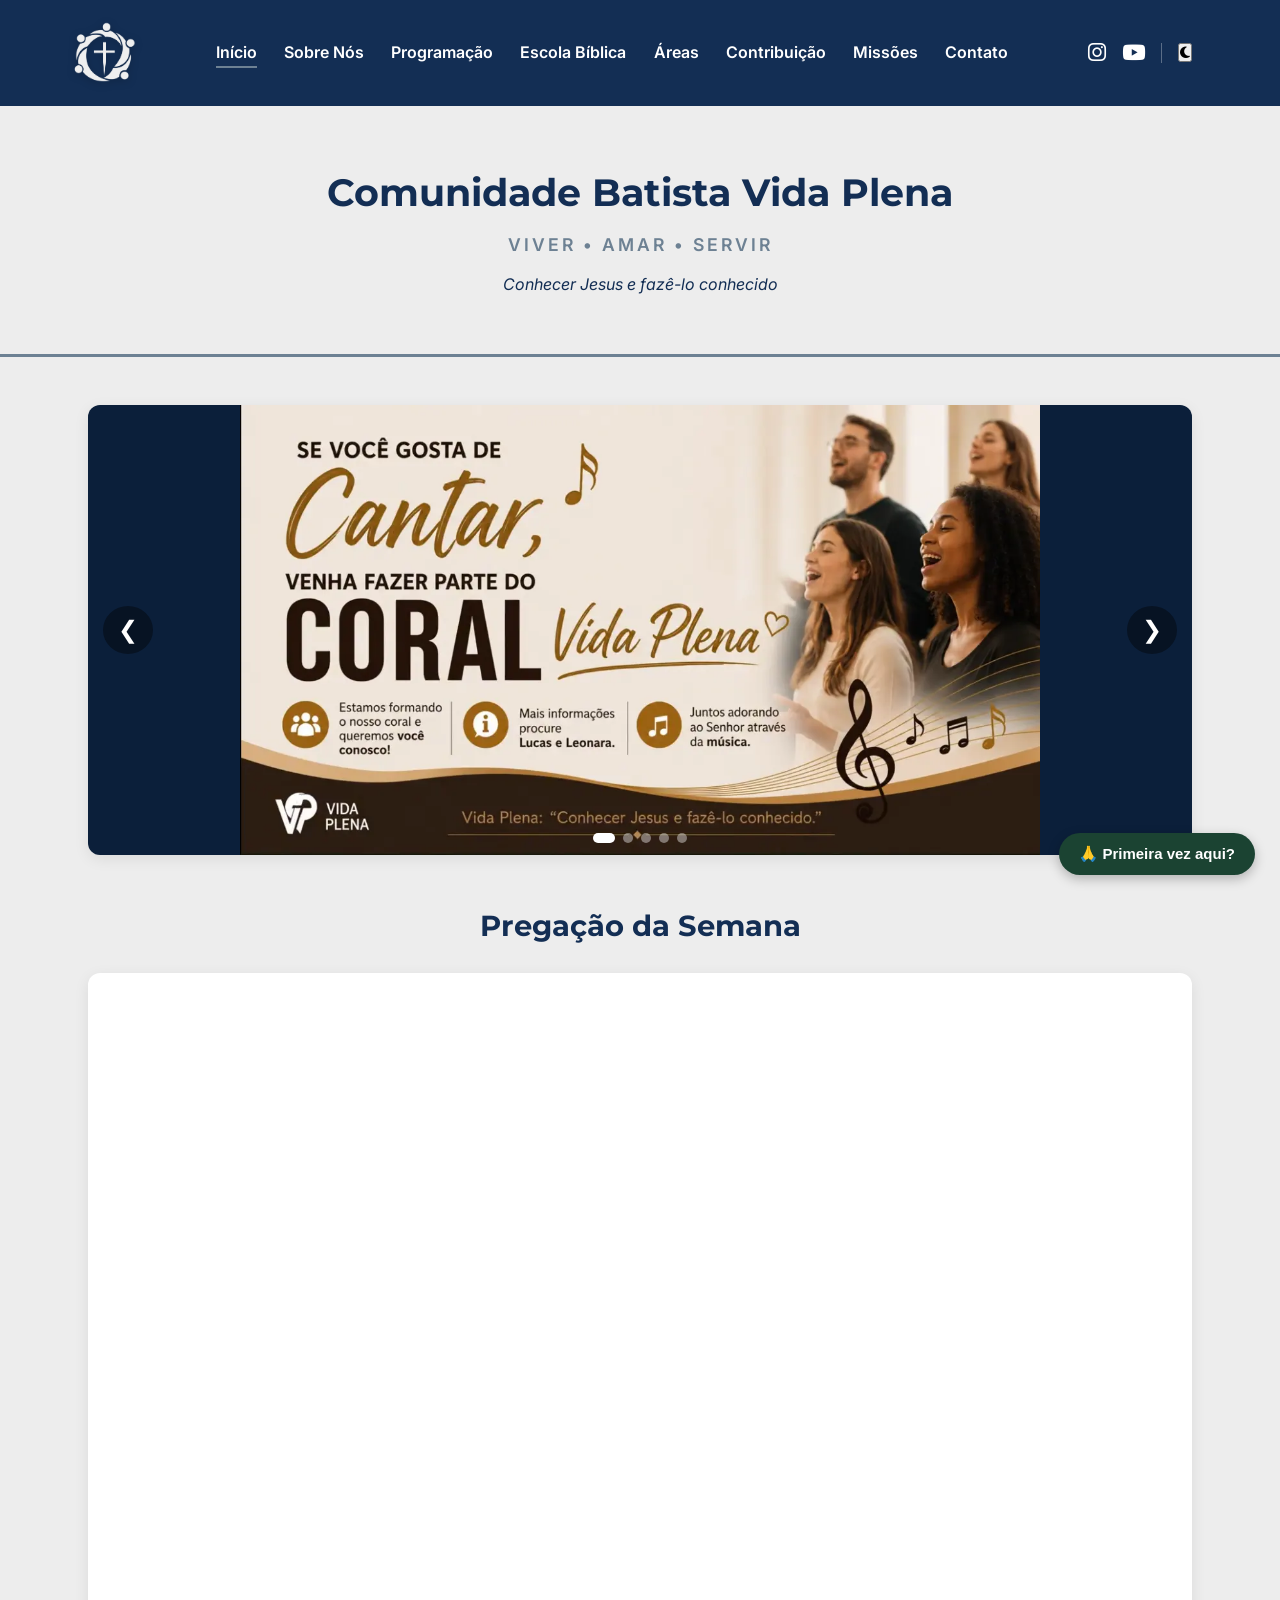
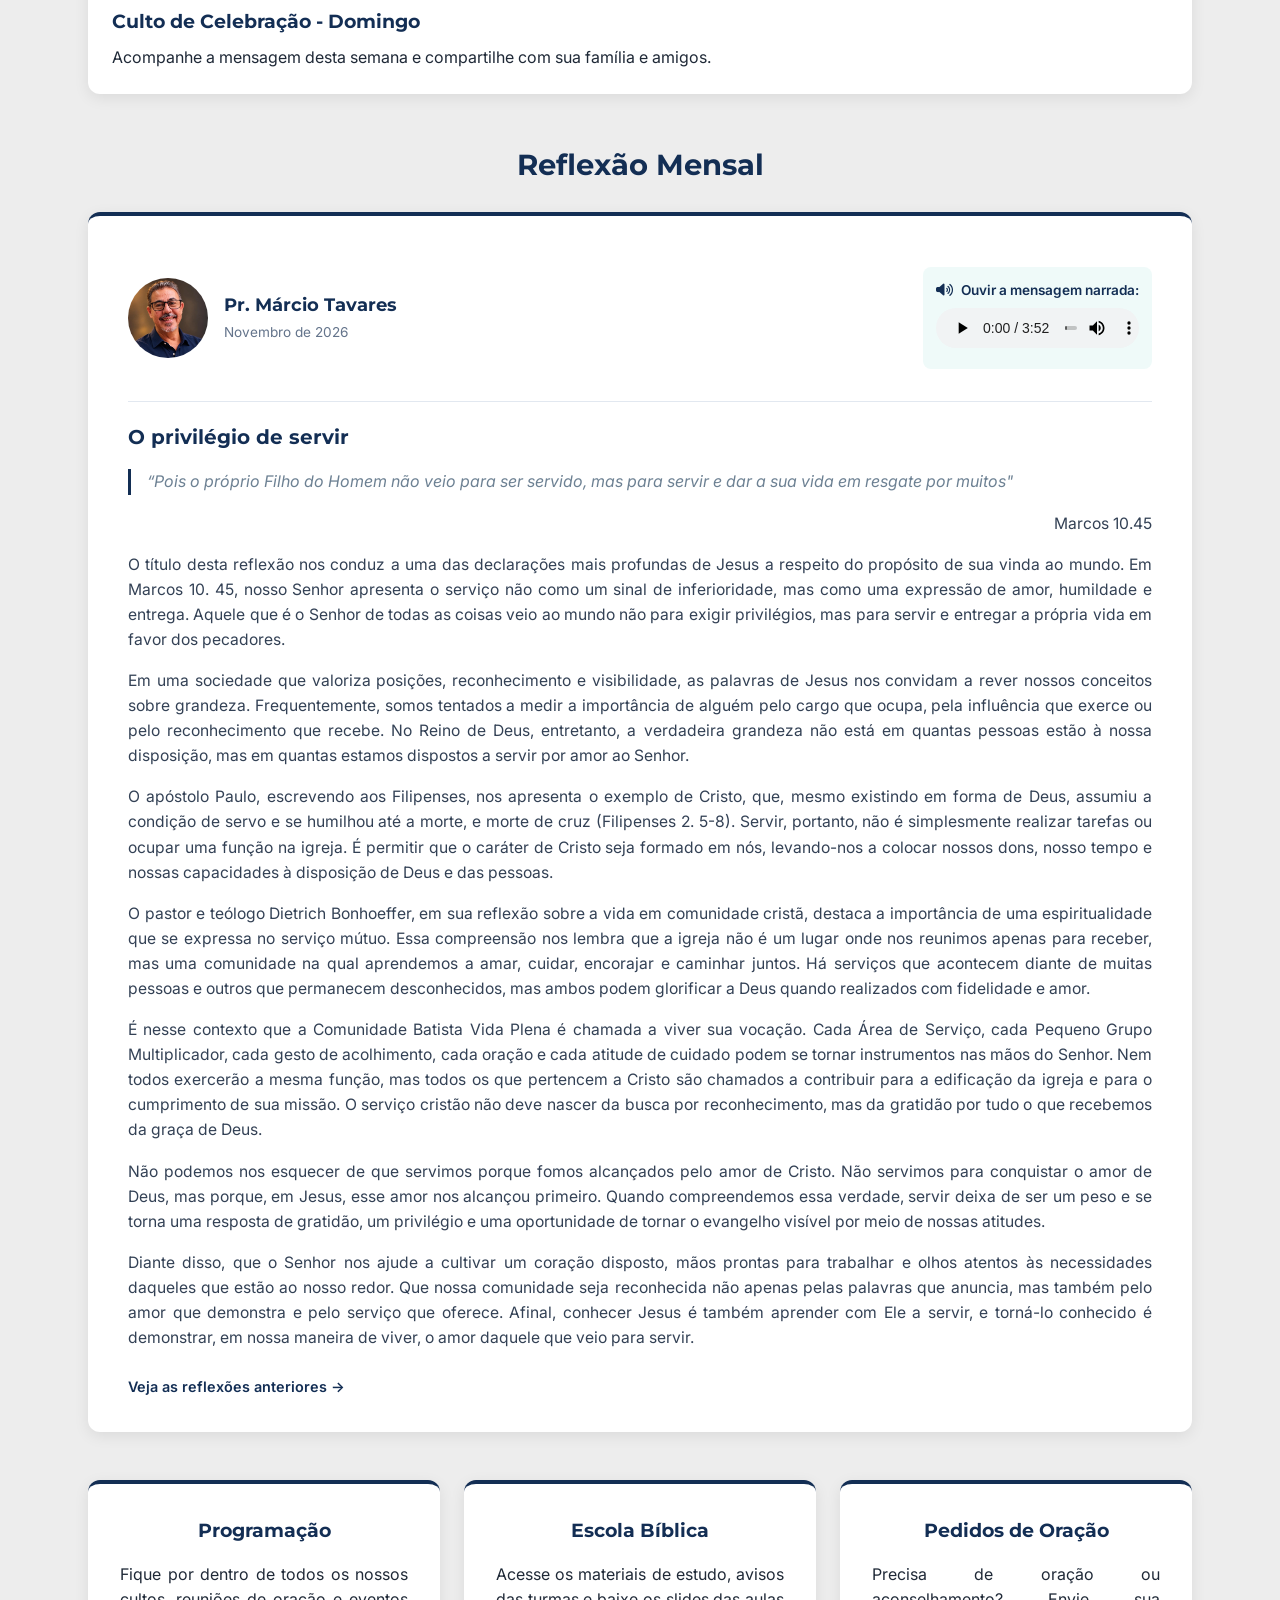
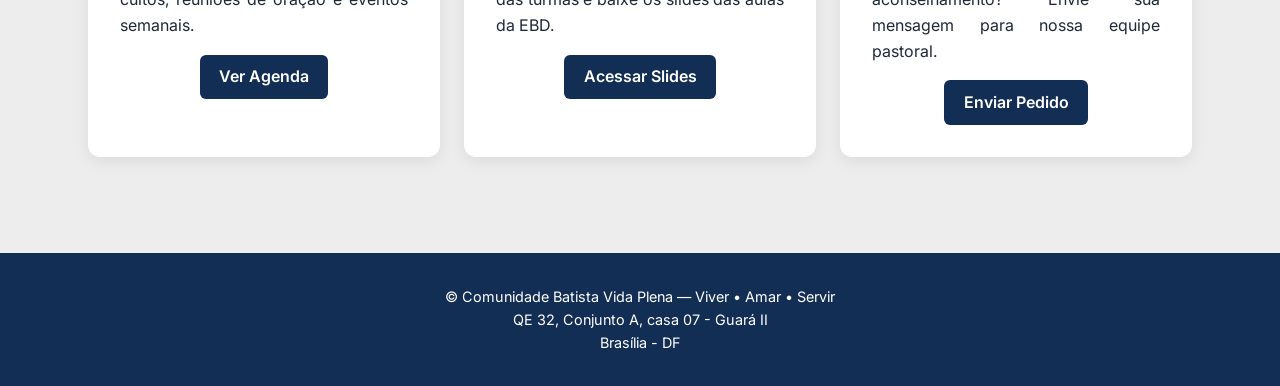
<file: index.html>
<!DOCTYPE html>
<html lang="pt-BR">
<head>
  <!-- Google tag (gtag.js) -->
<script async src="https://www.googletagmanager.com/gtag/js?id=G-W4WCCYMB54"></script>
<script>
  window.dataLayer = window.dataLayer || [];
  function gtag(){dataLayer.push(arguments);}
  gtag('js', new Date());

  gtag('config', 'G-W4WCCYMB54');
</script>
  <meta charset="UTF-8">
  <meta name="viewport" content="width=device-width, initial-scale=1.0">
  <title>Comunidade Batista Vida Plena</title>
  <link rel="stylesheet" href="css/estilo.css">
  <!-- CSS Exclusivo para Celulares -->
  <link rel="stylesheet" href="css/mobile.css">
  <link rel="stylesheet" href="css/dark-theme.css">
  <!-- Ícones do Font Awesome -->
  <link rel="stylesheet" href="https://cdnjs.cloudflare.com/ajax/libs/font-awesome/6.5.1/css/all.min.css">
</head>
<body>

  <!-- CABEÇALHO / NAVEGAÇÃO -->
  <header class="header">
    <nav class="navbar">
      <a href="index.html" class="logo-container">
  <img src="imagem/logo-cinza.webp" alt="Comunidade Batista Vida Plena" class="logo-img">
</a>

      <div class="hamburger" id="menu-toggle">
        <span></span>
        <span></span>
        <span></span>
      </div>

      <ul class="nav-menu" id="nav-menu">
        <li><a href="index.html" class="nav-link active">Início</a></li>
        <li><a href="sobre.html" class="nav-link">Sobre Nós</a></li>
        <li><a href="programacao.html" class="nav-link">Programação</a></li>
        <li><a href="ebd.html" class="nav-link">Escola Bíblica</a></li>
        <li><a href="areas.html" class="nav-link">Áreas</a></li>
        <li><a href="contribuicao.html" class="nav-link">Contribuição</a></li>
        <li><a href="missoes.html" class="nav-link">Missões</a></li>
        <li><a href="contato.html" class="nav-link">Contato</a></li>
      </ul>
      <!-- ÍCONES DAS REDES SOCIAIS -->
      <div class="header-social">
        <a href="https://www.instagram.com/cbvidaplenadf" target="_blank" rel="noopener noreferrer" class="social-icon" title="Instagram">
          <i class="fa-brands fa-instagram"></i>
        </a>
        <a href="https://www.youtube.com/@CBVidaPlena" target="_blank" rel="noopener noreferrer" class="social-icon" title="YouTube">
          <i class="fa-brands fa-youtube"></i>
        </a>
        <!-- Divisória visual (barrinha vertical) -->
        <span class="divider"></span>
        <!-- Botão de Alternar Tema (No final) -->
        <button id="theme-toggle" class="btn-theme" aria-label="Alternar Tema">
        <i id="theme-icon" class="fa-solid fa-moon"></i>
        </button>
      </div>
    </nav>
    
  </header>

  <!-- BANNER HERO COM NOVO CONTRASTE -->
  <section class="hero">
    <h1>Comunidade Batista Vida Plena</h1>
    <p class="tagline">VIVER • AMAR • SERVIR</p>
    <p class="hero-subtext">Conhecer Jesus e fazê-lo conhecido</p>
  </section>

  <!-- CONTEÚDO PRINCIPAL -->
  <main class="container">

    <!-- CARROSSEL DE EVENTOS / AVISOS -->
    <div class="carousel-container">
      <div class="carousel-slide active">
       <img src="imagem/coral.webp" alt="Se você gosta de cantar, venha fazer parte do coral Vida Plena" class="slide-full-img">
      </div>

       <div class="carousel-slide">
        <img src="imagem/ebd.webp" alt="Escola bíblica - todos os domingos às 17h00, Venha aprender mais da palavra de Deus e crescer em fé e comunhão" class="slide-full-img">
      </div>

       <div class="carousel-slide">
        <img src="imagem/omf.webp" alt="Oferta missionaria de fé (OMF) - Cada um contribua segundo proposto no coração, não com tristeza ou por necessidade; porque Deus ama  quem dá com alegria (2 Corintios 9.7)" class="slide-full-img">
      </div>

       <div class="carousel-slide">
        <img src="imagem/ebd-adolescente.webp" alt="Ei, adolescente! Tem um lugar especial para você! Classe dos adolescentes na escola bíblica, te esperamos" class="slide-full-img">
      </div>

       <div class="carousel-slide">
        <img src="imagem/pgm.webp" alt="PGM (pequenos grupos) todas as terças-feiras" class="slide-full-img">
      </div>

      <!-- BOTÕES DE NAVEGAÇÃO (ANTERIOR / PRÓXIMO) -->
      <button class="carousel-btn prev" id="prevBtn" aria-label="Anterior">&#10094;</button>
      <button class="carousel-btn next" id="nextBtn" aria-label="Próximo">&#10095;</button>

      <!-- INDICADORES (PONTINHOS) -->
      <div class="carousel-dots" id="carouselDots"></div>
    </div>

    <!-- PREGAÇÃO DA SEMANA (YOUTUBE EMBED) -->
    <h2 class="section-title">Pregação da Semana</h2>
    <div class="video-card">
      <div class="video-responsive">
<iframe width="560" height="315" src="https://www.youtube.com/embed/OypLDDXcyq8?si=QsEZ9X9JqlRcDwQt&amp;start=1883" title="YouTube video player" allow="accelerometer; autoplay; clipboard-write; encrypted-media; gyroscope; picture-in-picture; web-share" referrerpolicy="strict-origin-when-cross-origin" allowfullscreen></iframe></div>    
        <div class="video-info">
        <h3>Culto de Celebração - Domingo</h3>
        <p>Acompanhe a mensagem desta semana e compartilhe com sua família e amigos.</p>
      </div>
    </div>

<!-- SEÇÃO: REFLEXÃO MENSAL -->
<section class="reflexao-section">
  <h2 class="section-title">Reflexão Mensal</h2>
  
  <div class="card-reflexao">
    <div class="reflexao-header">
      <div class="autor-info">
        <div class="autor-foto-container">
          <img id="reflexao-foto" src="imagem/logo-cinza.webp" alt="Foto do autor da reflexão" class="autor-foto">
        </div>
        <div>
          <h3 id="reflexao-autor" class="autor-nome">Comunidade Batista</h3>
          <span id="reflexao-data"></span>
        </div>
      </div>

      <!-- PLAYER DE ÁUDIO DA REFLEXÃO -->
<div class="reflexao-audio-container" style="margin: 1.2rem 0; padding: 0.8rem; background-color: rgba(50, 188, 173, 0.08); border-radius: 8px;">
  <p style="font-size: 0.85rem; font-weight: 600; margin-bottom: 0.4rem; display: flex; align-items: center; gap: 0.5rem; color: var(--color-primary);">
    <i class="fas fa-volume-up"></i> Ouvir a mensagem narrada:
  </p>
  <audio id="reflexao-player" controls style="width: 100%; height: 40px; border-radius: 6px;">
    Seu navegador não suporta o reprodutor de áudio.
  </audio>
</div>
    </div>

    <h3 id="reflexao-titulo">Carregando</h3>
    
    <blockquote id="reflexao-verso"></blockquote>

    <div id="reflexao-texto"></div>

    <a href="historico-reflexoes.html" class="link-lideranca">Veja as reflexões anteriores &rarr;</a>
  </div>
</section>

    <!-- ACESSO RÁPIDO PARA OUTRAS SEÇÕES -->
    <div class="grid-cards">
      
      <div class="card">
        <h3>Programação</h3>
        <p>Fique por dentro de todos os nossos cultos, reuniões de oração e eventos semanais.</p>
        <a href="programacao.html" class="btn-card">Ver Agenda</a>
      </div>

      <div class="card">
        <h3>Escola Bíblica</h3>
        <p>Acesse os materiais de estudo, avisos das turmas e baixe os slides das aulas da EBD.</p>
        <a href="ebd.html" class="btn-card">Acessar Slides</a>
      </div>

      <div class="card">
        <h3>Pedidos de Oração</h3>
        <p>Precisa de oração ou aconselhamento? Envie sua mensagem para nossa equipe pastoral.</p>
        <a href="contato.html" class="btn-card">Enviar Pedido</a>
      </div>

    </div>

  </main>

  <!-- RODAPÉ -->
  <footer class="footer">
    <p>&copy; Comunidade Batista Vida Plena — Viver • Amar • Servir</p>
    <p>QE 32, Conjunto A, casa 07 - Guará II</p>
    <p>Brasília - DF</p>
  </footer>

<!-- Botão Flutuante do Cartão de Conexão -->
<button id="btn-conexao-flutuante" onclick="abrirCartaoConexao()">
  <span>🙏 Primeira vez aqui?</span>
</button>

<!-- Modal do Cartão de Conexão -->
<div id="modal-cartao-conexao" class="modal-conexao-overlay">
  <div class="modal-conexao-content">
    <button class="fechar-modal" onclick="fecharCartaoConexao()">&times;</button>
    
    <h3>Cartão de Conexão</h3>
    <p>Que alegria ter você conosco! Deixe seus dados para darmos as boas-vindas.</p>
    
    <form id="form-conexao" onsubmit="enviarCartaoConexao(event)">
      <div class="campo-conexao">
        <label for="nome-visitante">Seu Nome:</label>
        <input type="text" id="nome-visitante" placeholder="Digite seu nome completo" required>
      </div>

      <div class="campo-conexao">
        <label for="tel-visitante">Seu WhatsApp:</label>
        <input type="tel" id="tel-visitante" placeholder="(00) 00000-0000" required>
      </div>

      <div class="campo-conexao">
        <label for="pedido-oracao">Gostaria de um pedido de oração?</label>
        <textarea id="pedido-oracao" rows="3" placeholder="Escreva aqui (opcional)"></textarea>
      </div>

      <button type="submit" class="btn-enviar-conexao">Enviar no WhatsApp</button>
    </form>
  </div>
</div>

 <!-- SCRIPT EXTERNO UNIFICADO -->
    <script src="js/texto-reflexoes.js"></script>
   <script src="js/theme.js"></script>
   <script src="js/script.js"></script>

</body>
</html>
</file>
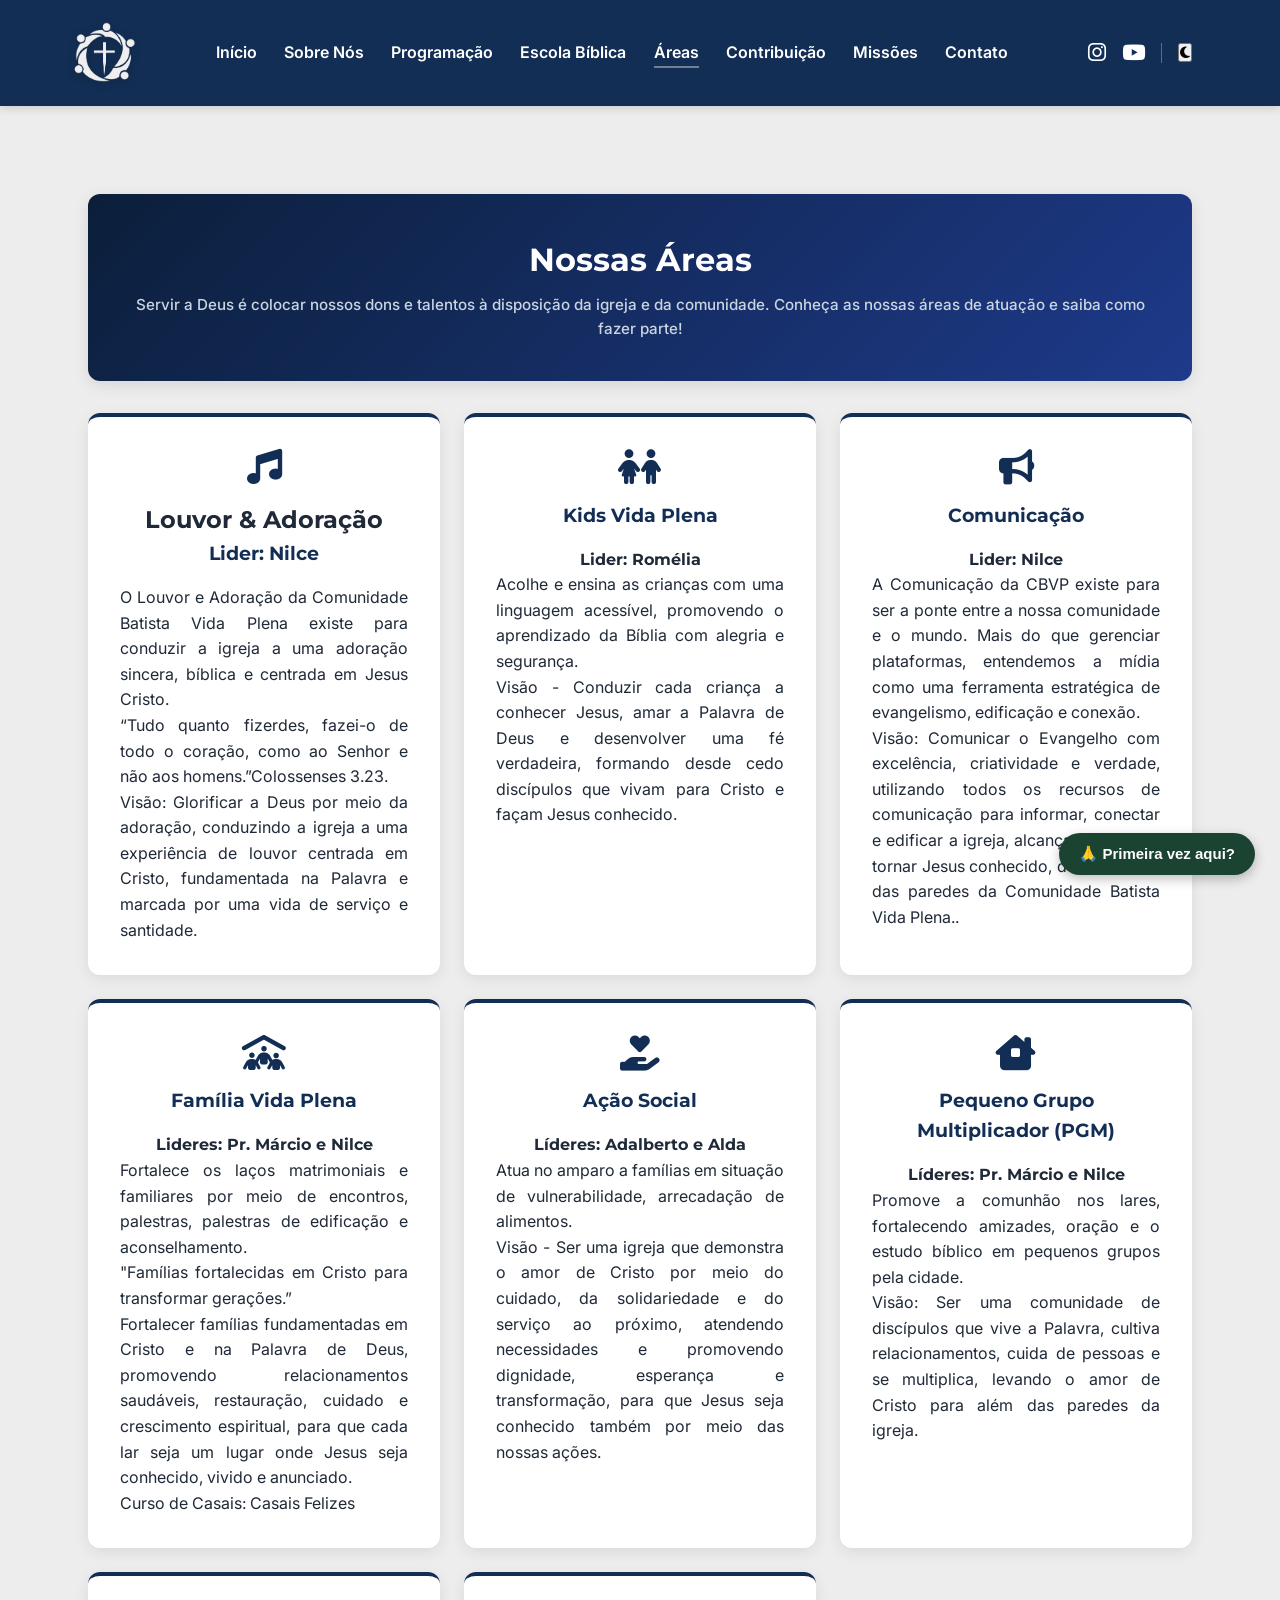
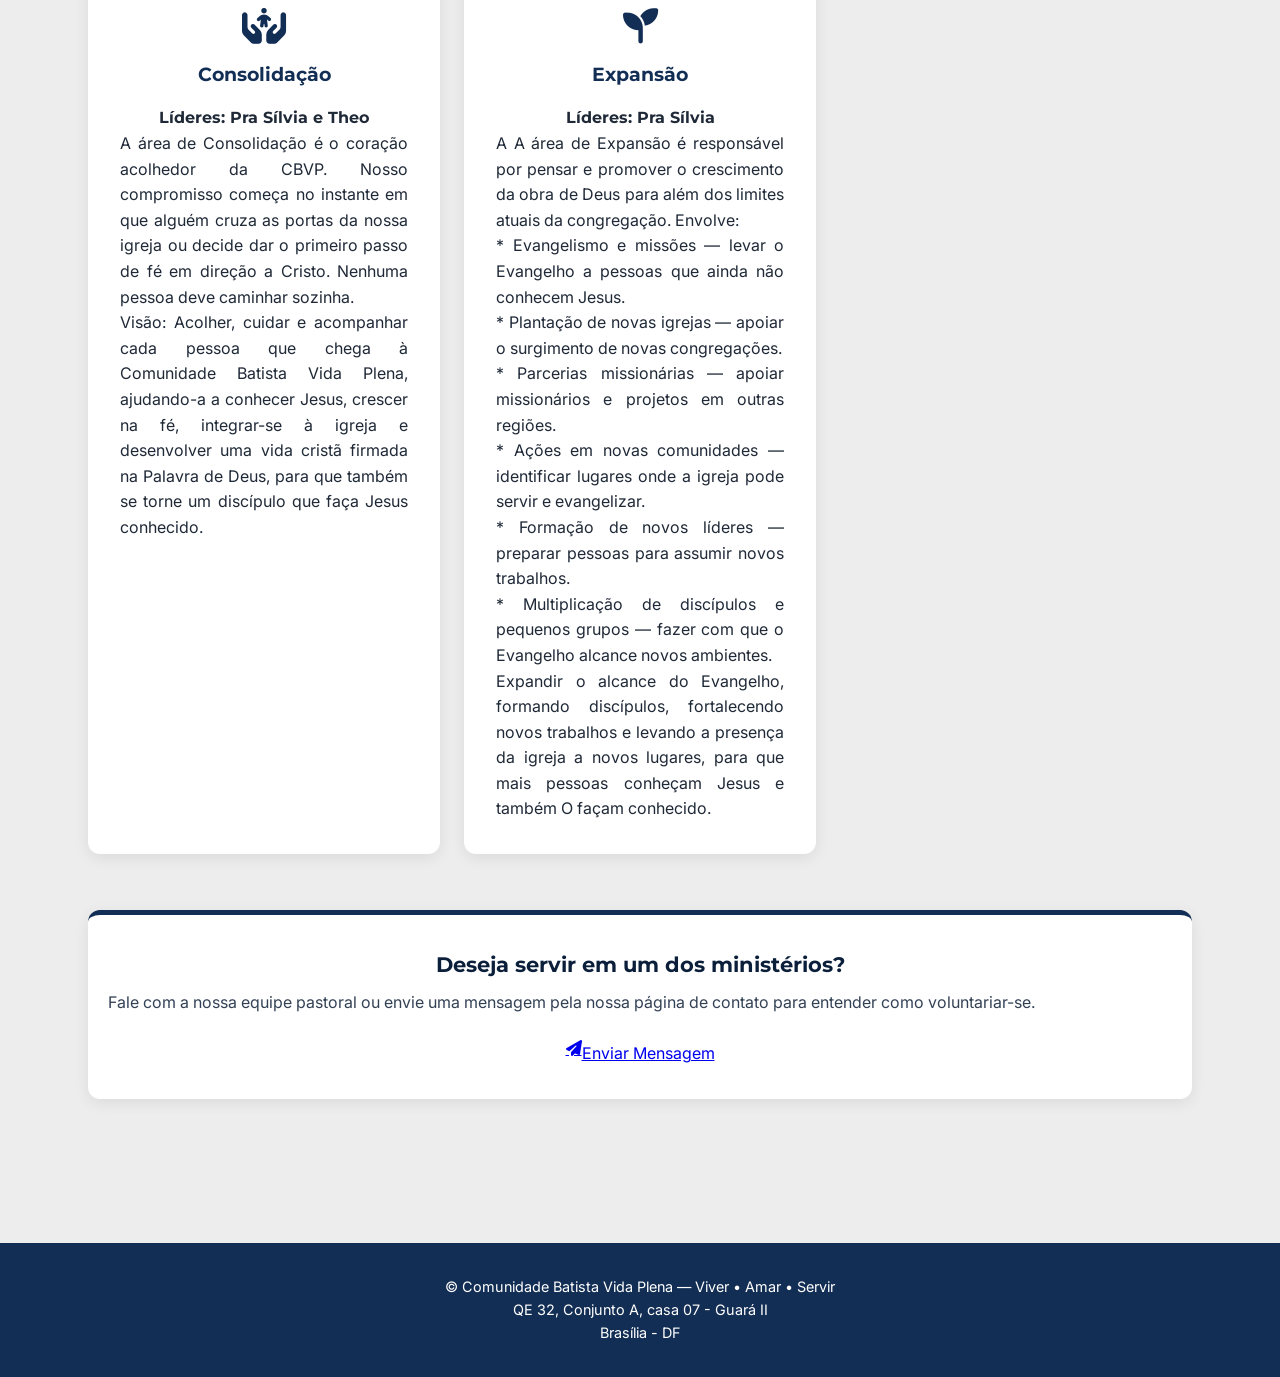
<file: areas.html>
<!DOCTYPE html>
<html lang="pt-BR">
<head>
  <!-- Google tag (gtag.js) -->
<script async src="https://www.googletagmanager.com/gtag/js?id=G-W4WCCYMB54"></script>
<script>
  window.dataLayer = window.dataLayer || [];
  function gtag(){dataLayer.push(arguments);}
  gtag('js', new Date());

  gtag('config', 'G-W4WCCYMB54');
</script>
  <meta charset="UTF-8">
  <meta name="viewport" content="width=device-width, initial-scale=1.0">
  <title>Áreas - Comunidade Batista Vida Plena</title>
  <link rel="stylesheet" href="css/estilo.css">
  <!-- CSS Exclusivo para Celulares -->
  <link rel="stylesheet" href="css/mobile.css">
  <link rel="stylesheet" href="css/dark-theme.css">
  <!-- Ícones do Font Awesome -->
  <link rel="stylesheet" href="https://cdnjs.cloudflare.com/ajax/libs/font-awesome/6.5.1/css/all.min.css">
</head>
<body>

  <!-- CABEÇALHO / NAVEGAÇÃO -->
  <header class="header">
    <nav class="navbar">
      <a href="index.html" class="logo-container">
        <img src="imagem/logo-cinza.webp" alt="Comunidade Batista Vida Plena" class="logo-img">
      </a>

      <div class="hamburger" id="menu-toggle">
        <span></span>
        <span></span>
        <span></span>
      </div>

      <ul class="nav-menu" id="nav-menu">
        <li><a href="index.html" class="nav-link">Início</a></li>
        <li><a href="sobre.html" class="nav-link">Sobre Nós</a></li>
        <li><a href="programacao.html" class="nav-link">Programação</a></li>
        <li><a href="ebd.html" class="nav-link">Escola Bíblica</a></li>
        <li><a href="areas.html" class="nav-link active">Áreas</a></li>
        <li><a href="contribuicao.html" class="nav-link">Contribuição</a></li>
        <li><a href="missoes.html" class="nav-link">Missões</a></li>
        <li><a href="contato.html" class="nav-link">Contato</a></li>
      </ul>

      <div class="header-social">
        <a href="https://www.instagram.com/cbvidaplenadf" target="_blank" rel="noopener noreferrer" class="social-icon" title="Instagram">
          <i class="fa-brands fa-instagram"></i>
        </a>
        <a href="https://www.youtube.com/@CBVidaPlena" target="_blank" rel="noopener noreferrer" class="social-icon" title="YouTube">
          <i class="fa-brands fa-youtube"></i>
        </a>
        <!-- Divisória visual (barrinha vertical) -->
        <span class="divider"></span>
        <!-- Botão de Alternar Tema (No final) -->
        <button id="theme-toggle" class="btn-theme" aria-label="Alternar Tema">
        <i id="theme-icon" class="fa-solid fa-moon"></i>
        </button>
       </div>
    </nav>
  </header>

  <!-- CONTEÚDO PRINCIPAL -->
  <main class="container" style="margin-top: 2.5rem;">

    <!-- BANNER DE APRESENTAÇÃO -->
    <div class="ebd-intro-banner">
      <h1 style="text-align: center;">Nossas Áreas</h1>
      <p>Servir a Deus é colocar nossos dons e talentos à disposição da igreja e da comunidade. Conheça as nossas áreas de atuação e saiba como fazer parte!</p>
    </div>

    <!-- GRID DE ÁREAS-->
    <div class="grid-cards" style="margin-bottom: 3.5rem;">

      <!-- Louvor -->
      <div class="card ministry-card">
        <i class="fa-solid fa-music icon-card"></i>
        <h2>Louvor & Adoração</h2>
        <h3>Lider: Nilce</h3>
        <p>O Louvor e Adoração da Comunidade Batista Vida Plena existe para conduzir a igreja a uma adoração sincera, bíblica e centrada em Jesus Cristo.
         <p>“Tudo quanto fizerdes, fazei-o de todo o coração, como ao Senhor e não aos homens.”Colossenses 3.23.</p>
        <p>Visão: Glorificar a Deus por meio da adoração, conduzindo a igreja a uma experiência de louvor centrada em Cristo, fundamentada na Palavra e marcada por uma vida de serviço e santidade. </p>
      </div>

      <!-- Kids -->
      <div class="card ministry-card">
        <i class="fa-solid fa-children icon-card"></i>
        <h3>Kids Vida Plena</h3>
        <h4>Lider: Romélia</h4>
        <p>Acolhe e ensina as crianças com uma linguagem acessível, promovendo o aprendizado da Bíblia com alegria e segurança.</p>
        <p>Visão - Conduzir cada criança a conhecer Jesus, amar a Palavra de Deus e desenvolver uma fé verdadeira, formando desde cedo discípulos que vivam para Cristo e façam Jesus conhecido.</p>
      </div>

      <!-- Comunicação -->
      <div class="card ministry-card">
        <i class="fa-solid fa-bullhorn icon-card"></i>
        <h3>Comunicação</h3>
        <h4>Lider: Nilce</h4>
        <p>A Comunicação da CBVP existe para ser a ponte entre a nossa comunidade e o mundo. Mais do que gerenciar plataformas, entendemos a mídia como uma ferramenta estratégica de evangelismo, edificação e conexão.</p>
        <p>Visão: Comunicar o Evangelho com excelência, criatividade e verdade, utilizando todos os recursos de comunicação para informar, conectar e edificar a igreja, alcançar pessoas e tornar Jesus conhecido, dentro e além das paredes da Comunidade Batista Vida Plena..</p>
      </div>

      <!--Familias -->
      <div class="card ministry-card">
        <i class="fa-solid fa-people-roof icon-card"></i>
        <h3>Família Vida Plena</h3>
        <h4>Lideres: Pr. Márcio e Nilce</h4>
        <p>Fortalece os laços matrimoniais e familiares por meio de encontros, palestras, palestras de edificação e aconselhamento.</p>
        <p>"Famílias fortalecidas em Cristo para transformar gerações.”</p>

        <p>Fortalecer famílias fundamentadas em Cristo e na Palavra de Deus, promovendo relacionamentos saudáveis, restauração, cuidado e crescimento espiritual, para que cada lar seja um lugar onde Jesus seja conhecido, vivido e anunciado.</P>
         <p>Curso de Casais: Casais Felizes</p>
      </div>

      <!-- Ação Social -->
      <div class="card ministry-card">
        <i class="fa-solid fa-hand-holding-heart icon-card"></i>
        <h3>Ação Social</h3>
        <h4>Líderes: Adalberto e Alda</h4>
        <p>Atua no amparo a famílias em situação de vulnerabilidade, arrecadação de alimentos.</p>
        <p>Visão - Ser uma igreja que demonstra o amor de Cristo por meio do cuidado, da solidariedade e do serviço ao próximo, atendendo necessidades e promovendo dignidade, esperança e transformação, para que Jesus seja conhecido também por meio das nossas ações.</p>
      </div>

      <!-- Pequenos Grupos / Células -->
      <div class="card ministry-card">
        <i class="fa-solid fa-house-chimney-window icon-card"></i>
        <h3>Pequeno Grupo Multiplicador (PGM)</h3>
        <h4>Líderes: Pr. Márcio e Nilce</h4>
        <p>Promove a comunhão nos lares, fortalecendo amizades, oração e o estudo bíblico em pequenos grupos pela cidade.</p>
        <p>Visão: Ser uma comunidade de discípulos que vive a Palavra, cultiva relacionamentos, cuida de pessoas e se multiplica, levando o amor de Cristo para além das paredes da igreja.</p>
      </div>
      <!-- Consolidação -->
      <div class="card ministry-card">
        <i class="fa-solid fa-hands-holding-child icon-card"></i>
        <h3>Consolidação</h3>
        <h4>Líderes: Pra Sílvia e Theo</h4>
        <p>A área de Consolidação é o coração acolhedor da CBVP. Nosso compromisso começa no instante em que alguém cruza as portas da nossa igreja ou decide dar o primeiro passo de fé em direção a Cristo. Nenhuma pessoa deve caminhar sozinha.</p>
                <p>Visão: Acolher, cuidar e acompanhar cada pessoa que chega à Comunidade Batista Vida Plena, ajudando-a a conhecer Jesus, crescer na fé, integrar-se à igreja e desenvolver uma vida cristã firmada na Palavra de Deus, para que também se torne um discípulo que faça Jesus conhecido.</p>
      </div>
      <!-- Expansão -->
      <div class="card ministry-card">
        <i class="fa-solid fa-seedling icon-card"></i>
        <h3>Expansão</h3>
        <h4>Líderes: Pra Sílvia</h4>
        <p>A A área de Expansão é responsável por pensar e promover o crescimento da obra de Deus para além dos limites atuais da congregação. Envolve: 
         <p>* Evangelismo e missões — levar o Evangelho a pessoas que ainda não conhecem Jesus.</p>
           <p>* Plantação de novas igrejas — apoiar o surgimento de novas congregações.</p>
           <p>* Parcerias missionárias — apoiar missionários e projetos em outras regiões.</p>
           <p>* Ações em novas comunidades — identificar lugares onde a igreja pode servir e evangelizar.</p>
           <p>* Formação de novos líderes — preparar pessoas para assumir novos trabalhos.</p>
           <p>* Multiplicação de discípulos e pequenos grupos — fazer com que o Evangelho alcance novos ambientes.</p>
        <p>Expandir o alcance do Evangelho, formando discípulos, fortalecendo novos trabalhos e levando a presença da igreja a novos lugares, para que mais pessoas conheçam Jesus e também O façam conhecido.</p>
      </div>

    </div>

    <!-- CHAMADA PARA AÇÃO (VOLUNTARIADO) -->
    <div class="history-card" style="text-align: center; border-left-color: #0b1f3a;">
      <h3 style="color: #0b1f3a; margin-bottom: 0.5rem; font-size: 1.3rem;">Deseja servir em um dos ministérios?</h3>
      <p style="margin-bottom: 1.2rem;">Fale com a nossa equipe pastoral ou envie uma mensagem pela nossa página de contato para entender como voluntariar-se.</p>
      <a href="contato.html" class="btn-download" style="display: inline-flex; width: auto;">
        <i class="fa-solid fa-paper-plane"></i> Enviar Mensagem
      </a>
    </div>

  </main>

  <!-- RODAPÉ -->
  <footer class="footer">
    <p>&copy; Comunidade Batista Vida Plena — Viver • Amar • Servir</p>
    <p>QE 32, Conjunto A, casa 07 - Guará II</p>
    <p>Brasília - DF</p>
  </footer>

<!-- Botão Flutuante do Cartão de Conexão -->
<button id="btn-conexao-flutuante" onclick="abrirCartaoConexao()">
  <span>🙏 Primeira vez aqui?</span>
</button>

<!-- Modal do Cartão de Conexão -->
<div id="modal-cartao-conexao" class="modal-conexao-overlay">
  <div class="modal-conexao-content">
    <button class="fechar-modal" onclick="fecharCartaoConexao()">&times;</button>
    
    <h3>Cartão de Conexão</h3>
    <p>Que alegria ter você conosco! Deixe seus dados para darmos as boas-vindas.</p>
    
    <form id="form-conexao" onsubmit="enviarCartaoConexao(event)">
      <div class="campo-conexao">
        <label for="nome-visitante">Seu Nome:</label>
        <input type="text" id="nome-visitante" placeholder="Digite seu nome completo" required>
      </div>

      <div class="campo-conexao">
        <label for="tel-visitante">Seu WhatsApp:</label>
        <input type="tel" id="tel-visitante" placeholder="(00) 00000-0000" required>
      </div>

      <div class="campo-conexao">
        <label for="pedido-oracao">Gostaria de um pedido de oração?</label>
        <textarea id="pedido-oracao" rows="3" placeholder="Escreva aqui (opcional)"></textarea>
      </div>

      <button type="submit" class="btn-enviar-conexao">Enviar no WhatsApp</button>
    </form>
  </div>
</div>
  
  <script src="js/theme.js"></script>
  <script src="js/script.js"></script>
 
</body>
</html>
</file>
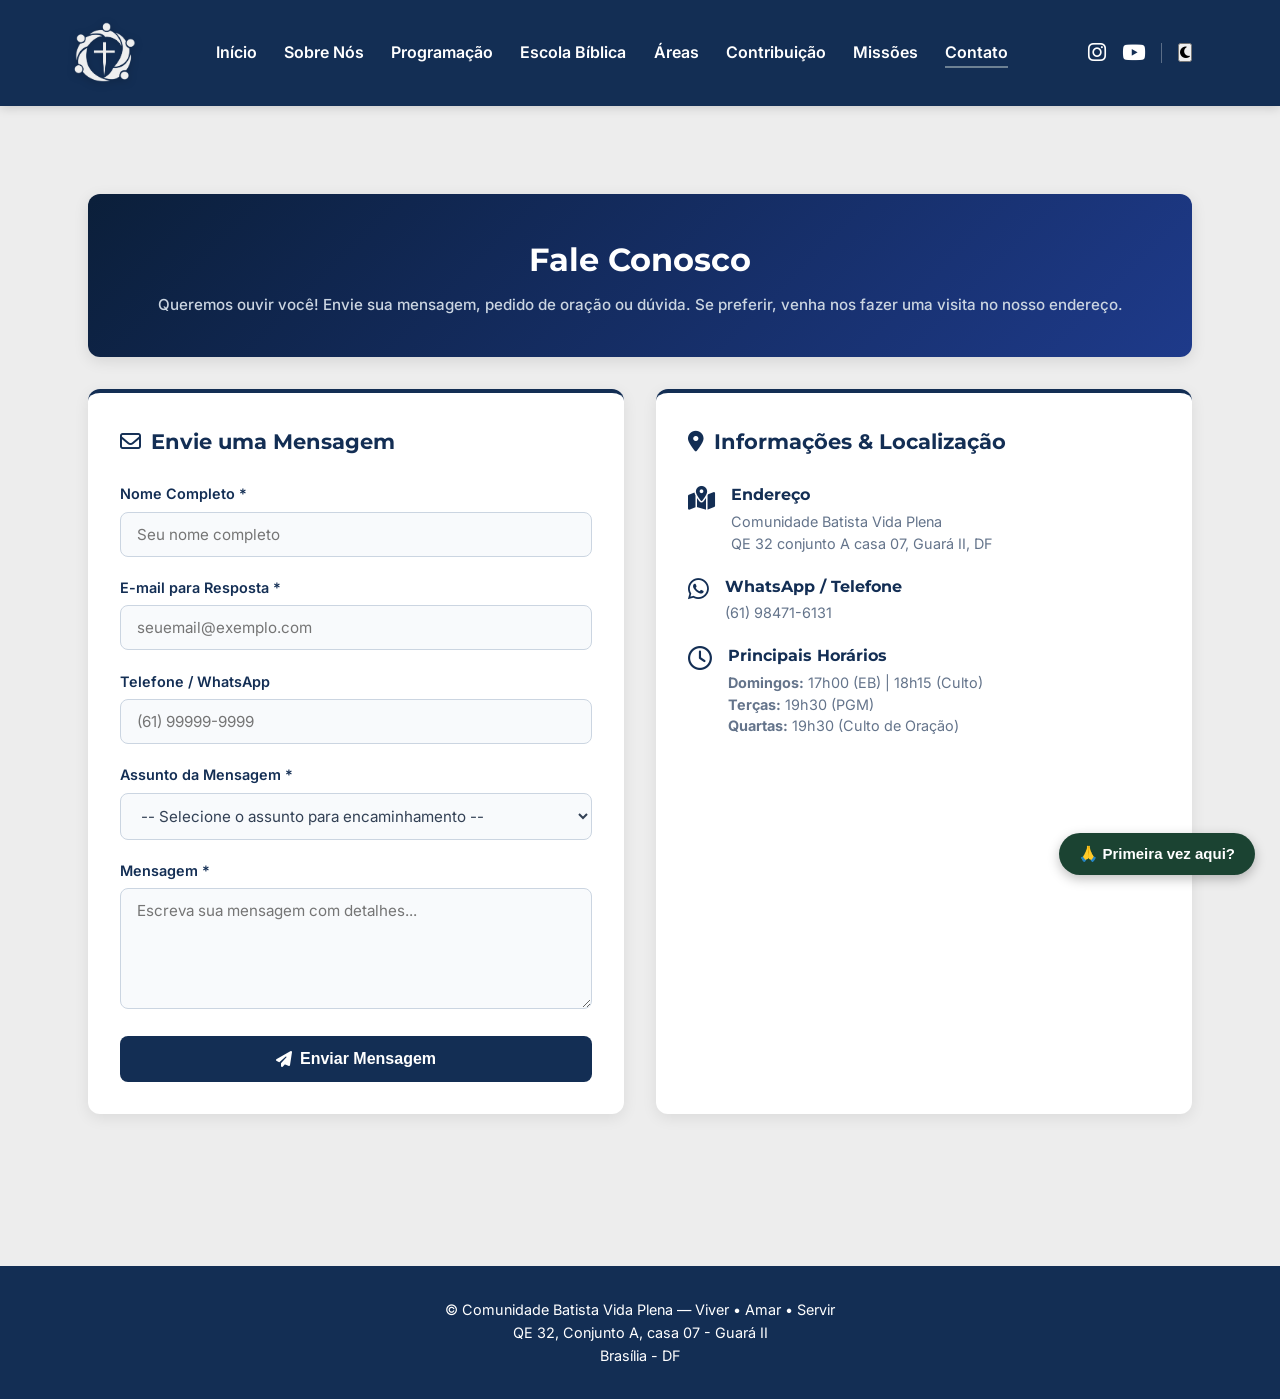
<file: contato.html>
<!DOCTYPE html>
<html lang="pt-BR">
<head>
  <!-- Google tag (gtag.js) -->
<script async src="https://www.googletagmanager.com/gtag/js?id=G-W4WCCYMB54"></script>
<script>
  window.dataLayer = window.dataLayer || [];
  function gtag(){dataLayer.push(arguments);}
  gtag('js', new Date());

  gtag('config', 'G-W4WCCYMB54');
</script>
  <meta charset="UTF-8">
  <meta name="viewport" content="width=device-width, initial-scale=1.0">
  <title>Contato & Localização - Comunidade Batista Vida Plena</title>
  <link rel="stylesheet" href="css/estilo.css">
  <link rel="stylesheet" href="css/mobile.css">
  <link rel="stylesheet" href="css/dark-theme.css">
  <!-- Ícones do Font Awesome -->
  <link rel="stylesheet" href="https://cdnjs.cloudflare.com/ajax/libs/font-awesome/6.5.1/css/all.min.css">
</head>
<body>

  <!-- CABEÇALHO / NAVEGAÇÃO -->
  <header class="header">
    <nav class="navbar">
      <a href="index.html" class="logo-container">
        <img src="imagem/logo-cinza.webp" alt="Comunidade Batista Vida Plena" class="logo-img">
      </a>

      <div class="hamburger" id="menu-toggle">
       <span></span>
       <span></span>
       <span></span>
      </div>

      <ul class="nav-menu" id="nav-menu">
        <li><a href="index.html" class="nav-link">Início</a></li>
        <li><a href="sobre.html" class="nav-link">Sobre Nós</a></li>
        <li><a href="programacao.html" class="nav-link">Programação</a></li>
        <li><a href="ebd.html" class="nav-link">Escola Bíblica</a></li>
        <li><a href="areas.html" class="nav-link">Áreas</a></li>
        <li><a href="contribuicao.html" class="nav-link">Contribuição</a></li>
        <li><a href="missoes.html" class="nav-link">Missões</a></li>
        <li><a href="contato.html" class="nav-link active">Contato</a></li>
      </ul>
      <div class="header-social">
        <a href="https://www.instagram.com/cbvidaplenadf" target="_blank" rel="noopener noreferrer" class="social-icon" title="Instagram">
          <i class="fa-brands fa-instagram"></i>
        </a>
        <a href="https://www.youtube.com/@CBVidaPlena" target="_blank" rel="noopener noreferrer" class="social-icon" title="YouTube">
          <i class="fa-brands fa-youtube"></i>
        </a>
        <!-- Divisória visual (barrinha vertical) -->
        <span class="divider"></span>
        <!-- Botão de Alternar Tema (No final) -->
        <button id="theme-toggle" class="btn-theme" aria-label="Alternar Tema">
        <i id="theme-icon" class="fa-solid fa-moon"></i>
        </button>
      </div>
    </nav>
  </header>

  <!-- CONTEÚDO PRINCIPAL -->
  <main class="container" style="margin-top: 2.5rem;">

    <!-- BANNER DE APRESENTAÇÃO -->
    <div class="ebd-intro-banner">
      <h1 style="text-align: center;">Fale Conosco</h1>
      <p>Queremos ouvir você! Envie sua mensagem, pedido de oração ou dúvida. Se preferir, venha nos fazer uma visita no nosso endereço.</p>
    </div>

    <!-- GRID DE CONTATO (FORMULÁRIO + INFORMAÇÕES) -->
    <div class="contact-grid" style="margin-bottom: 3.5rem;">

      <!-- COLUNA 1: FORMULÁRIO -->
      <div class="contact-card">
        <h2 class="contact-title"><i class="fa-regular fa-envelope"></i> Envie uma Mensagem</h2>
        
        <form class="contact-form" action="https://formspree.io/f/mrpbnjwg" method="POST">
  <div class="form-group">
    <label for="nome">Nome Completo *</label>
    <input type="text" id="nome" name="nome" placeholder="Seu nome completo" required>
  </div>

  <div class="form-group">
    <label for="email">E-mail para Resposta *</label>
    <input type="email" id="email" name="email" placeholder="seuemail@exemplo.com" required>
  </div>

  <div class="form-group">
    <label for="telefone">Telefone / WhatsApp</label>
    <input type="tel" id="telefone" name="telefone" placeholder="(61) 99999-9999">
  </div>

  <!-- CAMPO OBRIGATÓRIO DE TRIAGEM DE ASSUNTO -->
  <div class="form-group">
    <label for="assunto">Assunto da Mensagem *</label>
    <select id="assunto" name="assunto" required>
      <option value="" disabled selected>-- Selecione o assunto para encaminhamento --</option>
      <option value="oracao">Pedido de Oração</option>
      <option value="aconselhamento">Pedido de Aconselhamento Pastoral</option>
      <option value="acao-social">Ação Social & Acolhimento</option>
       <option value="inscricao">Inscrição em eventos</option>
      <option value="secretaria">Dúvidas / Informações Gerais (Secretaria)</option>
      <option value="voluntariado">Quero Servir em um Ministério</option>
      <option value="outro">Outros Assuntos</option>
    </select>
  </div>

  <div class="form-group">
    <label for="mensagem">Mensagem *</label>
    <textarea id="mensagem" name="mensagem" rows="5" placeholder="Escreva sua mensagem com detalhes..." required></textarea>
  </div>

  <button type="submit" class="btn-submit">
    <i class="fa-solid fa-paper-plane"></i> Enviar Mensagem
  </button>
</form>
      </div>

      <!-- COLUNA 2: INFORMAÇÕES & ENDEREÇO -->
      <div class="contact-card">
        <h3 class="contact-title"><i class="fa-solid fa-location-dot"></i> Informações & Localização</h3>
        
        <div class="info-item">
          <i class="fa-solid fa-map-location-dot info-icon"></i>
          <div>
            <h4>Endereço</h4>
            <p>Comunidade Batista Vida Plena<br>QE 32 conjunto A casa 07, Guará II, DF</p>
          </div>
        </div>

        <div class="info-item">
          <i class="fa-brands fa-whatsapp info-icon"></i>
          <div>
            <h4>WhatsApp / Telefone</h4>
            <p>(61) 98471-6131</p>
          </div>
        </div>

        <div class="info-item">
          <i class="fa-regular fa-clock info-icon"></i>
          <div>
            <h4>Principais Horários</h4>
            <p><strong>Domingos:</strong> 17h00 (EB) | 18h15 (Culto)<br>
               <strong>Terças:</strong> 19h30 (PGM)<br>
               <strong>Quartas:</strong> 19h30 (Culto de Oração)</p>
          </div>
        </div>

        <!-- MAPA DO GOOGLE MAPS (Guará II - DF) -->
        <div class="map-container" style="margin-top: 1.5rem;">
          <iframe 
            src="https://www.google.com/maps/embed?pb=!1m18!1m12!1m3!1d3838.487820123!2d-47.9825!3d-15.8236!2m3!1f0!0f0!3f0!3m2!1i1024!2i768!4f13.1!3m3!1m2!1s0x935a31e8c1234567%3A0x123456789abcdef!2sQE%2032%20Conjunto%20A%20-%20Guar%C3%A1%20II%2C%20Bras%C3%ADlia%20-%20DF!5e0!3m2!1spt-BR!2sbr!4v1700000000000!5m2!1spt-BR!2sbr" 
            style=" width:100%; height:220px;  border:0; border-radius: 8px;" 
            allowfullscreen="" 
            loading="lazy" 
            referrerpolicy="no-referrer-when-downgrade">
          </iframe>
        </div>
      </div>
   </div>
  </main>

  <!-- RODAPÉ -->
  <footer class="footer">
    <p>&copy; Comunidade Batista Vida Plena — Viver • Amar • Servir</p>
    <p>QE 32, Conjunto A, casa 07 - Guará II</p>
    <p>Brasília - DF</p>
  </footer>

<!-- Botão Flutuante do Cartão de Conexão -->
<button id="btn-conexao-flutuante" onclick="abrirCartaoConexao()">
  <span>🙏 Primeira vez aqui?</span>
</button>

<!-- Modal do Cartão de Conexão -->
<div id="modal-cartao-conexao" class="modal-conexao-overlay">
  <div class="modal-conexao-content">
    <button class="fechar-modal" onclick="fecharCartaoConexao()">&times;</button>
    
    <h3>Cartão de Conexão</h3>
    <p>Que alegria ter você conosco! Deixe seus dados para darmos as boas-vindas.</p>
    
    <form id="form-conexao" onsubmit="enviarCartaoConexao(event)">
      <div class="campo-conexao">
        <label for="nome-visitante">Seu Nome:</label>
        <input type="text" id="nome-visitante" placeholder="Digite seu nome completo" required>
      </div>

      <div class="campo-conexao">
        <label for="tel-visitante">Seu WhatsApp:</label>
        <input type="tel" id="tel-visitante" placeholder="(00) 00000-0000" required>
      </div>

      <div class="campo-conexao">
        <label for="pedido-oracao">Gostaria de um pedido de oração?</label>
        <textarea id="pedido-oracao" rows="3" placeholder="Escreva aqui (opcional)"></textarea>
      </div>

      <button type="submit" class="btn-enviar-conexao">Enviar no WhatsApp</button>
    </form>
  </div>
</div>

  <!-- SCRIPT EXTERNO UNIFICADO -->
  <script src="js/theme.js"></script>
  <script src="js/script.js"></script>
  

</body>
</html>
</file>
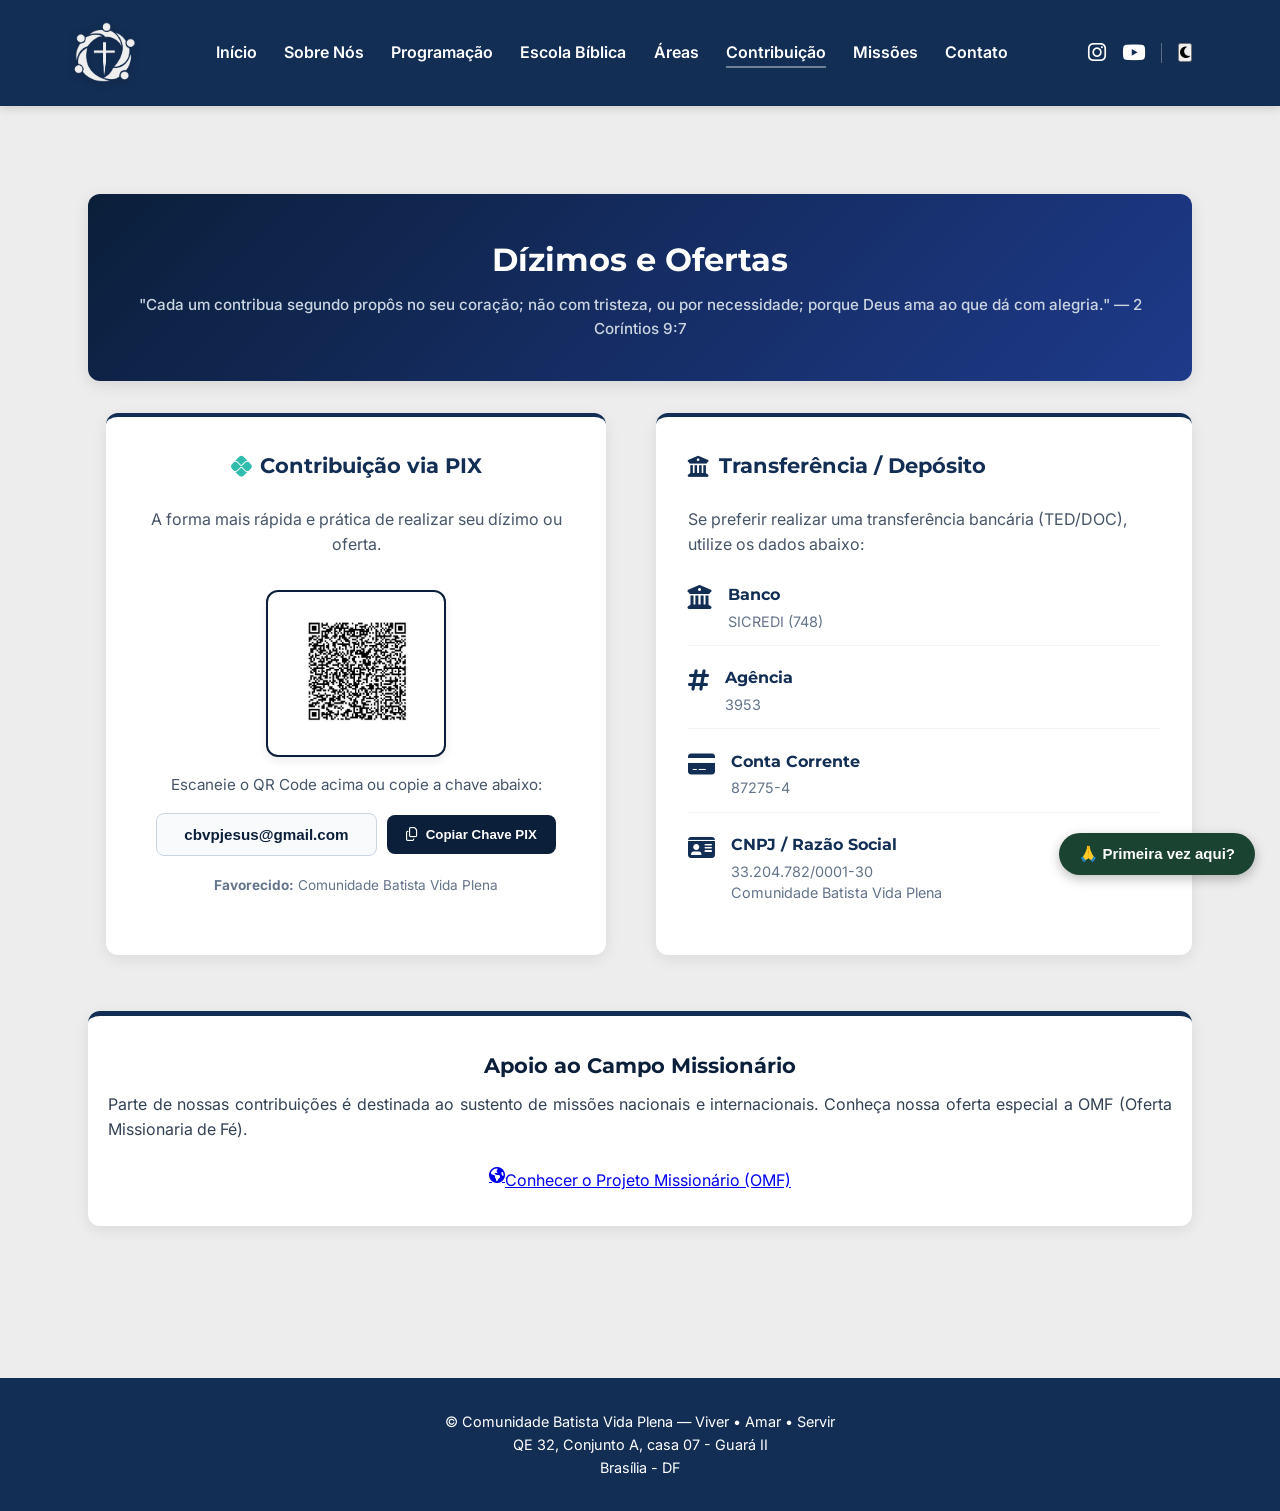
<file: contribuicao.html>
<!DOCTYPE html>
<html lang="pt-BR">
<head>
  <!-- Google tag (gtag.js) -->
<script async src="https://www.googletagmanager.com/gtag/js?id=G-W4WCCYMB54"></script>
<script>
  window.dataLayer = window.dataLayer || [];
  function gtag(){dataLayer.push(arguments);}
  gtag('js', new Date());

  gtag('config', 'G-W4WCCYMB54');
</script>
  <meta charset="UTF-8">
  <meta name="viewport" content="width=device-width, initial-scale=1.0">
  <title>Dízimos e Ofertas - Comunidade Batista Vida Plena</title>
  <link rel="stylesheet" href="css/estilo.css">
  <link rel="stylesheet" href="css/mobile.css">
  <link rel="stylesheet" href="css/dark-theme.css">
  <!-- Ícones do Font Awesome -->
  <link rel="stylesheet" href="https://cdnjs.cloudflare.com/ajax/libs/font-awesome/6.5.1/css/all.min.css">
</head>
<body>

  <!-- CABEÇALHO / NAVEGAÇÃO -->
  <header class="header">
    <nav class="navbar">
      <a href="index.html" class="logo-container">
        <img src="imagem/logo-cinza.webp" alt="Comunidade Batista Vida Plena" class="logo-img">
      </a>

      <div class="hamburger" id="menu-toggle">
       <span></span>
       <span></span>
       <span></span>
      </div>

      <ul class="nav-menu" id="nav-menu">
        <li><a href="index.html" class="nav-link">Início</a></li>
        <li><a href="sobre.html" class="nav-link">Sobre Nós</a></li>
        <li><a href="programacao.html" class="nav-link">Programação</a></li>
        <li><a href="ebd.html" class="nav-link">Escola Bíblica</a></li>
        <li><a href="areas.html" class="nav-link">Áreas</a></li>
        <li><a href="contribuicao.html" class="nav-link active">Contribuição</a></li>
        <li><a href="missoes.html" class="nav-link">Missões</a></li>
        <li><a href="contato.html" class="nav-link">Contato</a></li>
      </ul>

      <div class="header-social">
        <a href="https://www.instagram.com/cbvidaplenadf" target="_blank" rel="noopener noreferrer" class="social-icon" title="Instagram">
          <i class="fa-brands fa-instagram"></i>
        </a>
        <a href="https://www.youtube.com/@CBVidaPlena" target="_blank" rel="noopener noreferrer" class="social-icon" title="YouTube">
          <i class="fa-brands fa-youtube"></i>
        </a>
        <!-- Divisória visual (barrinha vertical) -->
        <span class="divider"></span>
        <!-- Botão de Alternar Tema (No final) -->
        <button id="theme-toggle" class="btn-theme" aria-label="Alternar Tema">
        <i id="theme-icon" class="fa-solid fa-moon"></i>
        </button>
      </div>
    </nav>
  </header>

  <!-- CONTEÚDO PRINCIPAL -->
  <main class="container" style="margin-top: 2.5rem;">

    <!-- BANNER DE APRESENTAÇÃO -->
    <div class="ebd-intro-banner">
      <h1 style="text-align: center;">Dízimos e Ofertas</h1>
      <p>"Cada um contribua segundo propôs no seu coração; não com tristeza, ou por necessidade; porque Deus ama ao que dá com alegria." — 2 Coríntios 9:7</p>
    </div>
    
    <!-- GRID DE FORMAS DE CONTRIBUIÇÃO -->
<div class="contact-grid" style="margin-bottom: 3.5rem;">
  <!-- CARTÃO PIX -->
<div class="contact-card" style="text-align: center; max-width: 500px; margin: 0 auto;">
  
  <h2 class="contact-title" style="justify-content: center; display: flex; align-items: center; gap: 0.5rem;">
    <i class="fa-brands fa-pix" style="color: #32bcad;"></i> Contribuição via PIX
  </h2>
  
  <p style="color: #475569; margin-bottom: 1.5rem;">
    A forma mais rápida e prática de realizar seu dízimo ou oferta.
  </p>

  <div class="pix-card" style="display: flex; flex-direction: column; align-items: center; justify-content: center; width: 100%;">
    
    <!-- CONTAINER DO QR CODE -->
    <div class="qr-code-container" style="margin: 0.5rem 0 1rem 0;">
      <img src="imagem/qrcode.webp" alt="QR Code PIX - Comunidade Batista Vida Plena" class="qr-code-img">
    </div>

    <!-- INSTRUÇÕES E CAMPO DE CÓPIA -->
    <p class="pix-instructions" style="margin-bottom: 1rem;">
      Escaneie o QR Code acima ou copie a chave abaixo:
    </p>

    <div class="pix-input-group">
      <input type="text" id="chavePix" value="cbvpjesus@gmail.com" readonly class="pix-input">
      <button type="button" onclick="copiarPix()" class="btn-pix">
        <i class="fa-regular fa-copy"></i> <span id="btnText">Copiar Chave PIX</span>
      </button>
    </div>

    <p style="font-size: 0.85rem; color: #64748b; margin-top: 1.2rem;">
      <strong>Favorecido:</strong> Comunidade Batista Vida Plena
    </p>

  </div> <!-- Fim do pix-card -->

</div> <!-- Fim do contact-card -->

      <!-- CARTÃO DADOS BANCÁRIOS -->
      <div class="contact-card">
        <h3 class="contact-title"><i class="fa-solid fa-building-columns"></i> Transferência / Depósito</h3>
        <p style="color: #475569; margin-bottom: 1.5rem;">Se preferir realizar uma transferência bancária (TED/DOC), utilize os dados abaixo:</p>
        
        <div class="info-item" style="border-bottom: 1px solid #f1f5f9; padding-bottom: 0.8rem;">
          <i class="fa-solid fa-bank info-icon"></i>
          <div>
            <h4>Banco</h4>
            <p>SICREDI (748)</p>
          </div>
        </div>

        <div class="info-item" style="border-bottom: 1px solid #f1f5f9; padding-bottom: 0.8rem;">
          <i class="fa-solid fa-hashtag info-icon"></i>
          <div>
            <h4>Agência</h4>
            <p>3953</p>
          </div>
        </div>

        <div class="info-item" style="border-bottom: 1px solid #f1f5f9; padding-bottom: 0.8rem;">
          <i class="fa-solid fa-credit-card info-icon"></i>
          <div>
            <h4>Conta Corrente</h4>
            <p>87275-4</p>
          </div>
        </div>

        <div class="info-item">
          <i class="fa-solid fa-id-card info-icon"></i>
          <div>
            <h4>CNPJ / Razão Social</h4>
            <p>33.204.782/0001-30<br>Comunidade Batista Vida Plena</p>
          </div>
        </div>
      </div>

    </div>

    <!-- BANNER DE TRANSPARÊNCIA E MISSÕES -->
    <div class="history-card" style="text-align: center; border-left-color: #0b1f3a; margin-bottom: 3.5rem;">
      <h3 style="color: #0b1f3a; margin-bottom: 0.5rem; font-size: 1.3rem;">Apoio ao Campo Missionário</h3>
      <p style="margin-bottom: 1.2rem;">Parte de nossas contribuições é destinada ao sustento de missões nacionais e internacionais. Conheça nossa oferta especial a OMF (Oferta Missionaria de Fé).</p>
      <a href="missoes.html" class="btn-download" style="display: inline-flex; width: auto;">
        <i class="fa-solid fa-earth-americas"></i> Conhecer o Projeto Missionário (OMF)
      </a>
    </div>

  </main>

  <!-- RODAPÉ -->
  <footer class="footer">
    <p>&copy; Comunidade Batista Vida Plena — Viver • Amar • Servir</p>
    <p>QE 32, Conjunto A, casa 07 - Guará II</p>
    <p>Brasília - DF</p>
  </footer>

<!-- Botão Flutuante do Cartão de Conexão -->
<button id="btn-conexao-flutuante" onclick="abrirCartaoConexao()">
  <span>🙏 Primeira vez aqui?</span>
</button>

<!-- Modal do Cartão de Conexão -->
<div id="modal-cartao-conexao" class="modal-conexao-overlay">
  <div class="modal-conexao-content">
    <button class="fechar-modal" onclick="fecharCartaoConexao()">&times;</button>
    
    <h3>Cartão de Conexão</h3>
    <p>Que alegria ter você conosco! Deixe seus dados para darmos as boas-vindas.</p>
    
    <form id="form-conexao" onsubmit="enviarCartaoConexao(event)">
      <div class="campo-conexao">
        <label for="nome-visitante">Seu Nome:</label>
        <input type="text" id="nome-visitante" placeholder="Digite seu nome completo" required>
      </div>

      <div class="campo-conexao">
        <label for="tel-visitante">Seu WhatsApp:</label>
        <input type="tel" id="tel-visitante" placeholder="(00) 00000-0000" required>
      </div>

      <div class="campo-conexao">
        <label for="pedido-oracao">Gostaria de um pedido de oração?</label>
        <textarea id="pedido-oracao" rows="3" placeholder="Escreva aqui (opcional)"></textarea>
      </div>

      <button type="submit" class="btn-enviar-conexao">Enviar no WhatsApp</button>
    </form>
  </div>
</div>

  <!-- SCRIPT EXTERNO UNIFICADO -->
  <script src="js/script.js"></script>
  <script src="js/theme.js"></script>

</body>
</html>
</file>
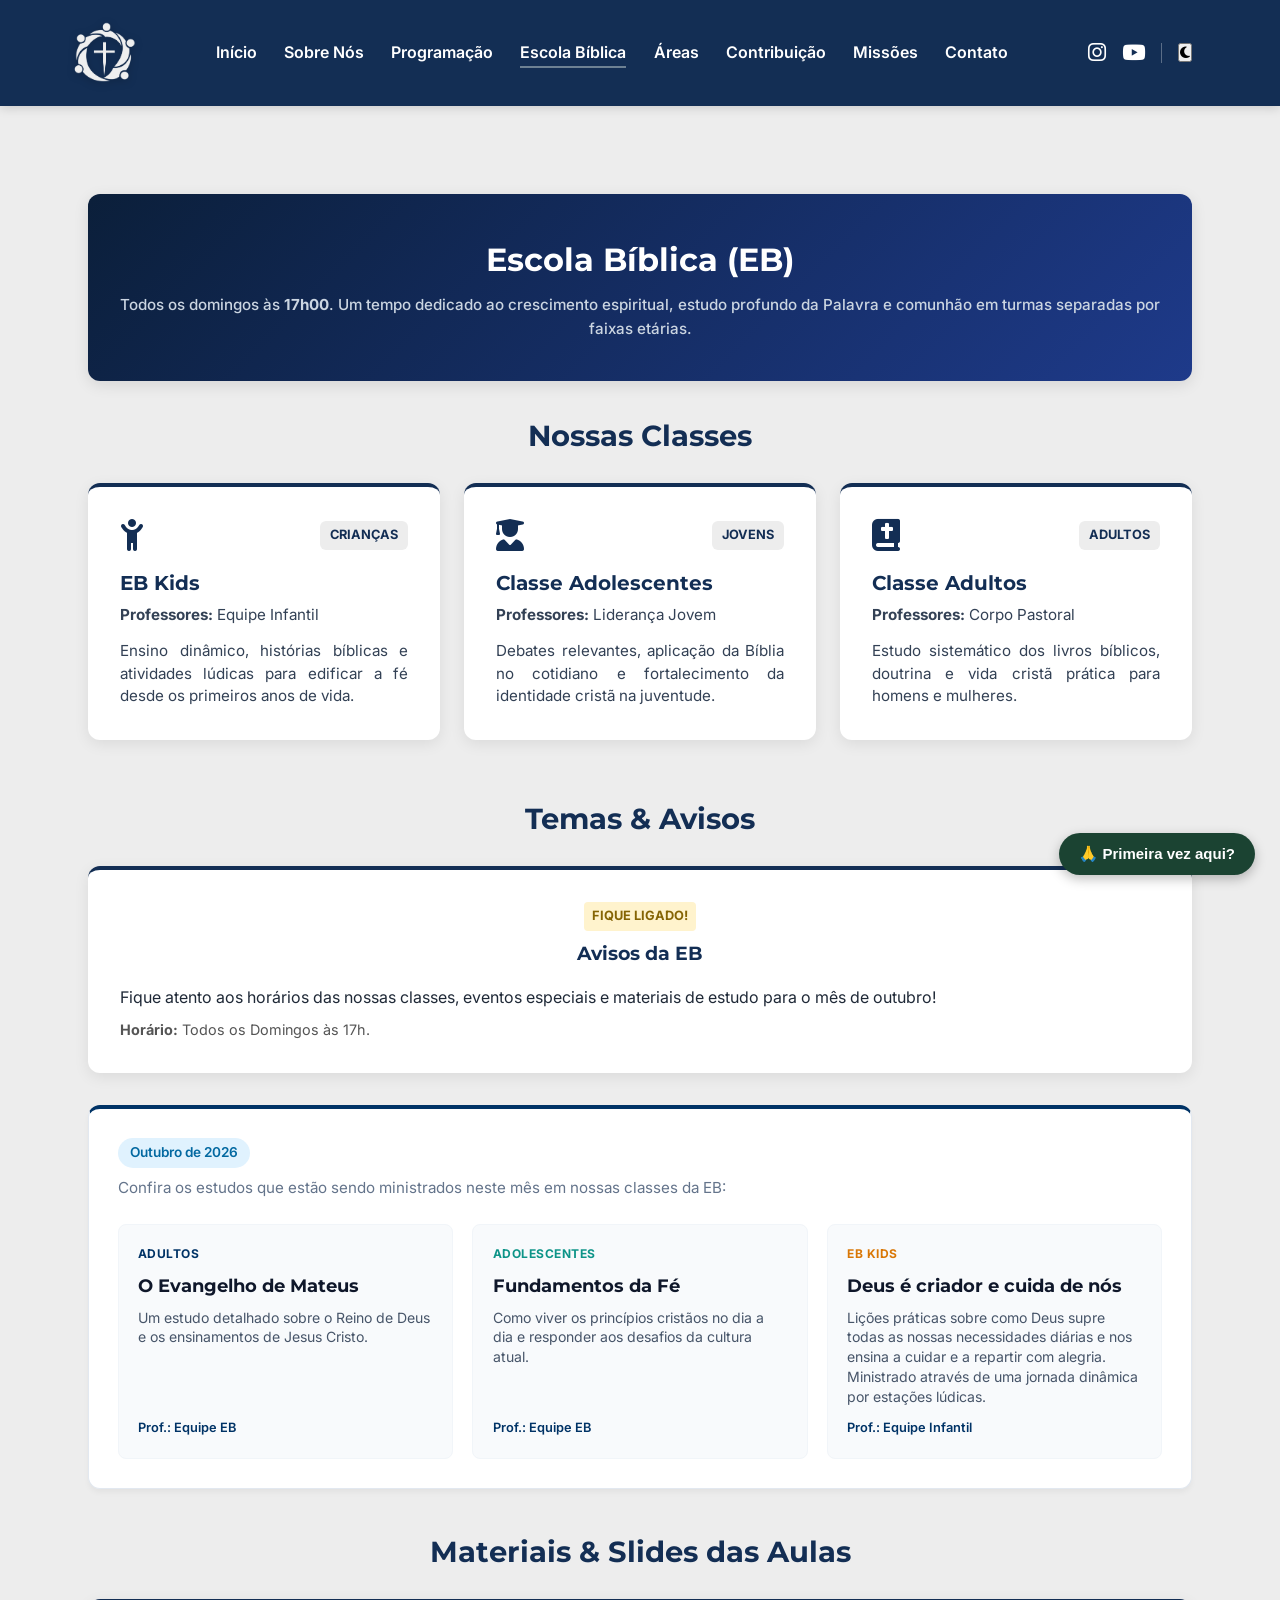
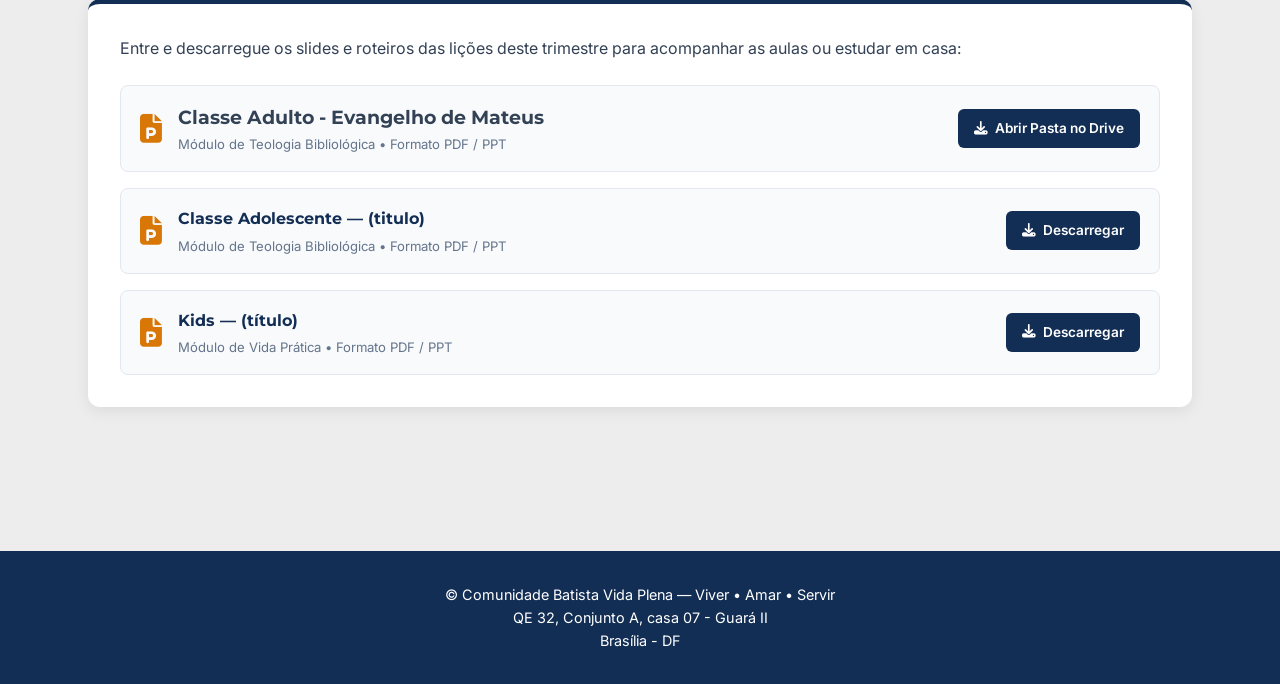
<file: ebd.html>
<!DOCTYPE html>
<html lang="pt-BR">
<head>
  <!-- Google tag (gtag.js) -->
<script async src="https://www.googletagmanager.com/gtag/js?id=G-W4WCCYMB54"></script>
<script>
  window.dataLayer = window.dataLayer || [];
  function gtag(){dataLayer.push(arguments);}
  gtag('js', new Date());

  gtag('config', 'G-W4WCCYMB54');
</script>
  <meta charset="UTF-8">
  <meta name="viewport" content="width=device-width, initial-scale=1.0">
  <title>Escola Bíblica - Comunidade Batista Vida Plena</title>
  <link rel="stylesheet" href="css/estilo.css">
  <link rel="stylesheet" href="css/mobile.css">
  <link rel="stylesheet" href="css/dark-theme.css">
  <!-- Ícones do Font Awesome -->
  <link rel="stylesheet" href="https://cdnjs.cloudflare.com/ajax/libs/font-awesome/6.5.1/css/all.min.css">
</head>
<body>

  <!-- CABEÇALHO / NAVEGAÇÃO -->
  <header class="header">
    <nav class="navbar">
      <a href="index.html" class="logo-container">
        <img src="imagem/logo-cinza.webp" alt="Comunidade Batista Vida Plena" class="logo-img">
      </a>

      <div class="hamburger" id="menu-toggle">
       <span></span>
       <span></span>
       <span></span>
      </div>

      <ul class="nav-menu" id="nav-menu">
        <li><a href="index.html" class="nav-link">Início</a></li>
        <li><a href="sobre.html" class="nav-link">Sobre Nós</a></li>
        <li><a href="programacao.html" class="nav-link">Programação</a></li>
        <li><a href="ebd.html" class="nav-link active">Escola Bíblica</a></li>
        <li><a href="areas.html" class="nav-link">Áreas</a></li>
        <li><a href="contribuicao.html" class="nav-link">Contribuição</a></li>
        <li><a href="missoes.html" class="nav-link">Missões</a></li>
        <li><a href="contato.html" class="nav-link">Contato</a></li>
      </ul>

      <div class="header-social">
        <a href="https://www.instagram.com/cbvidaplenadf" target="_blank" rel="noopener noreferrer" class="social-icon" title="Instagram">
          <i class="fa-brands fa-instagram"></i>
        </a>
        <a href="https://www.youtube.com/@CBVidaPlena" target="_blank" rel="noopener noreferrer" class="social-icon" title="YouTube">
          <i class="fa-brands fa-youtube"></i>
        </a>
        <!-- Divisória visual (barrinha vertical) -->
        <span class="divider"></span>
        <!-- Botão de Alternar Tema (No final) -->
        <button id="theme-toggle" class="btn-theme" aria-label="Alternar Tema">
        <i id="theme-icon" class="fa-solid fa-moon"></i>
        </button>
      </div>
    </nav>
  </header>

  <!-- CONTEÚDO PRINCIPAL -->
  <main class="container" style="margin-top: 2.5rem;">

    <!-- APRESENTAÇÃO DA EBD -->
    <div class="ebd-intro-banner">
      <h1>Escola Bíblica (EB)</h1>
      <p>Todos os domingos às <strong>17h00</strong>. Um tempo dedicado ao crescimento espiritual, estudo profundo da Palavra e comunhão em turmas separadas por faixas etárias.</p>
    </div>

    <!-- SEÇÃO: CLASSES / TURMAS -->
    <h2 class="section-title">Nossas Classes</h2>
    <div class="grid-cards" style="margin-bottom: 3.5rem;">
      
      <div class="card ebd-class-card">
        <div class="ebd-class-header">
          <i class="fa-solid fa-child-reaching class-icon"></i>
          <span class="class-badge">Crianças</span>
        </div>
        <h3>EB Kids</h3>
        <p class="class-teacher"><strong>Professores:</strong> Equipe Infantil</p>
        <p>Ensino dinâmico, histórias bíblicas e atividades lúdicas para edificar a fé desde os primeiros anos de vida.</p>
      </div>

      <div class="card ebd-class-card">
        <div class="ebd-class-header">
          <i class="fa-solid fa-user-graduate class-icon"></i>
          <span class="class-badge">Jovens</span>
        </div>
        <h3>Classe Adolescentes</h3>
        <p class="class-teacher"><strong>Professores:</strong> Liderança Jovem</p>
        <p>Debates relevantes, aplicação da Bíblia no cotidiano e fortalecimento da identidade cristã na juventude.</p>
      </div>

      <div class="card ebd-class-card">
        <div class="ebd-class-header">
          <i class="fa-solid fa-book-bible class-icon"></i>
          <span class="class-badge">Adultos</span>
        </div>
        <h3>Classe Adultos</h3>
        <p class="class-teacher"><strong>Professores:</strong> Corpo Pastoral</p>
        <p>Estudo sistemático dos livros bíblicos, doutrina e vida cristã prática para homens e mulheres.</p>
      </div>

    </div>
<!-- SEÇÃO: QUADRO DE AVISOS E TEMAS DO MÊS -->
<section class="ebd-avisos-section">
  <h2 class="section-title">Temas & Avisos</h2>

<div class="card" style="margin-bottom: 2rem;">
  <span class="badge" style="background-color: #fff3cd; color: #856404; font-weight: bold; padding: 4px 8px; border-radius: 4px; font-size: 0.8rem; display: inline-block; margin-bottom: 0.5rem;">FIQUE LIGADO!</span>
  <h3 style="margin-top: 0;">Avisos da EB</h3>
  <p>Fique atento aos horários das nossas classes, eventos especiais e materiais de estudo para o mês de outubro!</p>
  <p style="font-size: 0.9rem; color: #555; margin-top: 0.5rem;"><strong>Horário:</strong> Todos os Domingos às 17h.</p>
</div>
  
  <div class="card-avisos">
    <div class="avisos-header">
      <div class="mes-badge"> Outubro de 2026</div>
      <p class="avisos-sub">Confira os estudos que estão sendo ministrados neste mês em nossas classes da EB:</p>
    </div>

    <div class="grid-temas">
      <!-- Classe Adultos -->
      <div class="item-tema">
        <div class="classe-tag adultos">Adultos</div>
        <h3>O Evangelho de Mateus</h3>
        <p>Um estudo detalhado sobre o Reino de Deus e os ensinamentos de Jesus Cristo.</p>
        <span class="professor-info">Prof.: Equipe EB</span>
      </div>

      <!-- Classe Adolescentes -->
      <div class="item-tema">
        <div class="classe-tag jovens">Adolescentes</div>
        <h3>Fundamentos da Fé</h3>
        <p>Como viver os princípios cristãos no dia a dia e responder aos desafios da cultura atual.</p>
        <span class="professor-info">Prof.: Equipe EB</span>
      </div>

      <!-- Classe Kids -->
      <div class="item-tema">
        <div class="classe-tag kids">EB Kids</div>
        <h3>Deus é criador e cuida de nós</h3>
        <p>Lições práticas sobre como Deus supre todas as nossas necessidades diárias e nos ensina a cuidar e a repartir com alegria. Ministrado através de uma jornada dinâmica por estações lúdicas.</p>
        <span class="professor-info">Prof.: Equipe Infantil</span>
      </div>
    </div>
  </div>
</section>
    
    <!-- SEÇÃO: MATERIAL DIDÁTICO / SLIDES DAS LIÇÕES -->
    <h2 class="section-title">Materiais & Slides das Aulas</h2>
    <div class="history-card" style="border-left-color: #6d8193; padding: 2rem;">
      <p style="margin-bottom: 1.5rem;">Entre e descarregue os slides e roteiros das lições deste trimestre para acompanhar as aulas ou estudar em casa:</p>

      <div class="download-list">
        
        <div class="download-item">
          <div class="download-info">
            <i class="fa-solid fa-file-powerpoint ppt-icon"></i>
            <div>
              <h3> Classe Adulto - Evangelho de Mateus</h3>
              <p>Módulo de Teologia Bibliológica • Formato PDF / PPT</p>
            </div>
          </div>
          <a href="https://drive.google.com/drive/folders/1VM2Rcicpa3_LExY8xWGtOIfnCTQTBNDr?usp=drive_link" 
             target="_blank" 
             rel="noopener noreferrer" 
             class="btn-download-sm">
             <i class="fa-solid fa-download"></i> Abrir Pasta no Drive
             </a>
        </div>

        <div class="download-item">
          <div class="download-info">
            <i class="fa-solid fa-file-powerpoint ppt-icon"></i>
            <div>
              <h4>Classe Adolescente — (titulo)</h4>
              <p>Módulo de Teologia Bibliológica • Formato PDF / PPT</p>
            </div>
          </div>
          <a href="#" class="btn-download-sm">
            <i class="fa-solid fa-download"></i> Descarregar
          </a>
        </div>

        <div class="download-item">
          <div class="download-info">
            <i class="fa-solid fa-file-powerpoint ppt-icon"></i>
            <div>
              <h4>Kids — (título)</h4>
              <p>Módulo de Vida Prática • Formato PDF / PPT</p>
            </div>
          </div>
          <a href="#" class="btn-download-sm">
            <i class="fa-solid fa-download"></i> Descarregar
          </a>
        </div>

      </div>
    </div>

  </main>

  <!-- RODAPÉ -->
  <footer class="footer">
    <p>&copy; Comunidade Batista Vida Plena — Viver • Amar • Servir</p>
    <p>QE 32, Conjunto A, casa 07 - Guará II</p>
    <p>Brasília - DF</p>
  </footer>
<!-- Botão Flutuante do Cartão de Conexão -->
<button id="btn-conexao-flutuante" onclick="abrirCartaoConexao()">
  <span>🙏 Primeira vez aqui?</span>
</button>

<!-- Modal do Cartão de Conexão -->
<div id="modal-cartao-conexao" class="modal-conexao-overlay">
  <div class="modal-conexao-content">
    <button class="fechar-modal" onclick="fecharCartaoConexao()">&times;</button>
    
    <h3>Cartão de Conexão</h3>
    <p>Que alegria ter você conosco! Deixe seus dados para darmos as boas-vindas.</p>
    
    <form id="form-conexao" onsubmit="enviarCartaoConexao(event)">
      <div class="campo-conexao">
        <label for="nome-visitante">Seu Nome:</label>
        <input type="text" id="nome-visitante" placeholder="Digite seu nome completo" required>
      </div>

      <div class="campo-conexao">
        <label for="tel-visitante">Seu WhatsApp:</label>
        <input type="tel" id="tel-visitante" placeholder="(00) 00000-0000" required>
      </div>

      <div class="campo-conexao">
        <label for="pedido-oracao">Gostaria de um pedido de oração?</label>
        <textarea id="pedido-oracao" rows="3" placeholder="Escreva aqui (opcional)"></textarea>
      </div>

      <button type="submit" class="btn-enviar-conexao">Enviar no WhatsApp</button>
    </form>
  </div>
</div>

<!-- SCRIPT EXTERNO UNIFICADO -->
  <script src="js/theme.js"></script>
  <script src="js/script.js"></script>
  
  
</body>
</html>
</file>
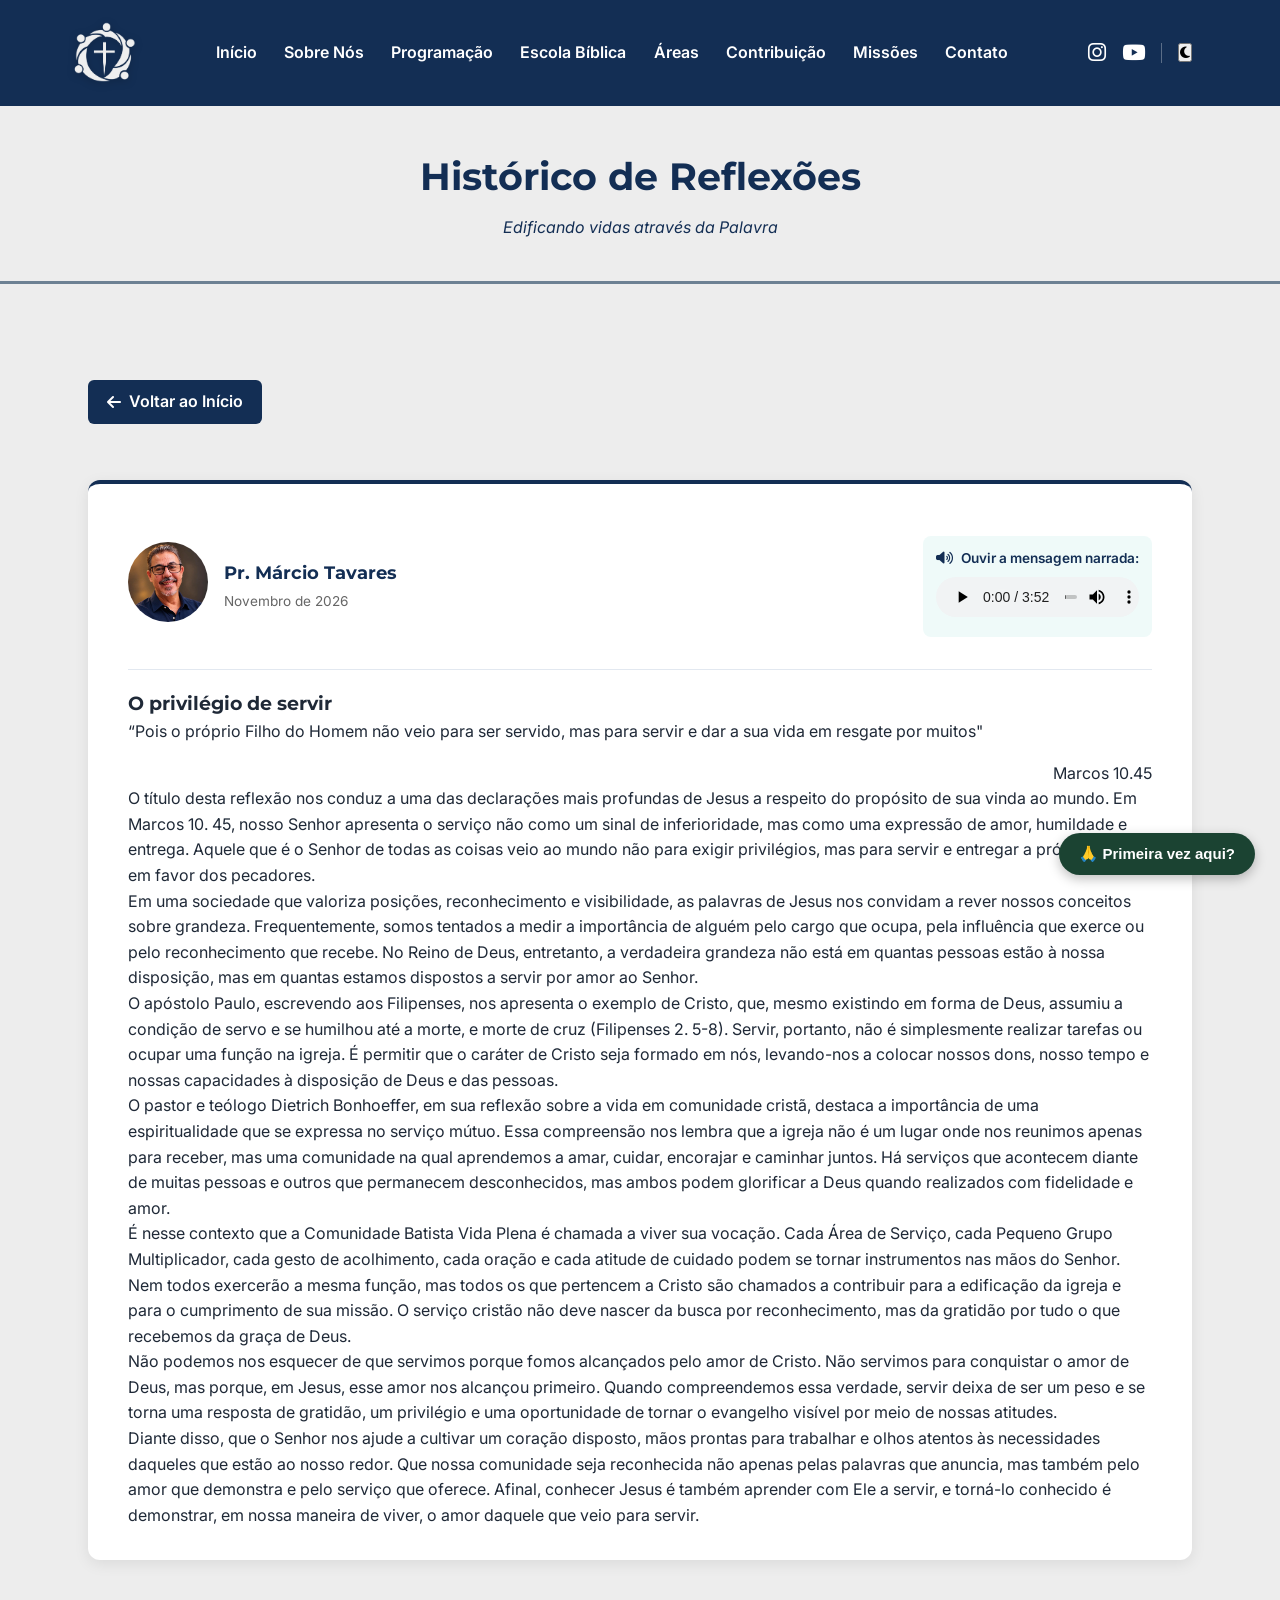
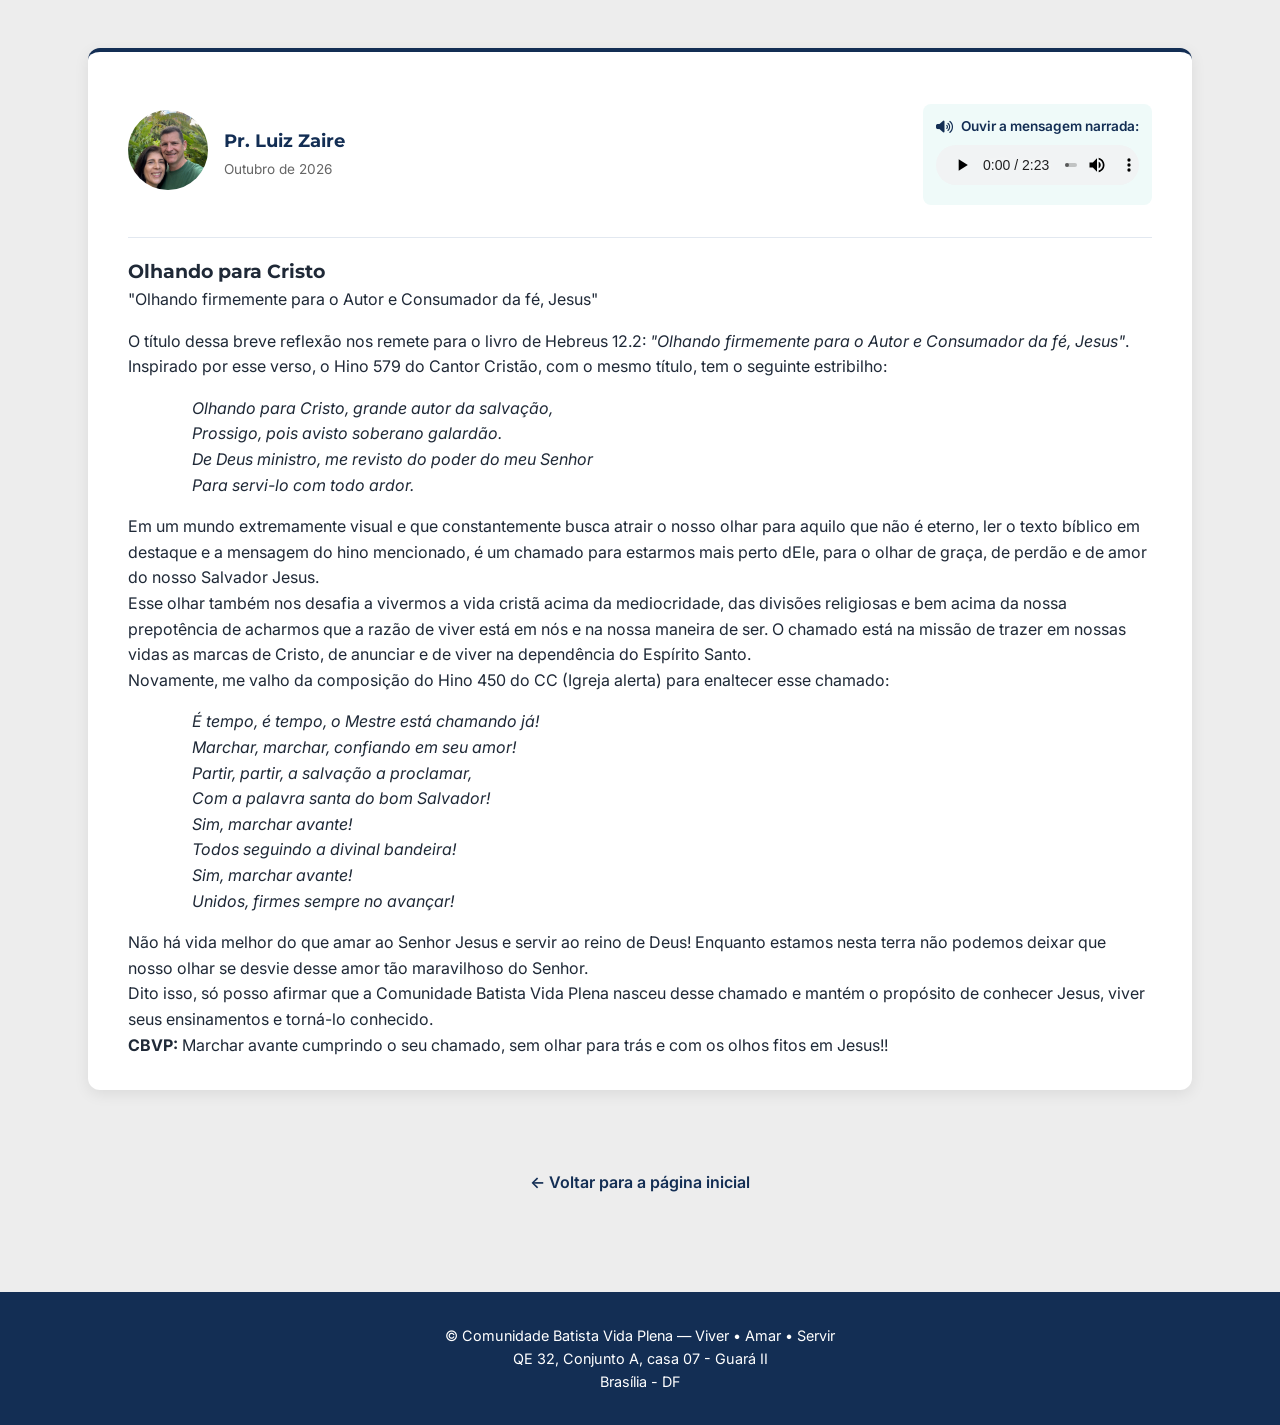
<file: historico-reflexoes.html>
<!DOCTYPE html>
<html lang="pt-BR">
<head>
  <!-- Google tag (gtag.js) -->
<script async src="https://www.googletagmanager.com/gtag/js?id=G-W4WCCYMB54"></script>
<script>
  window.dataLayer = window.dataLayer || [];
  function gtag(){dataLayer.push(arguments);}
  gtag('js', new Date());

  gtag('config', 'G-W4WCCYMB54');
</script>
  <meta charset="UTF-8">
  <meta name="viewport" content="width=device-width, initial-scale=1.0">
  <title>Histórico de Reflexões - Comunidade Batista Vida Plena</title>
  <link rel="stylesheet" href="css/estilo.css">
  <link rel="stylesheet" href="css/mobile.css">
  <link rel="stylesheet" href="css/dark-theme.css">
  <link rel="stylesheet" href="https://cdnjs.cloudflare.com/ajax/libs/font-awesome/6.5.1/css/all.min.css">
</head>
<body>

  <!-- CABEÇALHO / NAVEGAÇÃO -->
  <header class="header">
    <nav class="navbar">
      <a href="index.html" class="logo-container">
        <img src="imagem/logo-cinza.webp" alt="Comunidade Batista Vida Plena" class="logo-img">
      </a>

      <div class="hamburger" id="menu-toggle">
        <span></span>
        <span></span>
        <span></span>
      </div>

      <ul class="nav-menu" id="nav-menu">
        <li><a href="index.html" class="nav-link">Início</a></li>
        <li><a href="sobre.html" class="nav-link">Sobre Nós</a></li>
        <li><a href="programacao.html" class="nav-link">Programação</a></li>
        <li><a href="ebd.html" class="nav-link">Escola Bíblica</a></li>
        <li><a href="areas.html" class="nav-link">Áreas</a></li>
        <li><a href="contribuicao.html" class="nav-link">Contribuição</a></li>
        <li><a href="missoes.html" class="nav-link">Missões</a></li>
        <li><a href="contato.html" class="nav-link">Contato</a></li>
      </ul>

      <div class="header-social">
        <a href="https://www.instagram.com/cbvidaplenadf" target="_blank" rel="noopener noreferrer" class="social-icon" title="Instagram">
          <i class="fa-brands fa-instagram"></i>
        </a>
        <a href="https://www.youtube.com/@CBVidaPlena" target="_blank" rel="noopener noreferrer" class="social-icon" title="YouTube">
          <i class="fa-brands fa-youtube"></i>
        </a>
        <span class="divider"></span>
        <button id="theme-toggle" class="btn-theme" aria-label="Alternar Tema">
          <i id="theme-icon" class="fa-solid fa-moon"></i>
        </button>
      </div>
    </nav>
  </header>

  <!-- BANNER DA PÁGINA -->
  <section class="hero" style="padding: 2.5rem 1rem;">
    <h1>Histórico de Reflexões</h1>
    <p class="hero-subtext">Edificando vidas através da Palavra</p>
  </section>

  <!-- CONTEÚDO PRINCIPAL -->
  <main class="container" style="margin-top: 2rem;">

    <!-- BOTÃO PARA RETORNAR AO INÍCIO -->
    <div style="margin-bottom: 2rem;">
      <a href="index.html" class="btn-card" style="display: inline-flex; align-items: center; gap: 0.5rem; text-decoration: none; padding: 0.6rem 1.2rem;">
        <i class="fas fa-arrow-left"></i> Voltar ao Início
      </a>
    </div>

    <!-- CONTAINER ONDE O JAVASCRIPT VAI LISTAR TODAS AS REFLEXÕES -->
    <div id="lista-historico-reflexoes" style="display: flex; flex-direction: column; gap: 2rem;">
      <!-- As reflexões cadastradas no texto-reflexoes.js aparecerão aqui automaticamente -->
    </div>

    <!-- BOTÃO INFERIOR PARA VOLTAR -->
    <div style="margin-top: 3rem; text-align: center;">
      <a href="index.html" style="color: var(--color-primary); font-weight: 600; text-decoration: none;">
        &larr; Voltar para a página inicial
      </a>
    </div>

  </main>

  <!-- RODAPÉ -->
  <footer class="footer">
    <p>&copy; Comunidade Batista Vida Plena — Viver • Amar • Servir</p>
    <p>QE 32, Conjunto A, casa 07 - Guará II</p>
    <p>Brasília - DF</p>
  </footer>

<!-- Botão Flutuante do Cartão de Conexão -->
<button id="btn-conexao-flutuante" onclick="abrirCartaoConexao()">
  <span>🙏 Primeira vez aqui?</span>
</button>

<!-- Modal do Cartão de Conexão -->
<div id="modal-cartao-conexao" class="modal-conexao-overlay">
  <div class="modal-conexao-content">
    <button class="fechar-modal" onclick="fecharCartaoConexao()">&times;</button>
    
    <h3>Cartão de Conexão</h3>
    <p>Que alegria ter você conosco! Deixe seus dados para darmos as boas-vindas.</p>
    
    <form id="form-conexao" onsubmit="enviarCartaoConexao(event)">
      <div class="campo-conexao">
        <label for="nome-visitante">Seu Nome:</label>
        <input type="text" id="nome-visitante" placeholder="Digite seu nome completo" required>
      </div>

      <div class="campo-conexao">
        <label for="tel-visitante">Seu WhatsApp:</label>
        <input type="tel" id="tel-visitante" placeholder="(00) 00000-0000" required>
      </div>

      <div class="campo-conexao">
        <label for="pedido-oracao">Gostaria de um pedido de oração?</label>
        <textarea id="pedido-oracao" rows="3" placeholder="Escreva aqui (opcional)"></textarea>
      </div>

      <button type="submit" class="btn-enviar-conexao">Enviar no WhatsApp</button>
    </form>
  </div>
</div>

  <!-- SCRIPTS -->
  <script src="js/texto-reflexoes.js"></script>
  <script src="js/theme.js"></script>
  <script src="js/script.js"></script>
</body>
</html>
</file>
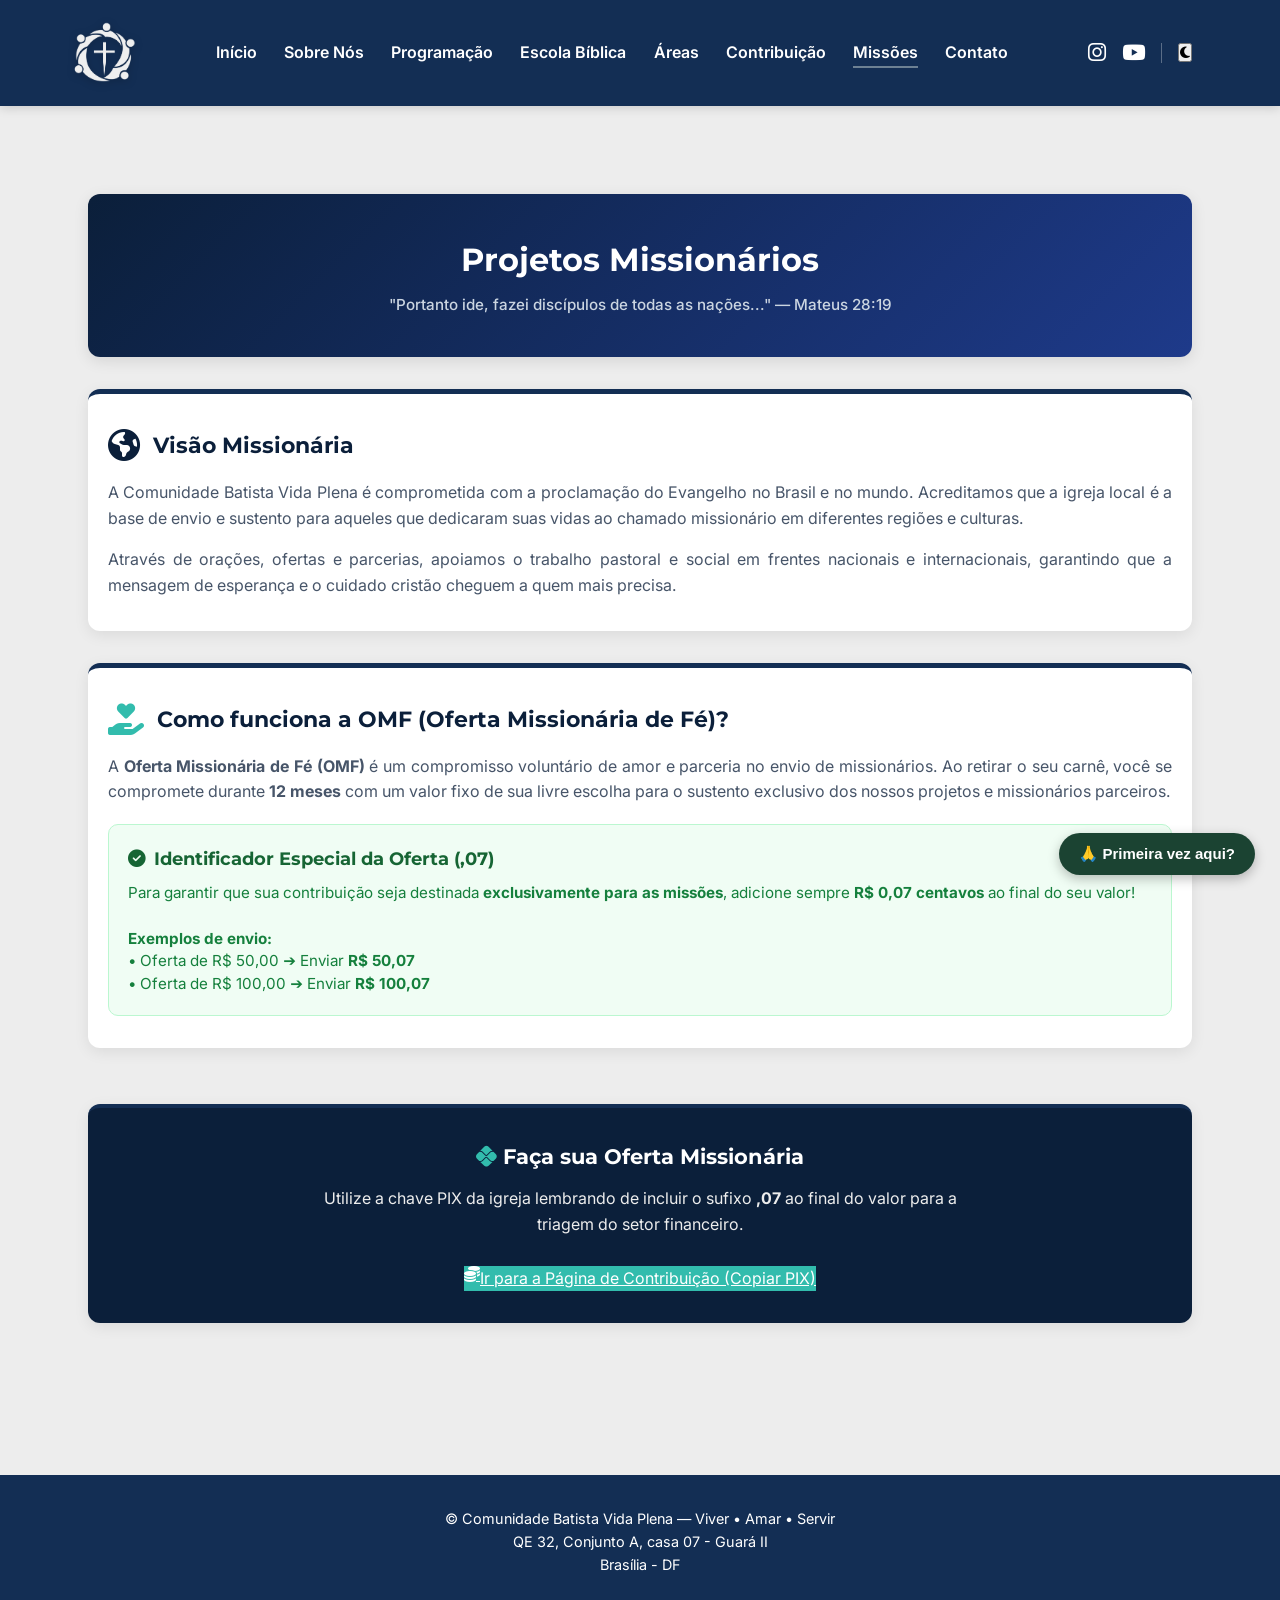
<file: missoes.html>
<!DOCTYPE html>
<html lang="pt-BR">
<head>
  <!-- Google tag (gtag.js) -->
<script async src="https://www.googletagmanager.com/gtag/js?id=G-W4WCCYMB54"></script>
<script>
  window.dataLayer = window.dataLayer || [];
  function gtag(){dataLayer.push(arguments);}
  gtag('js', new Date());

  gtag('config', 'G-W4WCCYMB54');
</script>
  <meta charset="UTF-8">
  <meta name="viewport" content="width=device-width, initial-scale=1.0">
  <title>Missões (OMF) - Comunidade Batista Vida Plena</title>
  <link rel="stylesheet" href="css/estilo.css">
  <link rel="stylesheet" href="css/mobile.css">
  <link rel="stylesheet" href="css/dark-theme.css">
  <!-- Ícones do Font Awesome -->
  <link rel="stylesheet" href="https://cdnjs.cloudflare.com/ajax/libs/font-awesome/6.5.1/css/all.min.css">
</head>
<body>

  <!-- CABEÇALHO / NAVEGAÇÃO -->
  <header class="header">
    <nav class="navbar">
      <a href="index.html" class="logo-container">
        <img src="imagem/logo-cinza.webp" alt="Comunidade Batista Vida Plena" class="logo-img">
      </a>

      <div class="hamburger" id="menu-toggle">
         <span></span>
         <span></span>
         <span></span>
       </div>

      <ul class="nav-menu" id="nav-menu">
        <li><a href="index.html" class="nav-link">Início</a></li>
        <li><a href="sobre.html" class="nav-link">Sobre Nós</a></li>
        <li><a href="programacao.html" class="nav-link">Programação</a></li>
        <li><a href="ebd.html" class="nav-link">Escola Bíblica</a></li>
        <li><a href="areas.html" class="nav-link">Áreas</a></li>
        <li><a href="contribuicao.html" class="nav-link">Contribuição</a></li>
        <li><a href="missoes.html" class="nav-link active">Missões</a></li>
        <li><a href="contato.html" class="nav-link">Contato</a></li>
      </ul>

      <div class="header-social">
        <a href="https://www.instagram.com/cbvidaplenadf" target="_blank" rel="noopener noreferrer" class="social-icon" title="Instagram">
          <i class="fa-brands fa-instagram"></i>
        </a>
        <a href="https://www.youtube.com/@CBVidaPlena" target="_blank" rel="noopener noreferrer" class="social-icon" title="YouTube">
          <i class="fa-brands fa-youtube"></i>
        </a>
        <!-- Divisória visual (barrinha vertical) -->
        <span class="divider"></span>
        <!-- Botão de Alternar Tema (No final) -->
        <button id="theme-toggle" class="btn-theme" aria-label="Alternar Tema">
        <i id="theme-icon" class="fa-solid fa-moon"></i>
        </button>
      </div>
    </nav>
  </header>

  <!-- CONTEÚDO PRINCIPAL -->
 <main class="container" style="margin-top: 2.5rem;">

  <!-- BANNER DE APRESENTAÇÃO -->
  <div class="ebd-intro-banner">
    <h1 style="text-align: center;">Projetos Missionários</h1>
    <p>"Portanto ide, fazei discípulos de todas as nações..." — Mateus 28:19</p>
  </div>

  <!-- BLOCO 1: MISSÕES GERAIS -->
  <div class="history-card" style="border-left-color: #0b1f3a; margin-bottom: 2rem; background-color: #ffffff;">
    <div style="display: flex; align-items: center; gap: 0.8rem; margin-bottom: 1rem;">
      <i class="fa-solid fa-earth-americas" style="font-size: 2rem; color: #0b1f3a;"></i>
      <h2 style="color: #0b1f3a; font-size: 1.4rem; margin: 0;">Visão Missionária</h2>
    </div>
    
    <p style="color: #475569; line-height: 1.6; margin-bottom: 1rem;">
      A Comunidade Batista Vida Plena é comprometida com a proclamação do Evangelho no Brasil e no mundo. Acreditamos que a igreja local é a base de envio e sustento para aqueles que dedicaram suas vidas ao chamado missionário em diferentes regiões e culturas.
    </p>
    <p style="color: #475569; line-height: 1.6; margin: 0;">
      Através de orações, ofertas e parcerias, apoiamos o trabalho pastoral e social em frentes nacionais e internacionais, garantindo que a mensagem de esperança e o cuidado cristão cheguem a quem mais precisa.
    </p>
  </div>

  <!-- BLOCO 2: OFERTA MISSIONÁRIA DE FÉ (OMF) -->
  <div class="history-card" style="border-left-color: #32bcad; margin-bottom: 3.5rem; background-color: #ffffff;">
    <div style="display: flex; align-items: center; gap: 0.8rem; margin-bottom: 1rem;">
      <i class="fa-solid fa-hand-holding-heart" style="font-size: 2rem; color: #32bcad;"></i>
      <h3 style="color: #0b1f3a; font-size: 1.4rem; margin: 0;">Como funciona a OMF (Oferta Missionária de Fé)?</h3>
    </div>
    
    <p style="color: #475569; line-height: 1.6; margin-bottom: 1.2rem;">
      A <strong>Oferta Missionária de Fé (OMF)</strong> é um compromisso voluntário de amor e parceria no envio de missionários. Ao retirar o seu carnê, você se compromete durante <strong>12 meses</strong> com um valor fixo de sua livre escolha para o sustento exclusivo dos nossos projetos e missionários parceiros.
    </p>

    <!-- CAIXA DE DESTAQUE: REGRA DOS CENTAVOS -->
<div class="omf-box">
  <h4>
    <i class="fa-solid fa-circle-check"></i> Identificador Especial da Oferta (,07)
  </h4>
  <p>
    Para garantir que sua contribuição seja destinada <strong>exclusivamente para as missões</strong>, adicione sempre <strong>R$ 0,07 centavos</strong> ao final do seu valor!
    <br><br>
    <strong>Exemplos de envio:</strong>
    <br>• Oferta de R$ 50,00 ➔ Enviar <strong>R$ 50,07</strong>
    <br>• Oferta de R$ 100,00 ➔ Enviar <strong>R$ 100,07</strong>
  </p>
</div>
  </div>

  <!-- CHAMADA PARA CONTRIBUIÇÃO VIA PIX -->
  <div class="contact-card" style="text-align: center; margin-bottom: 3.5rem; background-color: #0b1f3a; color: #ffffff;">
    <h3 style="color: #ffffff; justify-content: center; font-size: 1.3rem; margin-bottom: 0.8rem;">
      <i class="fa-brands fa-pix" style="color: #32bcad;"></i> Faça sua Oferta Missionária
    </h3>
    <p style="color: #ededed; margin-bottom: 1.5rem; max-width: 650px; margin-left: auto; margin-right: auto;">
      Utilize a chave PIX da igreja lembrando de incluir o sufixo <strong>,07</strong> ao final do valor para a triagem do setor financeiro.
    </p>

    <a href="contribuicao.html" class="btn-download" style="display: inline-flex; width: auto; background-color: #32bcad; color: #ffffff;">
      <i class="fa-solid fa-coins"></i> Ir para a Página de Contribuição (Copiar PIX)
    </a>
  </div>

 </main>

  <!-- RODAPÉ -->
  <footer class="footer">
    <p>&copy; Comunidade Batista Vida Plena — Viver • Amar • Servir</p>
    <p>QE 32, Conjunto A, casa 07 - Guará II</p>
    <p>Brasília - DF</p>
  </footer>
<!-- Botão Flutuante do Cartão de Conexão -->
<button id="btn-conexao-flutuante" onclick="abrirCartaoConexao()">
  <span>🙏 Primeira vez aqui?</span>
</button>

<!-- Modal do Cartão de Conexão -->
<div id="modal-cartao-conexao" class="modal-conexao-overlay">
  <div class="modal-conexao-content">
    <button class="fechar-modal" onclick="fecharCartaoConexao()">&times;</button>
    
    <h3>Cartão de Conexão</h3>
    <p>Que alegria ter você conosco! Deixe seus dados para darmos as boas-vindas.</p>
    
    <form id="form-conexao" onsubmit="enviarCartaoConexao(event)">
      <div class="campo-conexao">
        <label for="nome-visitante">Seu Nome:</label>
        <input type="text" id="nome-visitante" placeholder="Digite seu nome completo" required>
      </div>

      <div class="campo-conexao">
        <label for="tel-visitante">Seu WhatsApp:</label>
        <input type="tel" id="tel-visitante" placeholder="(00) 00000-0000" required>
      </div>

      <div class="campo-conexao">
        <label for="pedido-oracao">Gostaria de um pedido de oração?</label>
        <textarea id="pedido-oracao" rows="3" placeholder="Escreva aqui (opcional)"></textarea>
      </div>

      <button type="submit" class="btn-enviar-conexao">Enviar no WhatsApp</button>
    </form>
  </div>
</div>

  <!-- SCRIPT EXTERNO UNIFICADO -->
  <script src="js/script.js"></script>
  <script src="js/theme.js"></script>
</body>
</html>
</file>
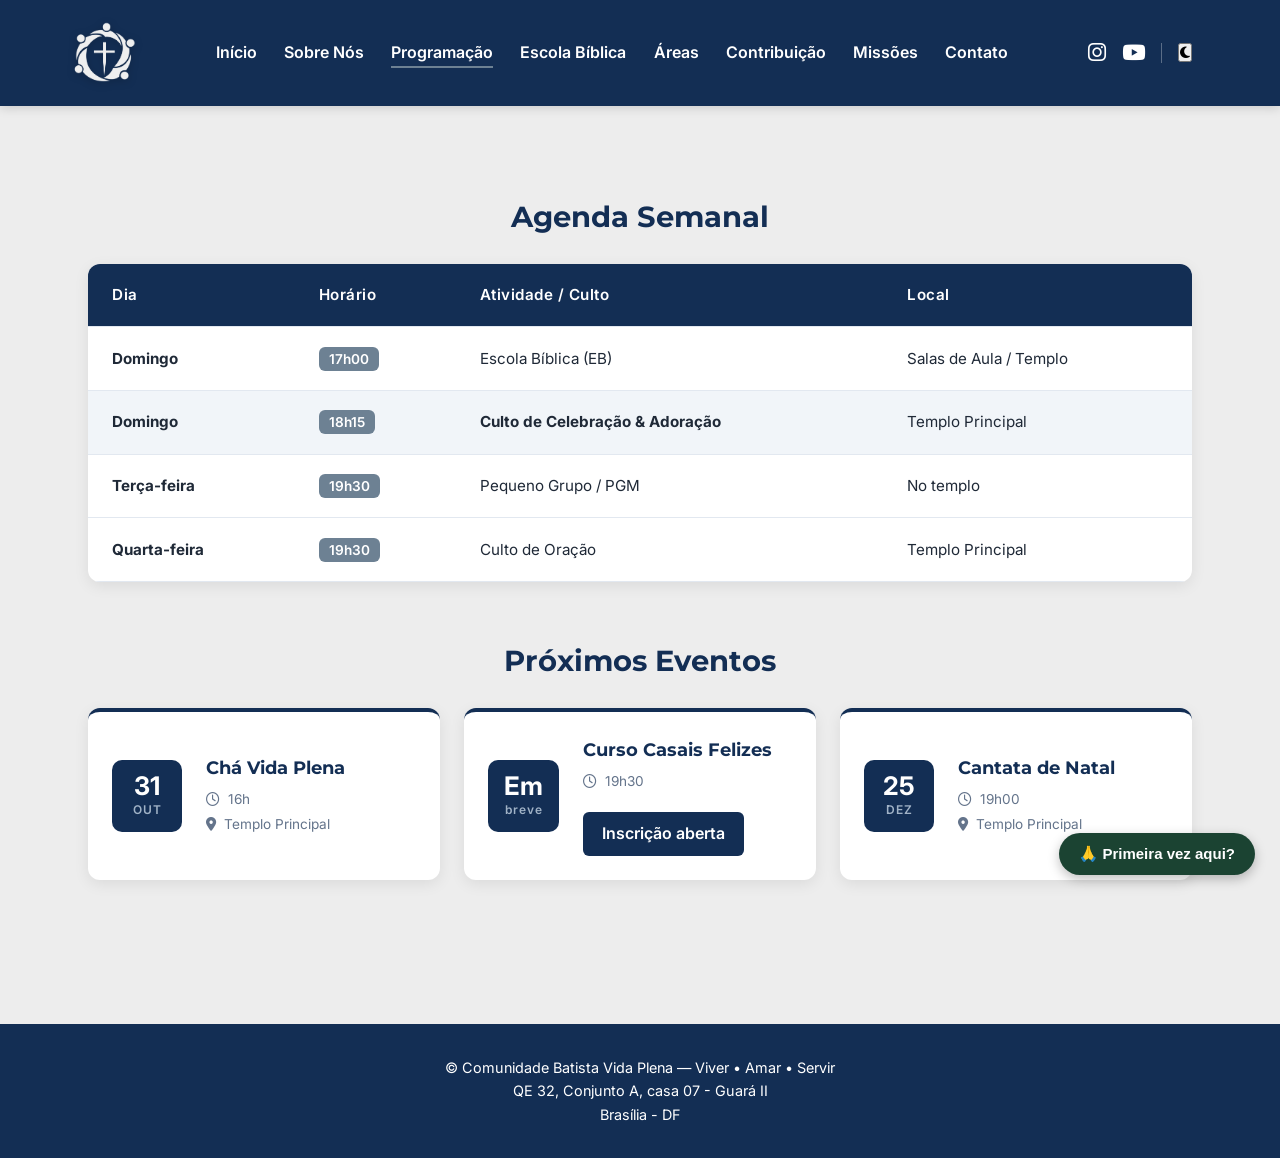
<file: programacao.html>
<!DOCTYPE html>
<html lang="pt-BR">
<head>
  <!-- Google tag (gtag.js) -->
<script async src="https://www.googletagmanager.com/gtag/js?id=G-W4WCCYMB54"></script>
<script>
  window.dataLayer = window.dataLayer || [];
  function gtag(){dataLayer.push(arguments);}
  gtag('js', new Date());

  gtag('config', 'G-W4WCCYMB54');
</script>
  <meta charset="UTF-8">
  <meta name="viewport" content="width=device-width, initial-scale=1.0">
  <title>Programação - Comunidade Batista Vida Plena</title>
  <link rel="stylesheet" href="css/estilo.css">
  <link rel="stylesheet" href="css/mobile.css">
  <link rel="stylesheet" href="css/dark-theme.css">
  <!-- Ícones do Font Awesome -->
  <link rel="stylesheet" href="https://cdnjs.cloudflare.com/ajax/libs/font-awesome/6.5.1/css/all.min.css">
</head>
<body>

  <!-- CABEÇALHO / NAVEGAÇÃO -->
  <header class="header">
    <nav class="navbar">
      <a href="index.html" class="logo-container">
        <img src="imagem/logo-cinza.webp" alt="Comunidade Batista Vida Plena" class="logo-img">
      </a>

      <div class="hamburger" id="menu-toggle">
        <span></span>
        <span></span>
        <span></span>
      </div>

      <ul class="nav-menu" id="nav-menu">
        <li><a href="index.html" class="nav-link">Início</a></li>
        <li><a href="sobre.html" class="nav-link">Sobre Nós</a></li>
        <li><a href="programacao.html" class="nav-link active">Programação</a></li>
        <li><a href="ebd.html" class="nav-link">Escola Bíblica</a></li>
        <li><a href="areas.html" class="nav-link">Áreas</a></li>
        <li><a href="contribuicao.html" class="nav-link">Contribuição</a></li>
        <li><a href="missoes.html" class="nav-link">Missões</a></li> 
        <li><a href="contato.html" class="nav-link">Contato</a></li>
      </ul>

      <div class="header-social">
        <a href="https://www.instagram.com/cbvidaplenadf" target="_blank" rel="noopener noreferrer" class="social-icon" title="Instagram">
          <i class="fa-brands fa-instagram"></i>
        </a>
        <a href="https://www.youtube.com/@CBVidaPlena" target="_blank" rel="noopener noreferrer" class="social-icon" title="YouTube">
          <i class="fa-brands fa-youtube"></i>
        </a>
        <!-- Divisória visual (barrinha vertical) -->
        <span class="divider"></span>
        <!-- Botão de Alternar Tema (No final) -->
        <button id="theme-toggle" class="btn-theme" aria-label="Alternar Tema">
          <i id="theme-icon" class="fa-solid fa-moon"></i>
        </button>
      </div>
    </nav>
  </header>

  <!-- CONTEÚDO PRINCIPAL -->
  <main class="container" style="margin-top: 2.5rem;">

    <!-- TABELA DE PROGRAMAÇÃO SEMANAL -->
    <h1 class="section-title">Agenda Semanal</h1>
    <div class="table-responsive">
      <table class="schedule-table">
        <thead>
          <tr>
            <th>Dia</th>
            <th>Horário</th>
            <th>Atividade / Culto</th>
            <th>Local</th>
          </tr>
        </thead>
        <tbody>
          <tr>
            <td><strong>Domingo</strong></td>
            <td><span class="badge-time">17h00</span></td>
            <td>Escola Bíblica (EB)</td>
            <td>Salas de Aula / Templo</td>
          </tr>
          <tr class="highlight-row">
            <td><strong>Domingo</strong></td>
            <td><span class="badge-time">18h15</span></td>
            <td><strong>Culto de Celebração & Adoração</strong></td>
            <td>Templo Principal</td>
          </tr>
          <tr>
            <td><strong>Terça-feira</strong></td>
            <td><span class="badge-time">19h30</span></td>
            <td>Pequeno Grupo / PGM</td>
            <td>No templo</td>
          </tr>
          <tr>
            <td><strong>Quarta-feira</strong></td>
            <td><span class="badge-time">19h30</span></td>
            <td>Culto de Oração</td>
            <td>Templo Principal</td>
          </tr>
        </tbody>
      </table>
    </div>

    <!-- SEÇÃO: PRÓXIMOS EVENTOS ESPECIAIS -->
    <h2 class="section-title" style="margin-top: 3.5rem;">Próximos Eventos</h2>
    <div class="grid-cards" style="margin-bottom: 3rem;">
      
      <div class="card event-card">
        <div class="event-date">
          <span class="day">31</span>
          <span class="month">OUT</span>
        </div>
        <div class="event-details">
          <h3>Chá Vida Plena</h3>
          <p><i class="fa-regular fa-clock"></i>16h</p>
          <p><i class="fa-solid fa-location-dot"></i> Templo Principal</p>
        </div>
      </div>

      <div class="card event-card">
        <div class="event-date">
          <span class="day">Em</span>
          <span class="month">breve</span>
        </div>
        <div class="event-details">
          <h3>Curso Casais Felizes</h3>
          <p><i class="fa-regular fa-clock"></i> 19h30</p>
          <a href="contato.html" class="btn-card">Inscrição aberta</a>
        </div>
      </div>

      <div class="card event-card">
        <div class="event-date">
          <span class="day">25</span>
          <span class="month">DEZ</span>
        </div>
        <div class="event-details">
          <h3>Cantata de Natal</h3>
          <p><i class="fa-regular fa-clock"></i> 19h00</p>
          <p><i class="fa-solid fa-location-dot"></i> Templo Principal</p>
        </div>
      </div>

    </div>

  </main>

  <!-- RODAPÉ -->
  <footer class="footer">
    <p>&copy; Comunidade Batista Vida Plena — Viver • Amar • Servir</p>
    <p>QE 32, Conjunto A, casa 07 - Guará II</p>
    <p>Brasília - DF</p>
  </footer>

<!-- Botão Flutuante do Cartão de Conexão -->
<button id="btn-conexao-flutuante" onclick="abrirCartaoConexao()">
  <span>🙏 Primeira vez aqui?</span>
</button>

<!-- Modal do Cartão de Conexão -->
<div id="modal-cartao-conexao" class="modal-conexao-overlay">
  <div class="modal-conexao-content">
    <button class="fechar-modal" onclick="fecharCartaoConexao()">&times;</button>
    
    <h3>Cartão de Conexão</h3>
    <p>Que alegria ter você conosco! Deixe seus dados para darmos as boas-vindas.</p>
    
    <form id="form-conexao" onsubmit="enviarCartaoConexao(event)">
      <div class="campo-conexao">
        <label for="nome-visitante">Seu Nome:</label>
        <input type="text" id="nome-visitante" placeholder="Digite seu nome completo" required>
      </div>

      <div class="campo-conexao">
        <label for="tel-visitante">Seu WhatsApp:</label>
        <input type="tel" id="tel-visitante" placeholder="(00) 00000-0000" required>
      </div>

      <div class="campo-conexao">
        <label for="pedido-oracao">Gostaria de um pedido de oração?</label>
        <textarea id="pedido-oracao" rows="3" placeholder="Escreva aqui (opcional)"></textarea>
      </div>

      <button type="submit" class="btn-enviar-conexao">Enviar no WhatsApp</button>
    </form>
  </div>
</div>
  
 <!-- SCRIPTS -->
  <script src="js/script.js"></script>
  <script src="js/theme.js"></script>
</body>
</html>
</file>
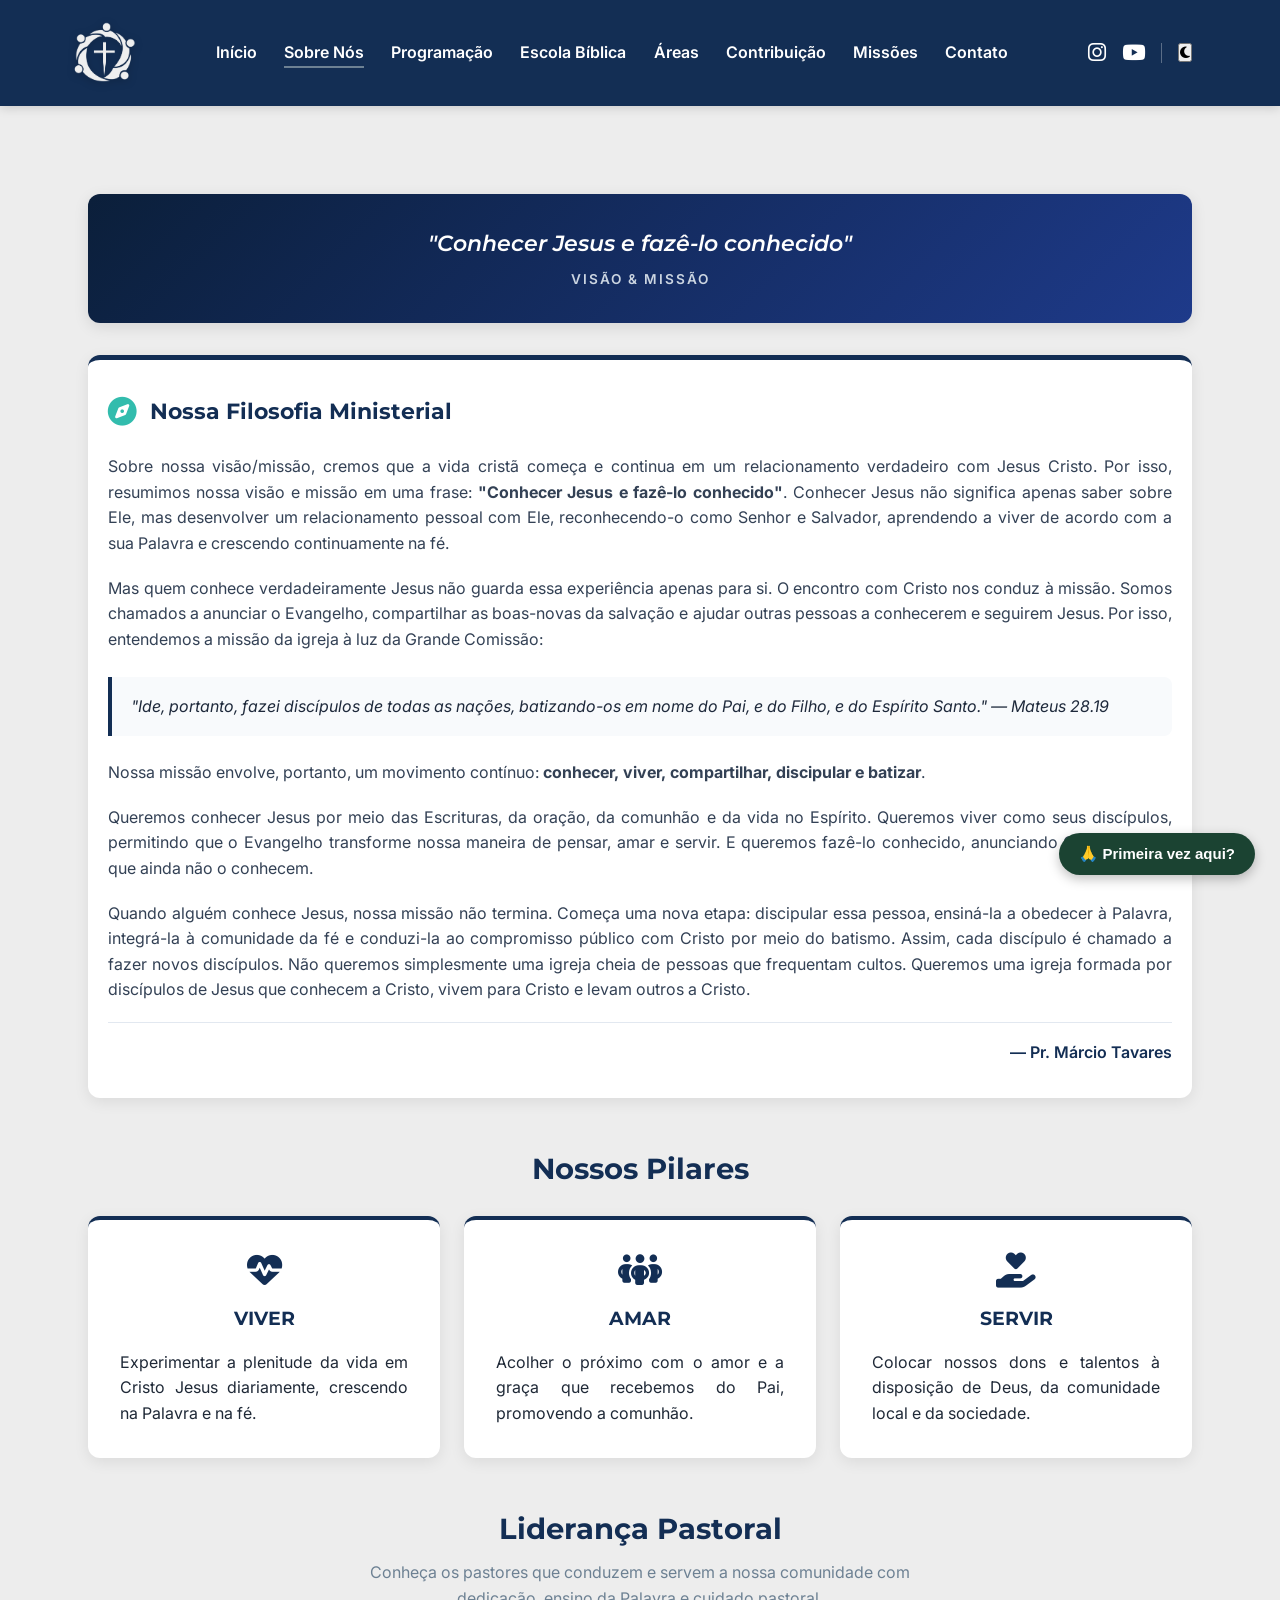
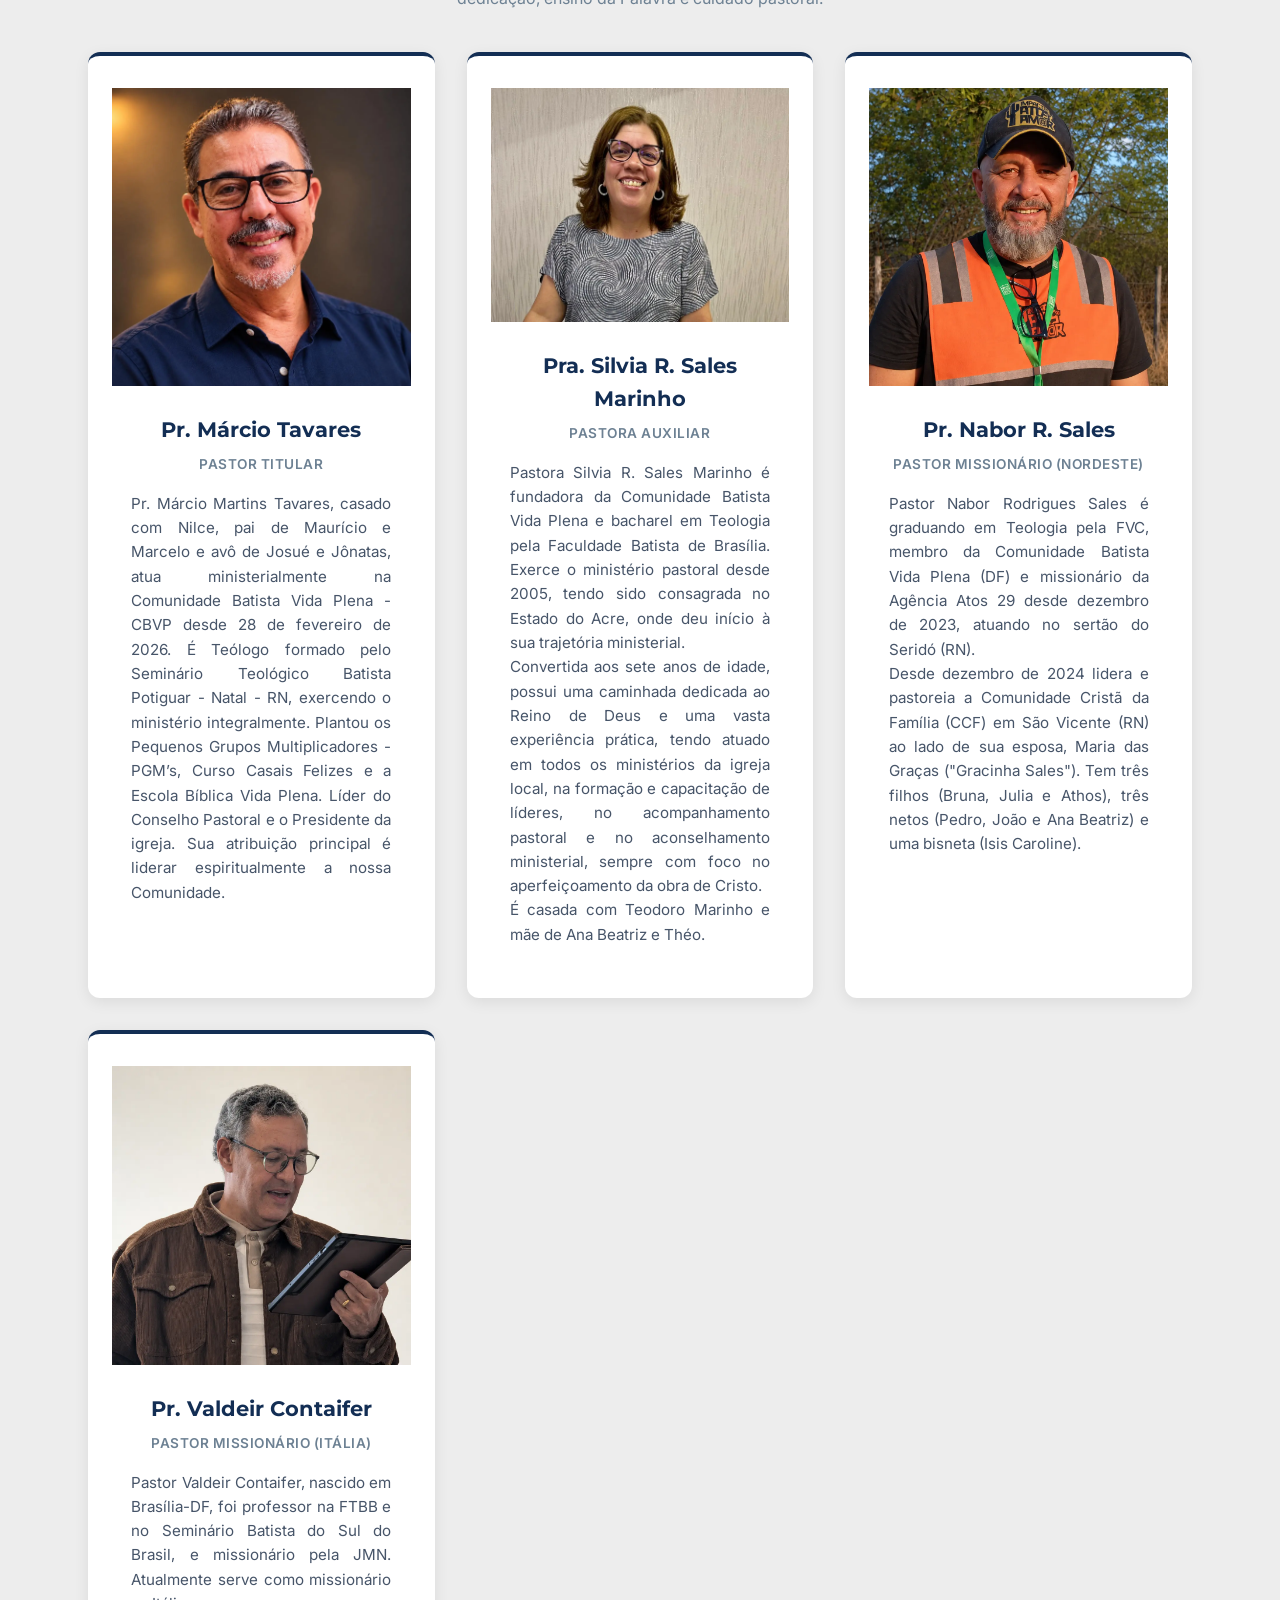
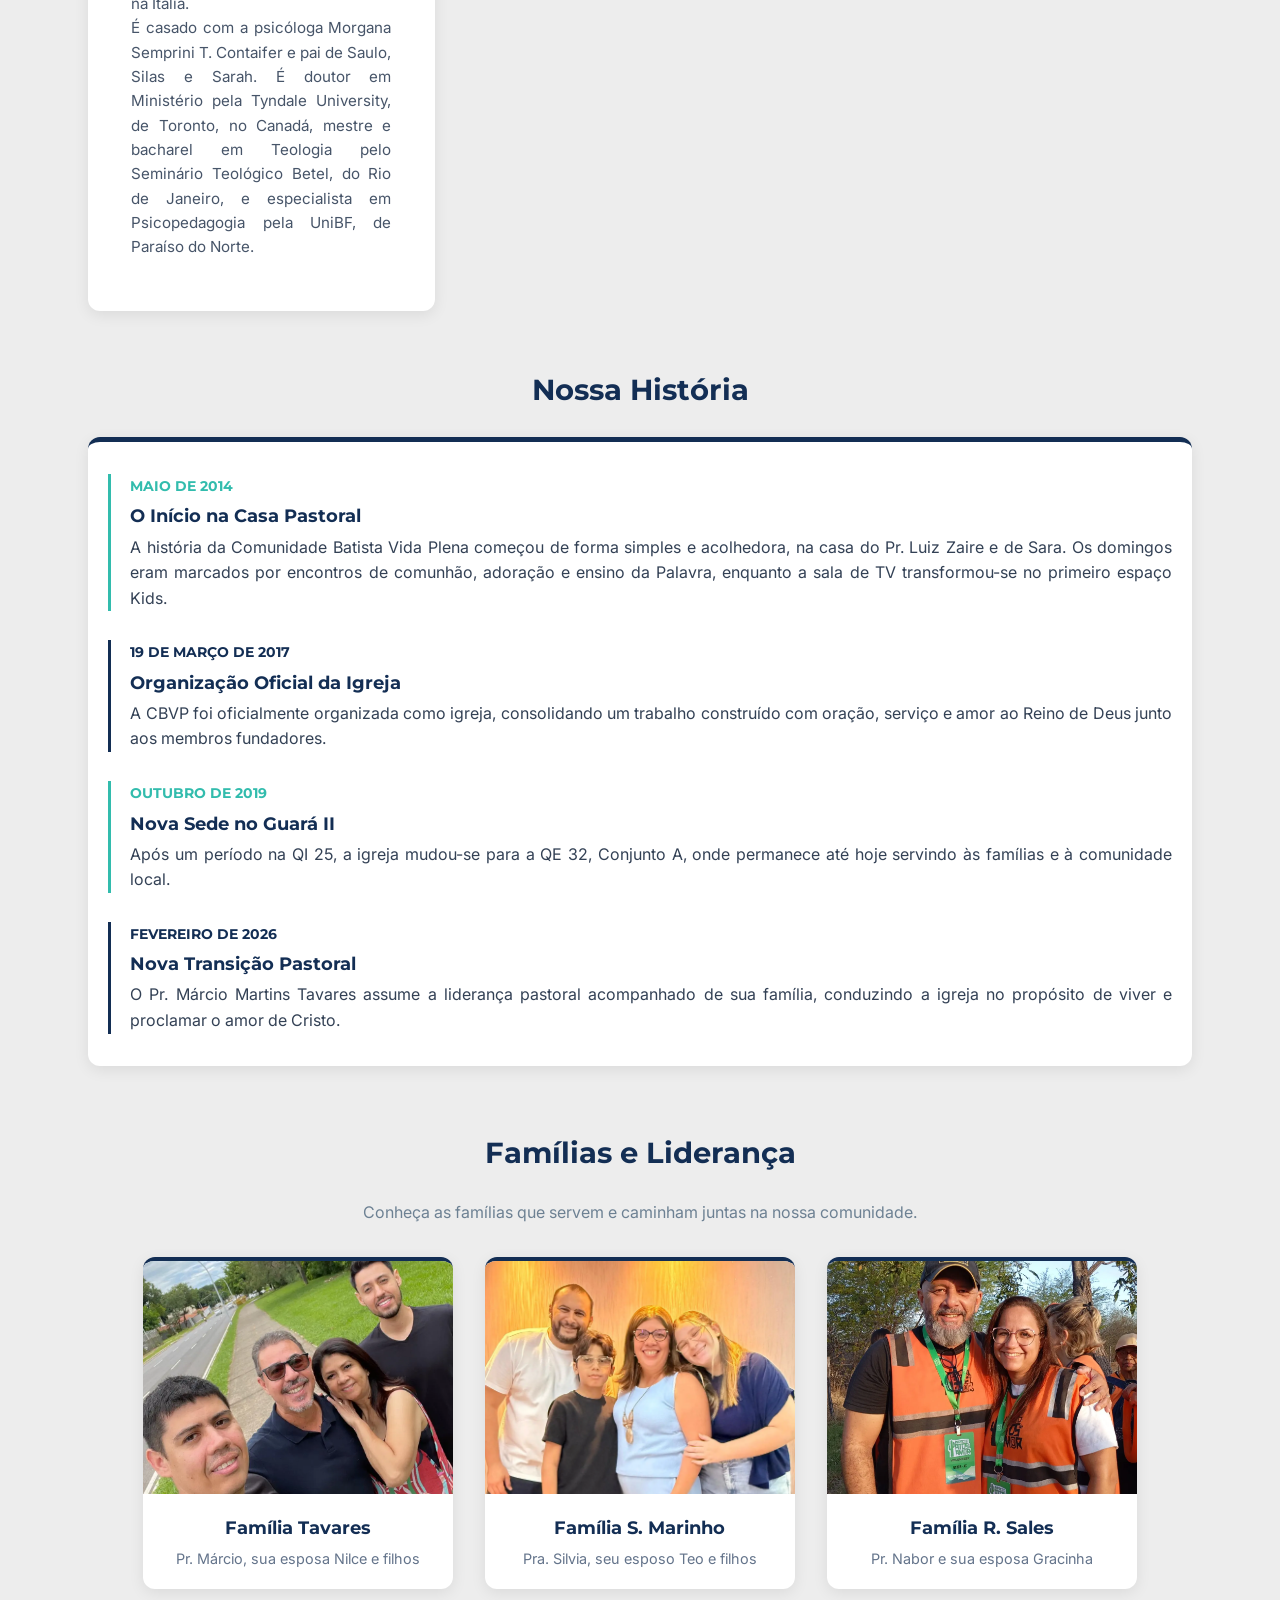
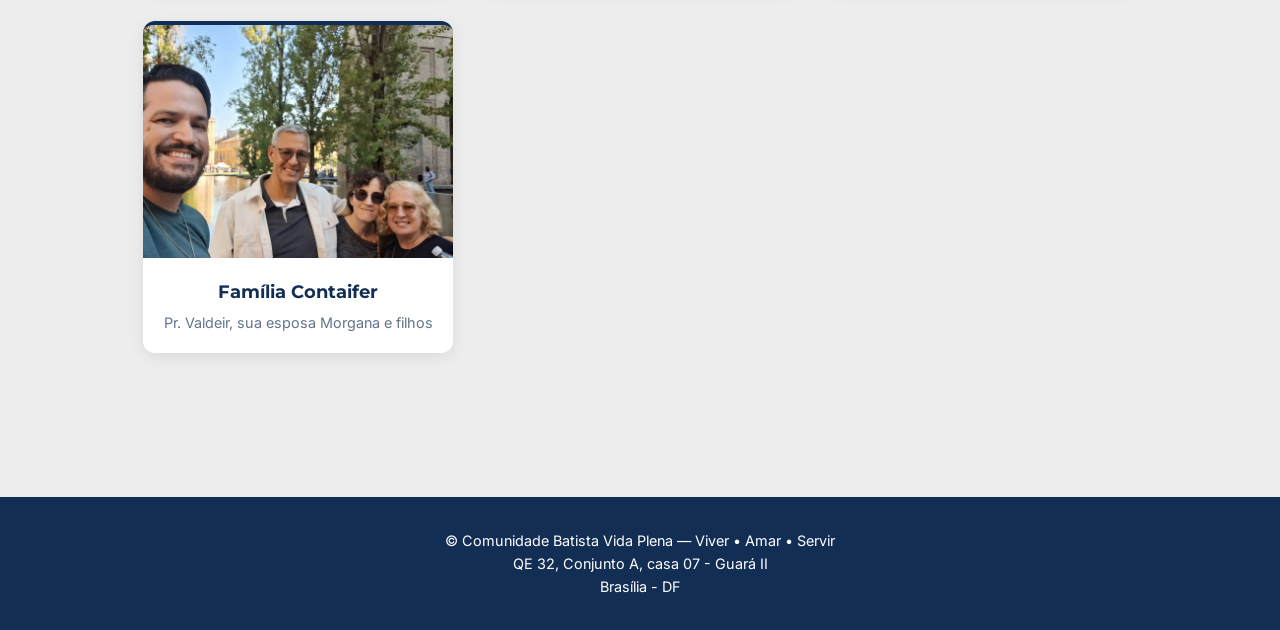
<file: sobre.html>
<!DOCTYPE html>
<html lang="pt-BR">
<head>
  <!-- Google tag (gtag.js) -->
  <script async src="https://www.googletagmanager.com/gtag/js?id=G-W4WCCYMB54"></script>
  <script>
    window.dataLayer = window.dataLayer || [];
    function gtag(){dataLayer.push(arguments);}
    gtag('js', new Date());

    gtag('config', 'G-W4WCCYMB54');
  </script>
  <meta charset="UTF-8">
  <meta name="viewport" content="width=device-width, initial-scale=1.0">
  <title>Sobre Nós - Comunidade Batista Vida Plena</title>
  
  <!-- ORDEM CORRIGIDA DO CSS: ESTILO PRIMEIRO, MOBILE DEPOIS -->
  <link rel="stylesheet" href="css/estilo.css">
  <link rel="stylesheet" href="css/mobile.css">
  <link rel="stylesheet" href="css/dark-theme.css">
  
  <!-- Ícones do Font Awesome -->
  <link rel="stylesheet" href="https://cdnjs.cloudflare.com/ajax/libs/font-awesome/6.5.1/css/all.min.css">
</head>
<body>

  <!-- CABEÇALHO / NAVEGAÇÃO -->
  <header class="header">
    <nav class="navbar">
      <a href="index.html" class="logo-container">
        <img src="imagem/logo-cinza.webp" alt="Comunidade Batista Vida Plena" class="logo-img">
      </a>

      <div class="hamburger" id="menu-toggle">
        <span></span>
        <span></span>
        <span></span>
      </div>

      <ul class="nav-menu" id="nav-menu">
        <li><a href="index.html" class="nav-link">Início</a></li>
        <li><a href="sobre.html" class="nav-link active">Sobre Nós</a></li>
        <li><a href="programacao.html" class="nav-link">Programação</a></li>
        <li><a href="ebd.html" class="nav-link">Escola Bíblica</a></li>
        <li><a href="areas.html" class="nav-link">Áreas</a></li>
        <li><a href="contribuicao.html" class="nav-link">Contribuição</a></li>
        <li><a href="missoes.html" class="nav-link">Missões</a></li>
        <li><a href="contato.html" class="nav-link">Contato</a></li>
      </ul>

      <div class="header-social">
        <a href="https://www.instagram.com/cbvidaplenadf" target="_blank" rel="noopener noreferrer" class="social-icon" title="Instagram">
          <i class="fa-brands fa-instagram"></i>
        </a>
        <a href="https://www.youtube.com/@CBVidaPlena" target="_blank" rel="noopener noreferrer" class="social-icon" title="YouTube">
          <i class="fa-brands fa-youtube"></i>
        </a>
        <span class="divider"></span>
        <button id="theme-toggle" class="btn-theme" aria-label="Alternar Tema">
          <i id="theme-icon" class="fa-solid fa-moon"></i>
        </button>
      </div>
    </nav>
  </header>
  
  <!-- CONTEÚDO PRINCIPAL -->
  <main class="container" style="margin-top: 2.5rem;">

    <!-- CARTÃO DE DESTAQUE -->
    <div class="mission-banner">
      <h1 class="mission-quote">"Conhecer Jesus e fazê-lo conhecido"</h1>
      <p class="mission-subtitle">Visão & Missão</p>
    </div>
    
    <!-- CARTÃO COM A DECLARAÇÃO MINISTERIAL -->
<div class="history-card">
  <div style="display: flex; align-items: center; gap: 0.8rem; margin-bottom: 1.5rem;">
    <i class="fa-solid fa-compass" style="font-size: 1.8rem; color: #32bcad;"></i>
    <h2 style="color: var(--color-primary); font-size: 1.4rem; margin: 0;">Nossa Filosofia Ministerial</h2>
  </div>

  <div class="historia-texto">
    
    <p>
      Sobre nossa visão/missão, cremos que a vida cristã começa e continua em um relacionamento verdadeiro com Jesus Cristo. Por isso, resumimos nossa visão e missão em uma frase: <strong>"Conhecer Jesus e fazê-lo conhecido"</strong>. Conhecer Jesus não significa apenas saber sobre Ele, mas desenvolver um relacionamento pessoal com Ele, reconhecendo-o como Senhor e Salvador, aprendendo a viver de acordo com a sua Palavra e crescendo continuamente na fé.
    </p>

    <p>
      Mas quem conhece verdadeiramente Jesus não guarda essa experiência apenas para si. O encontro com Cristo nos conduz à missão. Somos chamados a anunciar o Evangelho, compartilhar as boas-novas da salvação e ajudar outras pessoas a conhecerem e seguirem Jesus. Por isso, entendemos a missão da igreja à luz da Grande Comissão:
    </p>

    <!-- CITAÇÃO BÍBLICA EM DESTAQUE -->
    <blockquote style="background-color: #f8fafc; border-left: 4px solid var(--color-primary); margin: 1.5rem 0; padding: 1rem 1.2rem; font-style: italic; color: #1e293b; border-radius: 0 8px 8px 0;">
      "Ide, portanto, fazei discípulos de todas as nações, batizando-os em nome do Pai, e do Filho, e do Espírito Santo." — Mateus 28.19
    </blockquote>
    
    <p>
      Nossa missão envolve, portanto, um movimento contínuo: <strong>conhecer, viver, compartilhar, discipular e batizar</strong>.
    </p>

    <p>
      Queremos conhecer Jesus por meio das Escrituras, da oração, da comunhão e da vida no Espírito. Queremos viver como seus discípulos, permitindo que o Evangelho transforme nossa maneira de pensar, amar e servir. E queremos fazê-lo conhecido, anunciando Cristo àqueles que ainda não o conhecem.
    </p>

    <p>
      Quando alguém conhece Jesus, nossa missão não termina. Começa uma nova etapa: discipular essa pessoa, ensiná-la a obedecer à Palavra, integrá-la à comunidade da fé e conduzi-la ao compromisso público com Cristo por meio do batismo. Assim, cada discípulo é chamado a fazer novos discípulos. Não queremos simplesmente uma igreja cheia de pessoas que frequentam cultos. Queremos uma igreja formada por discípulos de Jesus que conhecem a Cristo, vivem para Cristo e levam outros a Cristo.
    </p>

    <!-- ASSINATURA PASTORAL -->
    <div style="border-top: 1px solid #e2e8f0; padding-top: 1rem; text-align: right; font-weight: 600; color: var(--color-primary);">
      — Pr. Márcio Tavares
    </div>
  </div>
</div>

    <!-- SEÇÃO: OS TRÊS PILARES -->
    <h2 class="section-title">Nossos Pilares</h2>
    <div class="grid-cards" style="margin-bottom: 3rem;">
      <div class="card">
        <i class="fa-solid fa-heart-pulse icon-card"></i>
        <h3>VIVER</h3>
        <p>Experimentar a plenitude da vida em Cristo Jesus diariamente, crescendo na Palavra e na fé.</p>
      </div>

      <div class="card">
        <i class="fa-solid fa-people-group icon-card"></i>
        <h3>AMAR</h3>
        <p>Acolher o próximo com o amor e a graça que recebemos do Pai, promovendo a comunhão.</p>
      </div>

      <div class="card">
        <i class="fa-solid fa-hand-holding-heart icon-card"></i>
        <h3>SERVIR</h3>
        <p>Colocar nossos dons e talentos à disposição de Deus, da comunidade local e da sociedade.</p>
      </div>
    </div>

    <!-- SEÇÃO LIDERANÇA PASTORAL -->
    <section class="pastoral-section" style="margin-bottom: 3.5rem;">
      <h2 style="text-align: center; color: var(--color-primary); margin-bottom: 0.5rem; font-size: 1.8rem;">
        Liderança Pastoral
      </h2>
      <p style="text-align: center; color: #6d8193; margin-bottom: 2.5rem; max-width: 600px; margin-left: auto; margin-right: auto;">
        Conheça os pastores que conduzem e servem a nossa comunidade com dedicação, ensino da Palavra e cuidado pastoral.
      </p>

      <!-- GRID COM OS PASTORES -->
      <div class="pastors-grid">

        <!-- PASTOR 1 -->
        <div class="pastor-card">
          <div class="pastor-photo-cantainer">
            <img src="imagem/pr-marcio.webp" alt="Pastor Márcio Tavares" class="pastor-photo">
          </div>
          <div class="pastor-info">
            <h3>Pr. Márcio Tavares</h3>
            <span class="pastor-role">Pastor Titular</span>
            <p>Pr. Márcio Martins Tavares, casado com Nilce, pai de Maurício e Marcelo e avô de Josué e Jônatas, atua ministerialmente na Comunidade Batista Vida Plena - CBVP desde 28 de fevereiro de 2026. É Teólogo formado pelo Seminário Teológico Batista Potiguar - Natal - RN, exercendo o ministério integralmente. Plantou os Pequenos Grupos Multiplicadores - PGM’s, Curso Casais Felizes e a Escola Bíblica Vida Plena. Líder do Conselho Pastoral e o Presidente da igreja. Sua atribuição principal é liderar espiritualmente a nossa Comunidade.</p>
          </div>
        </div>
        
        <!-- PASTOR 2 -->
        <div class="pastor-card">
          <div class="pastor-photo-cantainer">
            <img src="imagem/pr-silvia.webp" alt="Pastora Silvia R. Sales Marinho" class="pastor-photo">
          </div>
          <div class="pastor-info">
            <h3>Pra. Silvia R. Sales Marinho</h3>
            <span class="pastor-role">Pastora Auxiliar</span>
            <p>Pastora Silvia R. Sales Marinho é fundadora da Comunidade Batista Vida Plena e bacharel em Teologia pela Faculdade Batista de Brasília. Exerce o ministério pastoral desde 2005, tendo sido consagrada no Estado do Acre, onde deu início à sua trajetória ministerial.</p>
            <p>Convertida aos sete anos de idade, possui uma caminhada dedicada ao Reino de Deus e uma vasta experiência prática, tendo atuado em todos os ministérios da igreja local, na formação e capacitação de líderes, no acompanhamento pastoral e no aconselhamento ministerial, sempre com foco no aperfeiçoamento da obra de Cristo.</p>
            <p>É casada com Teodoro Marinho e mãe de Ana Beatriz e Théo.</p>
          </div>
        </div>

        <!-- PASTOR 3 -->
        <div class="pastor-card">
          <div class="pastor-photo-cantainer">
            <img src="imagem/nabor.webp" alt="Pastor Nabor R. Sales" class="pastor-photo">
          </div>
          <div class="pastor-info">
            <h3>Pr. Nabor R. Sales</h3>
            <span class="pastor-role">Pastor Missionário (Nordeste)</span>
            <p>Pastor Nabor Rodrigues Sales é graduando em Teologia pela FVC, membro da Comunidade Batista Vida Plena (DF) e missionário da Agência Atos 29 desde dezembro de 2023, atuando no sertão do Seridó (RN).</p>
            <p>Desde dezembro de 2024 lidera e pastoreia a Comunidade Cristã da Família (CCF) em São Vicente (RN) ao lado de sua esposa, Maria das Graças ("Gracinha Sales"). Tem três filhos (Bruna, Julia e Athos), três netos (Pedro, João e Ana Beatriz) e uma bisneta (Isis Caroline).</p>
          </div>
        </div>

        <!-- PASTOR 4 -->
        <div class="pastor-card">
          <div class="pastor-photo-cantainer">
            <img src="imagem/pr-valdeir.webp" alt="Pastor Valdeir Contaifer" class="pastor-photo">
          </div>
          <div class="pastor-info">
            <h3>Pr. Valdeir Contaifer</h3>
            <span class="pastor-role">Pastor Missionário (Itália)</span>
            <p>Pastor Valdeir Contaifer, nascido em Brasília-DF, foi professor na FTBB e no Seminário Batista do Sul do Brasil, e missionário pela JMN. Atualmente serve como missionário na Itália.</p>
            <p>É casado com a psicóloga Morgana Semprini T. Contaifer e pai de Saulo, Silas e Sarah. É doutor em Ministério pela Tyndale University, de Toronto, no Canadá, mestre e bacharel em Teologia pelo Seminário Teológico Betel, do Rio de Janeiro, e especialista em Psicopedagogia pela UniBF, de Paraíso do Norte.</p>
          </div>
        </div>
      </div>
    </section>

    <!-- SEÇÃO NOSSA HISTÓRIA -->
    <h2 class="section-title">Nossa História</h2>

    <div class="history-card">
      <div style="border-left: 3px solid #32bcad; padding-left: 1.2rem; margin-bottom: 1.8rem;">
        <h3 style="color: #32bcad; font-weight: 700; font-size: 0.9rem;">MAIO DE 2014</h3>
        <h4 style="color: var(--color-primary); font-size: 1.1rem; margin: 0.2rem 0;">O Início na Casa Pastoral</h4>
        <p style="margin-bottom: 0;">A história da Comunidade Batista Vida Plena começou de forma simples e acolhedora, na casa do Pr. Luiz Zaire e de Sara. Os domingos eram marcados por encontros de comunhão, adoração e ensino da Palavra, enquanto a sala de TV transformou-se no primeiro espaço Kids.</p>
      </div>

      <div style="border-left: 3px solid var(--color-primary); padding-left: 1.2rem; margin-bottom: 1.8rem;">
        <h3 style="color: var(--color-primary); font-weight: 700; font-size: 0.9rem;">19 DE MARÇO DE 2017</h3>
        <h4 style="color: var(--color-primary); font-size: 1.1rem; margin: 0.2rem 0;">Organização Oficial da Igreja</h4>
        <p style="margin-bottom: 0;">A CBVP foi oficialmente organizada como igreja, consolidando um trabalho construído com oração, serviço e amor ao Reino de Deus junto aos membros fundadores.</p>
      </div>

      <div style="border-left: 3px solid #32bcad; padding-left: 1.2rem; margin-bottom: 1.8rem;">
        <h3 style="color: #32bcad; font-weight: 700; font-size: 0.9rem;">OUTUBRO DE 2019</h3>
        <h4 style="color: var(--color-primary); font-size: 1.1rem; margin: 0.2rem 0;">Nova Sede no Guará II</h4>
        <p style="margin-bottom: 0;">Após um período na QI 25, a igreja mudou-se para a QE 32, Conjunto A, onde permanece até hoje servindo às famílias e à comunidade local.</p>
      </div>

      <div style="border-left: 3px solid var(--color-primary); padding-left: 1.2rem;">
        <h3 style="color: var(--color-primary); font-weight: 700; font-size: 0.9rem;">FEVEREIRO DE 2026</h3>
        <h4 style="color: var(--color-primary); font-size: 1.1rem; margin: 0.2rem 0;">Nova Transição Pastoral</h4>
        <p style="margin-bottom: 0;">O Pr. Márcio Martins Tavares assume a liderança pastoral acompanhado de sua família, conduzindo a igreja no propósito de viver e proclamar o amor de Cristo.</p>
      </div>
    </div>

    <!-- SEÇÃO GALERIA DA LIDERANÇA / FAMÍLIAS PASTORAIS -->
    <section class="family-section">
      <div class="container" style="padding: 0;">
        <h2 class="section-title">Famílias e Liderança</h2>
        <p class="family-subtitle">Conheça as famílias que servem e caminham juntas na nossa comunidade.</p>

        <div class="family-grid">
          <!-- CARD FAMÍLIA 1 -->
          <div class="family-card">
            <div class="family-photo-container">
              <img src="imagem/familia-tavares.webp" alt="Família Tavares" class="family-photo">
            </div>
            <div class="family-info">
              <h3>Família Tavares</h3>
              <p>Pr. Márcio, sua esposa Nilce e filhos</p>
            </div>
          </div>

          <!-- CARD FAMÍLIA 2 -->
          <div class="family-card">
            <div class="family-photo-container">
              <img src="imagem/familia-Marinho.webp" alt="Família S. Marinho" class="family-photo">
            </div>
            <div class="family-info">
              <h3>Família S. Marinho</h3>
              <p>Pra. Silvia, seu esposo Teo e filhos</p>
            </div>
          </div>

          <!-- CARD FAMÍLIA 3 -->
          <div class="family-card">
            <div class="family-photo-container">
              <img src="imagem/pr-nabor.webp" alt="Família do Pr. Nabor" class="family-photo">
            </div>
            <div class="family-info">
              <h3>Família R. Sales</h3>
              <p>Pr. Nabor e sua esposa Gracinha</p>
            </div>
          </div>

          <!-- CARD FAMÍLIA 4 -->
          <div class="family-card">
            <div class="family-photo-container">
              <img src="imagem/familia-contaifer.webp" alt="Família Contaifer" class="family-photo">
            </div>
            <div class="family-info">
              <h3>Família Contaifer</h3>
              <p>Pr. Valdeir, sua esposa Morgana e filhos</p>
            </div>
          </div>
        </div>
      </div>
    </section>

  </main>

  <!-- RODAPÉ -->
  <footer class="footer">
    <p>&copy; Comunidade Batista Vida Plena — Viver • Amar • Servir</p>
    <p>QE 32, Conjunto A, casa 07 - Guará II</p>
    <p>Brasília - DF</p>
  </footer>

<!-- Botão Flutuante do Cartão de Conexão -->
<button id="btn-conexao-flutuante" onclick="abrirCartaoConexao()">
  <span>🙏 Primeira vez aqui?</span>
</button>

<!-- Modal do Cartão de Conexão -->
<div id="modal-cartao-conexao" class="modal-conexao-overlay">
  <div class="modal-conexao-content">
    <button class="fechar-modal" onclick="fecharCartaoConexao()">&times;</button>
    
    <h3>Cartão de Conexão</h3>
    <p>Que alegria ter você conosco! Deixe seus dados para darmos as boas-vindas.</p>
    
    <form id="form-conexao" onsubmit="enviarCartaoConexao(event)">
      <div class="campo-conexao">
        <label for="nome-visitante">Seu Nome:</label>
        <input type="text" id="nome-visitante" placeholder="Digite seu nome completo" required>
      </div>

      <div class="campo-conexao">
        <label for="tel-visitante">Seu WhatsApp:</label>
        <input type="tel" id="tel-visitante" placeholder="(00) 00000-0000" required>
      </div>

      <div class="campo-conexao">
        <label for="pedido-oracao">Gostaria de um pedido de oração?</label>
        <textarea id="pedido-oracao" rows="3" placeholder="Escreva aqui (opcional)"></textarea>
      </div>

      <button type="submit" class="btn-enviar-conexao">Enviar no WhatsApp</button>
    </form>
  </div>
</div>

  <!-- SCRIPT EXTERNO UNIFICADO -->
  <script src="js/theme.js"></script>
  <script src="js/script.js"></script>

</body>
</html>
</file>
<file: css/estilo.css>
/* Importação da fonte Montserrat */
@import url('https://fonts.googleapis.com/css2?family=Inter:wght@400;500;600;700&family=Montserrat:wght@500;600;700;800&display=swap');
/* ==========================================================================
   DESIGN SYSTEM - TOKENS
   ========================================================================== */
:root {
  /* Cores Extraídas do Manual da Marca */
  --color-primary: #132e54;        /* Azul Escuro */
  --color-secondary: #6d8193;      /* Cinza Azulado */
  --color-bg-light: #ededed;       /* Cinza Claro */
  --color-white: #ffffff;
  --color-text-dark: #1f2937;
  --color-accent-blue: #006699;
  --color-hover: #32bcad;
  /* Gradients */
  --gradient-blue: linear-gradient(135deg, #0b1f3a 0%, #004080 100%);
  
  /* Tipografia */
  --font-family-base: 'Inter', system-ui, -apple-system, sans-serif;
  --font-family-title: 'Montserrat', sans-serif;
   
  /* Espaçamentos e Sombras */
  --radius-sm: 6px;
  --radius-md: 12px;
  --shadow-card: 0 4px 15px rgba(0, 0, 0, 0.08);
}

/* Reset básico */
* {
  margin: 0;
  padding: 0;
  box-sizing: border-box;
}

body {
  font-family: var(--font-family-base);
  background-color: var(--color-bg-light);
  color: var(--color-text-dark);
  line-height: 1.6;
}

/* MONTSERRAT EM TODOS OS TÍTULOS E SUBTÍTULOS */
h1, h2, h3, h4, h5, h6,
.section-title,
.mission-quote,
.contact-title {
  font-family: var(--font-family-title) !important;
}
.container {
  width: 90%;
  max-width: 90%;
  margin: 0 auto;
  padding: 3rem 1.5rem;
}

/* ==========================================================================
   CABEÇALHO & NAV
   ========================================================================== */
.header {
  background-color: var(--color-primary); /* Fundo Azul Escuro */
  width: 100%;
  box-shadow: 0 2px 10px rgba(0, 0, 0, 0.15);
 box-sizing: border-box;
}

.navbar {
  width: 90%;
  max-width: 90%;
  margin: 0 auto;    /* Centraliza os elementos no meio da barra azul */
  display: flex;
  justify-content: space-between;
  align-items: center;
  padding: 0.8rem 0; /* Adiciona 32px de folga/respiro nas laterais */
  box-sizing: border-box;
}

/* Logo */
.logo-container {
  display: flex;
  align-items: center;
  text-decoration: none;
  background-color: transparent; /* Remove o fundo branco */
  padding: 0;
}

.logo-img {
  height: 80px; 
  max-height: 90px
  width: auto;
  display: block;
  object-fit: contain;
  filter: drop-shadow(0px 2px 4px rgba(0, 0, 0, 0.2));
}

/* Menu de Navegação Horizontal */
.nav-menu {
  display: flex;               /* Força os itens a ficarem LADO A LADO */
  flex-direction: row;         /* Alinhamento na horizontal */
  list-style: none;            /* Remove as bolinhas do <ul> */
  gap: 1.7rem;                   /* Espaçamento entre as opções */
  align-items: center;
  margin: 0;
  padding: 0;
}

.nav-link {
  color: var(--color-white);   /* Texto branco sobre o fundo azul */
  text-decoration: none;       /* Remove o sublinhado */
  font-size: 1rem;
  font-weight: 600;            /* Deixa a fonte mais nítida/encorpada */
  white-space: nowrap;
  transition: color 0.3s ease;
}

.nav-link:hover {
  color: var(--color-hover);   /* Mudança de cor ao passar o mouse */
}

.nav-link.active {
  color: #ffffff;
  border-bottom: 2px solid var(--color-secondary); /* Indicador da página atual */
  padding-bottom: 4px;
}

/* Menu Hambúrguer (Mobile) */
.hamburger {
  display: none;
  flex-direction: column;
  cursor: pointer;
  gap: 5px;
}

.hamburger span {
  width: 25px;
  height: 3px;
  background-color: var(--color-white);
  border-radius: 2px;
}

/* ==========================================================================
   HERO SECTION
   ========================================================================== */
.hero {
  background-color: #ededed; /* Cinza claro da paleta */
  color: var(--color-primary);         /* Azul escuro para contraste */
  text-align: center;
  padding: 3.5rem 1.5rem;
  border-bottom: 3px solid #6d8193; /* Detalhe em cinza azulado */
}

.hero h1 {
  font-size: 2.4rem;
  font-weight: 700;
  color: var(--color-primary);            /* Azul escuro */
  margin-bottom: 0.5rem;
}

.hero p.tagline {
  font-size: 1.1rem;
  font-weight: 600;
  letter-spacing: 3px;
  color: #6d8193;            /* Cinza azulado da paleta */
  margin-bottom: 0.8rem;
}
.hero-subtext {
  font-size: 1rem;
  color: #132e54;       /* Texto secundário escuro legível */
  font-weight: 400;
  font-style: italic;
}

/* ==========================================================================
   SEÇÃO PREGAÇÃO / YOUTUBE
   ========================================================================== */

.section-title {
  text-align: center;
  color: var(--color-primary);
  font-size: 1.8rem;
  margin-bottom: 1.5rem;
  position: relative;
}

.video-card {
  background: var(--color-white);
  border-radius: var(--radius-md);
  padding: 1.5rem;
  box-shadow: var(--shadow-card);
  margin-bottom: 3rem;
}

/* Embed de Vídeo Responsivo (Aspect Ratio 16:9) */
.video-responsive {
  position: relative;
  padding-bottom: 56.25%; /* 16:9 */
  height: 0;
  overflow: hidden;
  border-radius: var(--radius-sm);
}

.video-responsive iframe {
  position: absolute;
  top: 0;
  left: 0;
  width: 100%;
  height: 100%;
  border: 0;
}

.video-info {
  margin-top: 1rem;
}

.video-info h3 {
  color: var(--color-primary);
  margin-bottom: 0.5rem;
}

/* ==========================================================================
   CARDS DE ACESSO RÁPIDO
   ========================================================================== */
.grid-cards {
  display: grid;
  grid-template-columns: repeat(auto-fit, minmax(280px, 1fr));
  gap: 1.5rem;
}

.card {
  background-color: var(--color-white);
  border-radius: var(--radius-md);
  padding: 2rem;
  text-align: center;
  box-shadow: var(--shadow-card);
  border-top: 4px solid var(--color-primary);
  transition: transform 0.3s ease;
}

.card:hover {
  transform: translateY(-5px);
}

.card h3 {
  color: var(--color-primary);
  margin-bottom: 1rem;
}

.btn-card {
  display: inline-block;
  margin-top: 1rem;
  padding: 0.6rem 1.2rem;
  background-color: var(--color-primary);
  color: var(--color-white);
  text-decoration: none;
  border-radius: var(--radius-sm);
  font-weight: 600;
  transition: background-color 0.3s ease;
}

.btn-card:hover {
  background-color: var(--color-secondary);
}

/* ==========================================================================
   RODAPÉ
   ========================================================================== */
.footer {
  background-color: var(--color-primary);
  color: var(--color-white);
  text-align: center;
  padding: 2rem 1.5rem;
  margin-top: 3rem;
  font-size: 0.9rem;
}

/* ==========================================================================
   RESPONSIVIDADE (MOBILE)
   ========================================================================== */
@media (max-width: 768px) {
  .hamburger {
    display: flex;
  }

  .nav-menu {
    display: none;
    flex-direction: column;
    width: 100%;
    position: absolute;
    top: 100%;
    left: 0;
    background-color: var(--color-primary);
    padding: 1.5rem;
  }

  .nav-menu.active {
    display: flex;
  }

  .hero h1 {
    font-size: 1.8rem;
  }

/* Container do Logo */
.logo-container {
  display: flex;
  align-items: center;
  text-decoration: none;
}

/* Imagem da Logomarca */
.logo-img {
  height: 45px; /* Ajusta a altura conforme o tamanho ideal */
  width: auto;  /* Mantém a proporção da imagem */
  object-fit: contain;
 }
}
   
/* ==========================================================================
   ÍCONES DAS REDES SOCIAIS NO CABEÇALHO
   ========================================================================== */
.header-social {
  display: flex;
  align-items: center;
  gap: 1.0rem;            /* Espaço entre cada ícone */
  flex-shrink: 0;         /* Impede que o bloco seja espremido */
  margin-left: 0.5rem;
  margin-right: 1.5rem;   /* AFAM : Dá o respiro no canto direito da tela */
}

.social-icon {
  color: var(--color-white);
  font-size: 1.3rem;
  transition: transform 0.2s ease, color 0.3s ease;
  text-decoration: none;
}

.social-icon:hover {
  color: var(--color-hover);
  transform: translateY(-2px);
}

.divider {
  display: inline-block; /* Permite que o span aceite largura e altura */
  width: 1px;            /* Espessura da barra */
  height: 20px;          /* Altura da barra */
  background-color: rgba(255, 255, 255, 0.3); /* Cor branca com transparência suave */
  margin: 0;      /* Espaçamento nas laterais da barra */
  align-self: center;    /* Garante o alinhamento vertical no centro */
}

/* Ajuste Responsivo para Mobile */
@media (max-width: 768px) {
  .header-social {
    border-left: none;
    padding-left: 0;
    margin-left: 0;
    margin-top: 1rem;
    justify-content: center;
  }
}
  /* ==========================================================================
   CARROSSEL DE EVENTOS / SLIDER (CORRIGIDO)
   ========================================================================== */

/* Container Principal do Carrossel */
.carousel-container {
  position: relative;
  width: 100%;
  height: 450px; /* Altura ideal fixa para não achatar os flyers */
  border-radius: var(--radius-md, 12px);
  overflow: hidden;
  box-shadow: 0 4px 15px rgba(0, 0, 0, 0.08);
  margin-bottom: 3rem;
  background-color: #0b1f3a; /* Fundo escuro oficial para preencher bordas */
}

/* Regra Base do Slide (Esconde os inativos) */
.carousel-slide {
  position: absolute;
  top: 0;
  left: 0;
  width: 100%;
  height: 100%;
  opacity: 0;
  visibility: hidden;
  transition: opacity 0.6s ease-in-out, visibility 0.6s ease-in-out;
  display: flex;
  align-items: center;
  justify-content: center;
}

/* Slide Ativo (Mostra na tela) */
.carousel-slide.active {
  opacity: 1;
  visibility: visible;
  z-index: 1;
}

/* Imagens dos Slides (Mostrar a arte 100% sem cortes) */
.carousel-slide img,
.slide-bg-img,
.slide-full-img {
  width: 100%;
  height: 100%;
  object-fit: contain !important; /* Preserva a proporção exata da arte */
  object-position: center;
  display: block;
}

/* Textos sobrepostos (caso o slide use texto em HTML) */
.slide-content {
  position: absolute;
  bottom: 2rem;
  left: 2rem;
  right: 2rem;
  z-index: 2;
  color: #ffffff;
  background: rgba(11, 31, 58, 0.75); /* Fundo sutil para leitura */
  padding: 1.5rem;
  border-radius: 8px;
  backdrop-filter: blur(4px);
}

.slide-content h3 {
  font-size: 1.8rem;
  margin: 0.5rem 0;
  color: #ffffff;
}

.slide-content p {
  font-size: 1rem;
  color: #ededed;
  margin-bottom: 1.2rem;
  max-width: 600px;
}

.slide-badge {
  background-color: #6d8193;
  color: #ffffff;
  padding: 4px 12px;
  border-radius: 20px;
  font-size: 0.75rem;
  text-transform: uppercase;
  font-weight: 600;
  letter-spacing: 1px;
}

.btn-slide {
  display: inline-block;
  background-color: #ffffff;
  color: #0b1f3a;
  padding: 0.5rem 1.2rem;
  border-radius: 6px;
  text-decoration: none;
  font-weight: 700;
  font-size: 0.9rem;
  transition: background-color 0.3s ease;
}

.btn-slide:hover {
  background-color: #ededed;
}

/* Botões de Avançar/Voltar */
.carousel-btn {
  position: absolute;
  top: 50%;
  transform: translateY(-50%);
  background-color: rgba(0, 0, 0, 0.4);
  color: #ffffff;
  border: none;
  font-size: 1.5rem;
  padding: 10px 15px;
  cursor: pointer;
  border-radius: 50%;
  z-index: 3;
  transition: background-color 0.3s ease;
}

.carousel-btn:hover {
  background-color: rgba(0, 0, 0, 0.8);
}

.carousel-btn.prev { left: 15px; }
.carousel-btn.next { right: 15px; }

/* Indicadores (Dots) */
.carousel-dots {
  position: absolute;
  bottom: 12px;
  left: 50%;
  transform: translateX(-50%);
  display: flex;
  gap: 8px;
  z-index: 3;
}

.dot {
  width: 10px;
  height: 10px;
  border-radius: 50%;
  background-color: rgba(255, 255, 255, 0.4);
  cursor: pointer;
  transition: background-color 0.3s ease, width 0.3s ease;
}

.dot.active {
  background-color: #ffffff;
  width: 22px;
  border-radius: 10px;
}

/* ==========================================================================
   PÁGINA SOBRE NÓS
   ========================================================================== */

/* Bloco da Missão Central */
.mission-banner {
  background: linear-gradient(135deg, #0b1f3a 0%, #1e3a8a 100%) !important;
  color: #ffffff !important;
  padding: 2rem 1.25rem; /* Reduzido o padding no mobile para ganhar espaço */
  border-radius: 12px;
  text-align: center;
  box-shadow: 0 4px 15px rgba(0, 0, 0, 0.1);
  margin-bottom: 2rem;
  width: 100%;
  box-sizing: border-border-box;
}

.mission-quote {
  font-size: 1.4rem;
  font-weight: 600;
  font-style: italic;
  margin-bottom: 0.5rem;
}

.mission-subtitle {
  font-size: 0.85rem;
  text-transform: uppercase;
  letter-spacing: 2px;
  color: #cbd5e1 !important;
  font-weight: 600;
}

/* Ícones nos Cards dos Pilares */
.icon-card {
  font-size: 2.2rem;
  color: #132e54;
  margin-bottom: 1rem;
}

/* ==========================================================================
   LIDERANÇA PASTORAL & BLOCOS LARGOS (100% de Largura)
   ========================================================================== */
.leadership-container {
  width: 100%;
  margin-bottom: 3rem;
}

.leader-card {
  background: #ffffff;
  border-radius: var(--radius-md, 12px);
  padding: 2rem 1.25rem; /* Padding interno menor no mobile */
  text-align: center;
  width: 100%;
  box-shadow: 0 4px 15px rgba(0, 0, 0, 0.08);
  border-top: 4px solid #132e54;
  box-sizing: border-box;
}

.leader-avatar {
  width: 80px;
  height: 80px;
  background-color: #ededed;
  color: #132e54;
  border-radius: 50%;
  display: flex;
  align-items: center;
  justify-content: center;
  font-size: 2rem;
  margin: 0 auto 1.2rem auto;
}

.leader-card h3 {
  color: #132e54;
  font-size: 1.4rem;
  margin-bottom: 0.3rem;
}

.leader-role {
  display: block;
  font-size: 0.9rem;
  color: #6d8193;
  font-weight: 600;
  margin-bottom: 1.2rem;
}

/* CORREÇÃO DO ALINHAMENTO NO DESKTOP E MOBILE */
.leader-card p,
.history-card p,
.card-sobre p {
  color: #334155;
  font-size: 1rem;
  line-height: 1.6;
  width: 100%;             /* Permite ocupar toda a largura do container */
  margin: 0 0 1.2rem 0;     /* Mantém apenas a margem inferior (1.2rem) */
  text-align: justify;
  -webkit-hyphens: auto;
  -ms-hyphens: auto;
  hyphens: auto;
  word-break: normal;
}

/* Bloco para "Nossa História" (Card Largo de 100%) */
.history-card {
  background: #ffffff;
  border-radius: var(--radius-md, 12px);
  padding: 2rem 1.25rem;
  width: 100%;
  box-shadow: 0 4px 15px rgba(0, 0, 0, 0.08);
  border-top: 5px solid #132e54;
  margin-bottom: 3rem;
  color: #334155;
  line-height: 1.7;
  font-size: 1rem;
  box-sizing: border-box;
}
/* ==========================================================================
   PÁGINA DE PROGRAMAÇÃO & TABELAS RESPONSIVAS
   ========================================================================== */

/* Container da Tabela com Rolagem para Telas Pequenas */
.table-responsive {
  width: 100%;
  overflow-x: auto;
  box-shadow: 0 4px 15px rgba(0, 0, 0, 0.08);
  border-radius: var(--radius-md, 12px);
  background-color: #ffffff;
}

.schedule-table {
  width: 100%;
  border-collapse: collapse;
  text-align: left;
  font-size: 0.95rem;
}

.schedule-table thead {
  background-color: #132e54;
  color: #ffffff;
}

.schedule-table th, 
.schedule-table td {
  padding: 1.2rem 1.5rem;
  border-bottom: 1px solid #e2e8f0;
}

.schedule-table th {
  font-weight: 600;
  letter-spacing: 0.5px;
}

.schedule-table tbody tr:hover {
  background-color: #f8fafc;
}

/* Linha em Destaque para o Culto Principal */
.schedule-table tr.highlight-row {
  background-color: #f1f5f9;
}

/* Badge de Horário */
.badge-time {
  background-color: #6d8193;
  color: #ffffff;
  padding: 4px 10px;
  border-radius: 6px;
  font-weight: 600;
  font-size: 0.85rem;
}

/* Cartões de Eventos com Data em Destaque */
.event-card {
  display: flex;
  align-items: center;
  gap: 1.5rem;
  padding: 1.5rem;
  text-align: left;
}

.event-date {
  background-color: #132e54;
  color: #ffffff;
  padding: 0.8rem 1rem;
  border-radius: 10px;
  text-align: center;
  min-width: 70px;
  display: flex;
  flex-direction: column;
}

.event-date .day {
  font-size: 1.6rem;
  font-weight: 700;
  line-height: 1;
}

.event-date .month {
  font-size: 0.75rem;
  font-weight: 600;
  letter-spacing: 1px;
  color: #a0b2c6;
  margin-top: 2px;
}

.event-details h3 {
  color: #132e54;
  font-size: 1.1rem;
  margin-bottom: 0.4rem;
}

.event-details p {
  color: #64748b;
  font-size: 0.85rem;
  margin-bottom: 0.2rem;
  display: flex;
  align-items: center;
  gap: 0.5rem;
}
/* ==========================================================================
   PÁGINA DA ESCOLA BÍBLICA (EBD)
   ========================================================================== */

/* Banner introdutório da EBD */
.ebd-intro-banner {
  background: linear-gradient(135deg, #0b1f3a 0%, #1e3a8a 100%) !important;
  color: #ffffff !important;
  padding: 2.5rem 2rem;
  border-radius: 12px;
  text-align: center;
  box-shadow: 0 4px 15px rgba(0, 0, 0, 0.1);
  margin-bottom: 2rem;
}

.ebd-intro-banner h2 {
  font-size: 1.8rem;
  margin-bottom: 0.6rem;
  text-align: center;
}

.ebd-intro-banner p {
  color: #cbd5e1 !important; /* Cinza claro de altíssimo contraste */
  font-size: 0.95rem !important;
  font-weight: 500 !important;
  margin-top: 0.5rem;
}

/* Cartões das Classes */
.ebd-class-card {
  text-align: left;
  display: flex;
  flex-direction: column;
  justify-content: space-between;
}

.ebd-class-header {
  display: flex;
  justify-content: space-between;
  align-items: center;
  margin-bottom: 1rem;
}

.class-icon {
  font-size: 2rem;
  color: #132e54;
}

.class-badge {
  background-color: #ededed;
  color: #132e54;
  padding: 4px 10px;
  border-radius: 6px;
  font-size: 0.8rem;
  font-weight: 700;
  text-transform: uppercase;
}

.ebd-class-card h3 {
  color: #132e54;
  font-size: 1.25rem;
  margin-bottom: 0.3rem;
}

.class-teacher {
  font-size: 0.85rem;
  color: #6d8193;
  margin-bottom: 0.8rem;
}

.ebd-class-card p {
  color: #334155;
  font-size: 0.95rem;
  line-height: 1.5;
}

/* Lista de Downloads de Materiais */
.download-list {
  display: flex;
  flex-direction: column;
  gap: 1rem;
}

.download-item {
  display: flex;
  justify-content: space-between;
  align-items: center;
  padding: 1rem 1.2rem;
  background-color: #f8fafc;
  border: 1px solid #e2e8f0;
  border-radius: 8px;
  flex-wrap: wrap;
  gap: 1rem;
}

.download-info {
  display: flex;
  align-items: center;
  gap: 1rem;
}

.ppt-icon {
  font-size: 1.8rem;
  color: #d97706; /* Cor laranja característica de apresentações/slides */
}

.download-info h4 {
  color: #132e54;
  font-size: 1rem;
  margin-bottom: 0.2rem;
}

.download-info p {
  color: #64748b;
  font-size: 0.82rem;
  margin: 0;
}

.btn-download-sm {
  background-color: #132e54;
  color: #ffffff;
  padding: 0.5rem 1rem;
  border-radius: 6px;
  text-decoration: none;
  font-size: 0.85rem;
  font-weight: 600;
  display: inline-flex;
  align-items: center;
  gap: 0.4rem;
  transition: background-color 0.3s ease;
}

.btn-download-sm:hover {
  background-color: #6d8193;
}
/* ==========================================================================
   PÁGINA DE CONTATO
   ========================================================================== */

/* Grid em 2 Colunas no Desktop e 1 Coluna no Celular */
.contact-grid {
  display: grid;
  grid-template-columns: 1fr 1fr;
  gap: 2rem;
}

@media (max-width: 768px) {
  .contact-grid {
    grid-template-columns: 1fr;
  }
}

.contact-card {
  background-color: #ffffff;
  border-radius: var(--radius-md, 12px);
  padding: 2rem;
  box-shadow: 0 4px 15px rgba(0, 0, 0, 0.08);
  border-top: 4px solid #132e54;
}

.contact-title {
  color: #132e54;
  font-size: 1.3rem;
  margin-bottom: 1.5rem;
  display: flex;
  align-items: center;
  gap: 0.6rem;
}

/* Estilização do Formulário */
.contact-form {
  display: flex;
  flex-direction: column;
  gap: 1.2rem;
}

.form-group {
  display: flex;
  flex-direction: column;
  gap: 0.4rem;
  text-align: left;
}

.form-group label {
  font-size: 0.9rem;
  font-weight: 600;
  color: #132e54;
}

.form-group input,
.form-group select,
.form-group textarea {
  width: 100%;
  padding: 0.75rem 1rem;
  border: 1px solid #cbd5e1;
  border-radius: 8px;
  font-family: inherit;
  font-size: 0.95rem;
  color: #334155;
  background-color: #f8fafc;
  transition: border-color 0.3s ease, box-shadow 0.3s ease;
}

.form-group input:focus,
.form-group select:focus,
.form-group textarea:focus {
  outline: none;
  border-color: #132e54;
  box-shadow: 0 0 0 3px rgba(11, 31, 58, 0.15);
  background-color: #ffffff;
}

.btn-submit {
  background-color: #132e54;
  color: #ffffff;
  border: none;
  padding: 0.85rem 1.5rem;
  border-radius: 8px;
  font-size: 1rem;
  font-weight: 600;
  cursor: pointer;
  display: flex;
  align-items: center;
  justify-content: center;
  gap: 0.5rem;
  transition: background-color 0.3s ease;
  margin-top: 0.5rem;
}

.btn-submit:hover {
  background-color: #6d8193;
}

/* Itens de Informação de Contato */
.info-item {
  display: flex;
  align-items: flex-start;
  gap: 1rem;
  margin-bottom: 1.2rem;
}

.info-icon {
  font-size: 1.5rem;
  color: #132e54;
  margin-top: 0.2rem;
}

.info-item h4 {
  color: #132e54;
  font-size: 1rem;
  margin-bottom: 0.2rem;
}

.info-item p {
  color: #64748b;
  font-size: 0.9rem;
  line-height: 1.5;
}

/* ==========================================================================
   SEÇÃO LIDERANÇA PASTORAL (3 PASTORES ALINHADOS)
   ========================================================================== */

.pastors-grid {
  display: grid;
  grid-template-columns: repeat(3, 1fr); /* 3 colunas no desktop */
  gap: 2rem;
  justify-content: center;
  align-items: stretch; /* Garante que todos os cartões tenham a mesma altura */
}

/* Em telas médias ou tablets (ex: até 992px), fica em 2 ou 1 coluna */
@media (max-width: 992px) {
  .pastors-grid {
    grid-template-columns: repeat(auto-fit, minmax(280px, 1fr));
  }
}

/* Em celulares (até 768px), fica 1 cartão por linha */
@media (max-width: 768px) {
  .pastors-grid {
    grid-template-columns: 1fr;
  }
}
.pastor-card {
  background-color: #ffffff;
  border-radius: 12px;
  box-shadow: 0 4px 15px rgba(0, 0, 0, 0.08);
  transition: transform 0.3s ease, box-shadow 0.3s ease;
  border-top: 4px solid #132e54;
  padding: 2rem 1.5rem;
  overflow: hidden;
}

.pastor-card:hover {
  transform: translateY(-5px);
  box-shadow: 0 8px 20px rgba(0, 0, 0, 0.12);
}

.pastor-info {
  text-align: center;
  padding: 1.2rem;
}

.pastor-info h3 {
  color: #132e54;
  font-size: 1.3rem;
  margin-bottom: 0.3rem;
}

.pastor-role {
  display: inline-block;
  color: #6d8193;
  font-weight: 600;
  font-size: 0.85rem;
  text-transform: uppercase;
  letter-spacing: 0.5px;
  margin-bottom: 1rem;
}

.pastor-info p {
  color: #475569;
  font-size: 0.95rem;
  line-height: 1.6;
  text-align: justify; /* Alinha o texto do texto pastoral deixando a leitura agradável */
}

/* Container que define o tamanho do "Retrato" */
.pastor-photo-container {
  width: 100%;     
  aspect-ratio: 3 / 4; 
  overflow: hidden; /* Garante que nada saia do container */
  background-color: #f4f4f4;
  border-radius: 8px 8px 0 0; /* Arredonda apenas os cantos superiores (opcional) */
  display: flex;
  justify-content: center;
  align-items: center;
}
.pastor-photo {
  width: 100%;
  height: 100%;
  object-fit: contain; 
  object-position: center; 
}

/* ==========================================================================
   ESTILIZAÇÃO DO CARTÃO PIX E QR CODE
   ========================================================================== */

.qr-code-container {
  display: flex;
  justify-content: center;
  align-items: center;
  margin: 1.2rem 0;
}

.qr-code-img {
  width: 100%;
  max-width: 180px;
  height: auto;
  padding: 0.8rem;
  background-color: #ffffff;
  border: 2px solid #0b1f3a;
  border-radius: 12px;
  box-shadow: 0 4px 10px rgba(0, 0, 0, 0.08);
  display: block;
  margin: 0 auto;
}

.pix-instructions {
  color: #475569;
  font-size: 0.95rem;
  margin-bottom: 1rem;
}

/* Grupo do campo + botão lado a lado no PC e empilhados no celular */

.pix-input {
  width: 100%;
  padding: 0.75rem 0.9rem;
  border: 1px solid #cbd5e1;
  border-radius: 8px;
  background-color: #f8fafc;
  color: #0b1f3a;
  font-weight: 600;
  text-align: center;
  font-size: 0.95rem;
  outline: none;
}

.btn-pix {
  background-color: #0b1f3a;
  color: #ffffff;
  border: none;
  padding: 0.75rem 1.2rem;
  border-radius: 8px;
  font-weight: bold;
  cursor: pointer;
  white-space: nowrap;
  transition: background-color 0.2s ease;
  display: flex;
  align-items: center;
  justify-content: center;
  gap: 0.5rem;
}

.btn-pix:hover {
  background-color: #32bcad;
}

/* Força o conteúdo do cartão PIX a ficar vertical e centralizado */
.pix-card {
  display: flex !important;
  flex-direction: column !important;
  align-items: center !important;
  justify-content: center !important;
  width: 100% !important;
}

.pix-input-group {
  display: flex;
  flex-direction: row;
  align-items: center;
  justify-content: center;
  gap: 0.6rem;
  width: 100%;
  max-width: 400px;
  margin: 0 auto;
}

@media (max-width: 480px) {
  .pix-input-group {
    flex-direction: column;
  }
}
.omf-box {
  background-color: #f0fdf4;
  border: 1px solid #bbf7d0;
  border-radius: 10px;
  padding: 1.2rem;
  margin-top: 1rem;
}

.omf-box h4 {
  color: #166534;
  font-size: 1.1rem;
  margin-bottom: 0.5rem;
  display: flex;
  align-items: center;
  gap: 0.5rem;
}

.omf-box p {
  color: #15803d;
  font-size: 0.95rem;
  margin: 0;
  line-height: 1.5;
}
/* ==========================================================================
   REFLEXÃO PASTORAL (PÁGINA INICIAL)
   ========================================================================== */
.reflexao-section {
  margin-top: 3rem;
  margin-bottom: 3rem;
}

/* Card Principal */
.card-reflexao,
.reflexao-card {
  background-color: var(--color-white);
  border-radius: 12px;
  padding: 2rem 2.5rem;
  box-shadow: 0 4px 15px rgba(0, 0, 0, 0.08);
  border-top: 4px solid var(--color-primary, #132e54);
  margin-top: 1.5rem;
  margin-bottom: 3rem;
  text-align: left;
}

/* Cabeçalho do Card (CORRIGIDO) */
.reflexao-header {
  display: flex;
  justify-content: space-between;
  align-items: center;
  margin-bottom: 1.2rem;
  border-bottom: 1px solid #e2e8f0;
  padding-bottom: 0.8rem;
}

.autor-info {
  display: flex;
  align-items: center;
  gap: 1rem;
}

.icon-aspas {
  font-size: 1.8rem;
  color: #32bcad;
}

.autor-info h3,
#reflexao-autor {
  font-size: 1.1rem;
  color: var(--color-primary, #132e54);
  margin: 0;
}

.reflexao-data,
#reflexao-data {
  font-size: 0.85rem;
  color: #64748b;
}

/* Tag / Badge de Identificação */
.tag-reflexao,
.badge-tag {
  background-color: #e0f2fe;
  color: #0369a1;
  padding: 0.3rem 0.8rem;
  border-radius: 20px;
  font-size: 0.8rem;
  font-weight: 600;
}

/* Título e Versículo */
.reflexao-titulo,
#reflexao-titulo {
  font-size: 1.25rem;
  color: var(--color-primary, #132e54);
  margin-bottom: 0.8rem;
}

#reflexao-verso {
  font-style: italic;
  color: var(--color-secondary, #6d8193);
  margin: 1rem 0;
  padding-left: 1rem;
  border-left: 3px solid var(--color-primary, #132e54);
}

/* Corpo do Texto Principal */
.reflexao-body p,
#reflexao-texto {
  text-align: justify;
  line-height: 1.6;
  color: #334155;
  font-size: 0.98rem;
  margin-bottom: 1.5rem;
  hyphens: auto;
}

/* Rodapé do Card e Links */
.reflexao-footer {
  margin-top: 1rem;
  text-align: right;
}

.btn-ler-mais,
.link-lideranca {
  display: inline-block;
  color: var(--color-primary, #132e54);
  font-weight: 600;
  text-decoration: none;
  font-size: 0.9rem;
  transition: color 0.2s ease;
}

.btn-ler-mais:hover,
.link-lideranca:hover {
  color: #32bcad;
  text-decoration: underline;
}

/* ==========================================================================
   GALERIA DE FAMÍLIAS PASTORAIS (PÁGINA SOBRE NÓS)
   ========================================================================== */
.family-section {
  margin-top: 4rem;
  margin-bottom: 3rem;
}

.family-subtitle {
  text-align: center;
  color: var(--color-secondary);
  font-size: 1rem;
  margin-bottom: 2rem;
}

.family-grid {
  display: grid;
  grid-template-columns: repeat(auto-fit, minmax(280px, 1fr));
  gap: 2rem;
  justify-content: center;
}

.family-card {
  background-color: var(--bg-card, var(--color-white));
  border-radius: var(--radius-md, 12px);
  overflow: hidden;
  box-shadow: var(--shadow-card);
  transition: transform 0.3s ease, box-shadow 0.3s ease, background-color 0.3s ease;
  border-top: 4px solid var(--color-primary);
}

.family-card:hover {
  transform: translateY(-4px);
  box-shadow: 0 8px 20px rgba(0, 0, 0, 0.12);
}

.family-photo-container {
  width: 100%;
  aspect-ratio: 4 / 3; /* Formato paisagem harmonioso para fotos de grupo/família */
  overflow: hidden;
  background-color: #f4f4f4;
}

.family-photo {
  width: 100%;
  height: 100%;
  object-fit: cover; /* Preenche o espaço mantendo o enquadramento bonito */
  object-position: center;
}

.family-info {
  padding: 1.2rem;
  text-align: center;
}

.family-info h3 {
  color: var(--text-color-primary, var(--color-primary));
  font-size: 1.15rem;
  margin-bottom: 0.3rem;
}

.family-info p {
  color: var(--text-color-secondary, #64748b);
  font-size: 0.9rem;
}

/* Justifica o texto dos parágrafos dentro dos cards de áreas/ministérios */
.card p,
.area-card p,
.area-description {
  text-align: justify;
  /* Evita espaços muito grandes entre as palavras ao justificar em colunas estreitas */
  hyphens: auto; 
}

/* Se as citações/visões também usarem <blockquote> ou a classe da visão: */
.card blockquote,
.vision-box {
  text-align: justify;
}

/* ==========================================================================
   AJUSTE DE NAVEGAÇÃO E MENU HAMBÚRGUER (MODO HORIZONTAL / LANDSCAPE)
   ========================================================================== */

/* Ajusta o espaçamento do cabeçalho em telas pequenas e na horizontal */
.header-container,
.nav-container,
header .container {
  width: 100% !important;
  max-width: 100% !important;
  padding-left: 1.2rem !important;  /* Traz o logo e o menu para perto das bordas */
  padding-right: 1.2rem !important;
  display: flex;
  justify-content: space-between;
  align-items: center;
}

/* Estilização e destaque do Botão Hambúrguer */
.menu-toggle,
.hamburger-btn,
.btn-menu {
  display: flex !important;
  align-items: center;
  justify-content: center;
  background: transparent;
  border: 2px solid var(--color-accent-blue, #32bcad); /* Borda visível para destacar */
  border-radius: 6px;
  padding: 0.4rem 0.6rem;
  cursor: pointer;
  z-index: 1000;
}

/* Cor das três linhas ou do ícone do hambúrguer */
.menu-toggle i,
.menu-toggle .bar,
.hamburger-btn i,
.hamburger-btn span {
  color: #ffffff !important;           /* Deixa o ícone/linhas brancos */
  background-color: #ffffff;           /* Se o menu for feito de varetas/divs */
  font-size: 1.5rem;
}

/* Destaque no Modo Escuro */
body.dark-theme .menu-toggle,
body.dark-mode .menu-toggle {
  border-color: #32bcad !important;
  background-color: rgba(255, 255, 255, 0.05);
}

body.dark-theme .menu-toggle i,
body.dark-mode .menu-toggle i {
  color: #ffffff !important;
}

/* Estilo para a citação/hino recuado */
.trecho-hino {
  font-style: italic;         /* Deixa em itálico */
  margin-left: 3rem;
   margin-top: 1rem;
  margin-bottom: 1rem;
   padding-left: 1rem;
  line-height: 1.6;           /* Espaçamento agradável entre linhas */
}
/* Limita o tamanho da foto do autor */
.autor-foto {
  width: 80px;                  /* Largura fixa da foto */
  height: 80px;                 /* Altura fixa da foto */
  border-radius: 50%;           /* Deixa a foto redonda */
  object-fit: cover;            /* Não distorce a imagem */
}
/* Espaçamento entre os parágrafos da reflexão */
#reflexao-texto p {
  margin-bottom: 1rem;
  line-height: 1.6;
}

/* --- Quadro de Avisos / Temas da EBD --- */
.ebd-avisos-section {
  margin-bottom: 2.5rem;
}

.card-avisos {
  background: #ffffff;
  border: 1px solid #e2e8f0;
  border-top: 4px solid #003366; /* Linha de destaque superior azul */
  border-radius: 12px;
  padding: 1.8rem;
  box-shadow: 0 4px 6px -1px rgba(0, 0, 0, 0.05);
}

.avisos-header {
  margin-bottom: 1.5rem;
}

.mes-badge {
  display: inline-block;
  background-color: #e0f2fe;
  color: #0369a1;
  font-weight: 600;
  font-size: 0.85rem;
  padding: 4px 12px;
  border-radius: 20px;
  margin-bottom: 8px;
}

.avisos-sub {
  color: #64748b;
  font-size: 0.95rem;
  margin: 0;
}

/* Grid com as 3 classes lado a lado */
.grid-temas {
  display: grid;
  grid-template-columns: repeat(auto-fit, minmax(250px, 1fr));
  gap: 1.2rem;
  margin-top: 1rem;
}

.item-tema {
  background: #f8fafc;
  border: 1px solid #f1f5f9;
  border-radius: 8px;
  padding: 1.2rem;
  display: flex;
  flex-direction: column;
}

.item-tema h3 {
  font-size: 1.1rem;
  color: #0f172a;
  margin: 8px 0;
}

.item-tema p {
  font-size: 0.88rem;
  color: #475569;
  line-height: 1.4;
  flex-grow: 1; /* Alinha o rodapé dos cards */
  margin-bottom: 12px;
}

.professor-info {
  font-size: 0.8rem;
  color: #003366;
  font-weight: 600;
}

/* Tags de identificação de cada classe */
.classe-tag {
  display: inline-block;
  font-size: 0.75rem;
  font-weight: 700;
  text-transform: uppercase;
  letter-spacing: 0.5px;
  width: fit-content;
}

.classe-tag.adultos { color: #003366; }
.classe-tag.jovens { color: #0d9488; }
.classe-tag.kids { color: #d97706; }

/* Botão Flutuante no Canto Inferior Direito */
#btn-conexao-flutuante {
  position: fixed;
  bottom: 25px;
  right: 25px;
  background-color: #1b4332; /* Verde acolhedor / WhatsApp */
  color: #ffffff;
  border: none;
  padding: 12px 20px;
  border-radius: 50px;
  font-size: 15px;
  font-weight: bold;
  cursor: pointer;
  box-shadow: 0px 4px 12px rgba(0, 0, 0, 0.25);
  z-index: 9998;
  transition: transform 0.2s ease, background-color 0.2s ease;
}

#btn-conexao-flutuante:hover {
  transform: scale(1.05);
  background-color: #2d6a4f;
}

/* Modal Overlay (Fundo Falso / Escurecido) */
.modal-conexao-overlay {
  display: none; /* Escondido por padrão */
  position: fixed;
  top: 0;
  left: 0;
  width: 100%;
  height: 100%;
  background-color: rgba(0, 0, 0, 0.6);
  z-index: 9999;
  justify-content: center;
  align-items: center;
  padding: 15px;
}

/* Caixa do Formulário (Modal) */
.modal-conexao-content {
  background-color: #ffffff;
  padding: 25px;
  border-radius: 12px;
  max-width: 420px;
  width: 100%;
  position: relative;
  box-shadow: 0px 8px 24px rgba(0, 0, 0, 0.2);
  font-family: inherit;
}

.modal-conexao-content h3 {
  margin-top: 0;
  color: #333333;
  font-size: 22px;
}

.modal-conexao-content p {
  color: #666666;
  font-size: 14px;
  margin-bottom: 20px;
}

/* Botão Fechar (X) */
.fechar-modal {
  position: absolute;
  top: 12px;
  right: 16px;
  background: none;
  border: none;
  font-size: 24px;
  color: #888888;
  cursor: pointer;
}

/* Campos do Formulário */
.campo-conexao {
  margin-bottom: 15px;
  text-align: left;
}

.campo-conexao label {
  display: block;
  font-size: 13px;
  font-weight: bold;
  margin-bottom: 5px;
  color: #444444;
}

.campo-conexao input,
.campo-conexao textarea {
  width: 100%;
  padding: 10px;
  border: 1px solid #cccccc;
  border-radius: 6px;
  font-size: 14px;
  box-sizing: border-box;
}

.btn-enviar-conexao {
  width: 100%;
  background-color: #1b4332; /* Cor elegante / tema da igreja */
  color: #ffffff;
  border: none;
  padding: 12px;
  border-radius: 6px;
  font-size: 16px;
  font-weight: bold;
  cursor: pointer;
  transition: background-color 0.2s;
}

.btn-enviar-conexao:hover {
  background-color: #2d6a4f;
}
</file>
<file: css/mobile.css>
/* ==========================================================================
   2. BREAKPOINTS DE TELA (Mobile & Tablet)
   ========================================================================== */

/* Celulares em pé (até 760px) */
@media (max-width: 760px) {
  .container {
    width: 95%;
    max-width: 100vw;
    padding: 1.5rem 1rem;
  }
}

/* Tablets (761px até 1000px) */
@media (min-width: 761px) and (max-width: 1000px) {
  .container {
    width: 90%;
    max-width: 90vw;
    padding: 2rem 1.5rem;
  }
}

/* ==========================================================================
   3. MENU RESPONSIVO MOBILE - GAVETA LATERAL (Apenas em pé: Portrait)
   ========================================================================== */

@media (max-width: 900px) and (orientation: portrait) {

  .hamburger {
    display: flex !important;
    flex-direction: column !important;
    justify-content: space-around !important;
    width: 30px !important;
    height: 25px !important;
    background: transparent !important;
    border: none !important;
    cursor: pointer !important;
    z-index: 1000001 !important;
  }

  .hamburger span {
    width: 100% !important;
    height: 3px !important;
    background-color: #ffffff !important;
    border-radius: 2px !important;
  }

  .nav-menu {
    display: flex !important;
    flex-direction: column !important;
    position: fixed !important;
    top: 0 !important;
    left: -280px !important;
    width: 280px !important;
    height: 100vh !important;
    background-color: #0b1f3a !important;
    padding: 5rem 1.5rem 2rem 1.5rem !important;
    box-shadow: 4px 0 15px rgba(0, 0, 0, 0.5) !important;
    z-index: 1000000 !important;
    transition: left 0.3s ease-in-out !important;
    overflow-y: auto !important;
  }

  .nav-menu.active {
    left: 0 !important;
  }
}

/* ==========================================================================
   4. MODO LANDSCAPE (Apenas Celulares e Tablets Deitados)
   ========================================================================== */

@media screen and (orientation: landscape) and (max-width: 1024px) {

  /* 1. ESTICA O TOPO E O CORPO DA PÁGINA DE PONTA A PONTA */
  html, body {
    max-width: 100% !important;
    overflow-x: hidden;
  }

  header,
  .header,
  .site-header,
  nav {
    width: 100vw;
    max-width: 100vw;
    margin-left: calc(-50vw + 50%);
    margin-right: calc(-50vw + 50%);
    padding: 0 !important;
    background-color: #132e54;
    box-sizing: border-box !important;
  }

  /* 2. ESPALHA O CONTEÚDO INTERNO POR TODA A LARGURA */
  .header-container,
  .nav-container,
  header .container,
  .container-header {
    width: 100%;
    max-width: 100%;
    padding-left: 1.5rem;
    padding-right: 1.5rem;
    display: flex;
    justify-content: space-between;
    align-items: center;
    box-sizing: border-box;
  }

  /* 3. OCULTA O BOTÃO HAMBÚRGUER NO MODO DEITADO */
  .menu-toggle,
  .hamburger,
  .hamburger-btn,
  .btn-menu,
  .navbar-toggler,
  #menu-toggle,
  [class*="hamb"] {
    display: none !important;
    visibility: hidden !important;
    opacity: 0 !important;
    pointer-events: none !important;
  }

  /* 4. EXIBE A LISTA DE MENUS EM LINHA NA FAIXA */
  .nav-menu,
  .menu-links,
  nav ul,
  .nav-list {
    display: flex !important;
    flex-direction: row !important;
    position: static !important;
    transform: none !important;
    background: transparent !important;
    box-shadow: none !important;
    padding: 0 !important;
    margin: 0 !important;
    gap: 0.6rem !important;
    width: auto !important;
    height: auto !important;
    visibility: visible !important;
    opacity: 1 !important;
  }

  .nav-menu li,
  nav ul li {
    list-style: none !important;
    margin: 0 !important;
  }

  .nav-menu a,
  nav ul a {
    font-size: 0.8rem !important;
    padding: 0.3rem 0.4rem !important;
    color: #ffffff !important;
    text-decoration: none !important;
    white-space: nowrap !important;
  }

  .nav-menu a:hover,
  nav ul a:hover {
    color: #32bcad !important;
  }
}

/* ==========================================================================
   AJUSTE DE MODO LANDSCAPE COMPACTO (Celulares menores deitados)
   ========================================================================== */

@media screen and (orientation: landscape) and (max-width: 900px) {

  .navbar {
    width: 100% !important;
    max-width: 100% !important;
    padding: 0.4rem 1rem !important;
    box-sizing: border-box !important;
  }

  .nav-menu {
    display: flex !important;
    flex-direction: row !important;
    gap: 0.35rem !important;
    margin: 0 !important;
    padding: 0 !important;
  }

  .nav-menu a,
  .nav-link {
    font-size: 0.72rem !important;
    padding: 0.2rem 0.3rem !important;
    white-space: nowrap !important;
  }

  .header-social,
  .social-icons {
    gap: 0.5rem !important;
    margin-right: 0 !important;
    flex-shrink: 0 !important;
  }

  .social-icon {
    font-size: 1.1rem !important;
  }
}

/* ==========================================================================
   AJUSTE APENAS PARA CELULAR EM PÉ (PORTRAIT - Tela até 768px)
   ========================================================================== */

@media (max-width: 768px) and (orientation: portrait) {

  .navbar {
    width: 100% !important;
    max-width: 100% !important;
    padding: 0.6rem 1.2rem !important;
    display: flex !important;
    justify-content: space-between !important;
    align-items: center !important;
    box-sizing: border-box !important;
  }

  .header-social,
  .social-icons {
    gap: 0.6rem !important;
  }
}
</file>
<file: css/dark-theme.css>
/* ==========================================
   TEMA ESCURO - BASE (CORRIGIDO)
   ========================================== */

/* 1. Sobrescreve as variáveis do estilo.css e força fundo/texto geral */
body.dark-theme {
  --color-bg-light: #0f172a !important;
  --color-text-dark: #f8fafc !important;
  --color-white: #1e293b !important;
  background-color: #0f172a !important;
  color: #f8fafc !important;
}

/* 2. Cartões Padrão (Fundo grafite e borda turquesa no topo) */
body.dark-theme .card,
body.dark-theme .area-card,
body.dark-theme .contact-card,
body.dark-theme .history-card,
body.dark-theme .pix-card,
body.dark-theme .ebd-card,
body.dark-theme .leader-card,
body.dark-theme .pastor-card,
body.dark-theme .video-card,
body.dark-theme .family-card,
body.dark-theme .card-reflexao,
body.dark-theme .card-avisos,
body.dark-theme .item-tema,
body.dark-theme .modal-conexao-content {
  background-color: #1e293b !important;
  border-color: #334155 !important;
  border-top-color: #32bcad !important;
}

/* 3. Títulos e Textos Gerais */
body.dark-theme h1,
body.dark-theme h2,
body.dark-theme h3,
body.dark-theme h4,
body.dark-theme .section-title,
body.dark-theme .contact-title,
body.dark-theme label,
body.dark-theme .modal-conexao-content h3 {
  color: #f8fafc !important;
}

body.dark-theme p,
body.dark-theme .pix-instructions,
body.dark-theme .pastor-role,
body.dark-theme .leader-role {
  color: #cbd5e1 !important;
}

body.dark-theme i {
  color: #32bcad !important;
}

/* 4. Formulários */
body.dark-theme input,
body.dark-theme select,
body.dark-theme textarea {
  background-color: #0f172a !important;
  color: #f8fafc !important;
  border-color: #334155 !important;
}
/* ==========================================
   CORREÇÃO DO MENU LATERAL NO TEMA ESCURO
   ========================================== */

/* Força os links da gaveta de navegação a ficarem brancos */
body.dark-theme .nav-menu a,
body.dark-theme .nav-link {
  color: #ffffff !important;
}

/* Cor do link ativo e hover no menu */
body.dark-theme .nav-menu a.active,
body.dark-theme .nav-link.active {
  color: #ffffff !important;
  border-bottom-color: #32bcad !important;
}

body.dark-theme .nav-menu a:hover,
body.dark-theme .nav-link:hover {
  color: #32bcad !important;
}

/* ==========================================
   HERO / BANNER DE ENTRADA
   ========================================== */
body.dark-theme .hero {
  background-color: #1e293b !important;
  border-bottom-color: #334155 !important;
}
body.dark-theme .hero h1 { color: #ffffff !important; }
body.dark-theme .hero p.tagline { color: #32bcad !important; }
body.dark-theme .hero-subtext { color: #cbd5e1 !important; }

/* ==========================================
   PROGRAMAÇÃO & EBD
   ========================================== */
body.dark-theme .table-responsive,
body.dark-theme .schedule-table { background-color: #1e293b !important; }

body.dark-theme .schedule-table td,
body.dark-theme .schedule-table td strong {
  color: #f8fafc !important;
  border-bottom-color: #334155 !important;
}

body.dark-theme .schedule-table tbody tr { background-color: #1e293b !important; }
body.dark-theme .schedule-table tbody tr.highlight-row { background-color: #0f172a !important; }

body.dark-theme .download-item {
  background-color: #0f172a !important;
  border-color: #334155 !important;
}
body.dark-theme .download-info h4 { color: #f8fafc !important; }
body.dark-theme .download-info p { color: #cbd5e1 !important; }

/* ==========================================
   MISSÕES (APENAS A CAIXA DO CENTAVO ,07)
   ========================================== */
body.dark-theme .omf-notice,
body.dark-theme .identificador-box,
body.dark-theme .alert-info {
  background-color: #0f172a !important;
  border: 1px solid #334155 !important;
  color: #cbd5e1 !important;
}

body.dark-theme .omf-notice *,
body.dark-theme .identificador-box *,
body.dark-theme .alert-info * {
  color: #cbd5e1 !important;
}

body.dark-theme .omf-notice strong,
body.dark-theme .identificador-box strong {
  color: #ffffff !important;
}

body.dark-theme .omf-box {
  background-color: #0f172a !important;
  border-color: #334155 !important;
}

body.dark-theme .omf-box h4 {
  color: #32bcad !important;
}

body.dark-theme .omf-box p,
body.dark-theme .omf-box strong {
  color: #f8fafc !important;
}

/* Reflexão Pastoral no Tema Escuro */
body.dark-theme .reflexao-card {
  background-color: #1e293b !important;
  border-left-color: #32bcad !important;
}

body.dark-theme .reflexao-header {
  border-bottom-color: #334155 !important;
}

body.dark-theme .reflexao-titulo,
body.dark-theme .autor-info h3 {
  color: #f8fafc !important;
}

body.dark-theme .reflexao-body p {
  color: #cbd5e1 !important;
}

body.dark-theme .badge-tag {
  background-color: #0f172a !important;
  color: #38bdf8 !important;
}

/* ==========================================================================
   GALERIA DE FAMÍLIAS & REFLEXÃO
   ========================================================================== */
body.dark-theme .family-card {
  background-color: #1e293b !important;
  border-top-color: #32bcad !important;
  box-shadow: 0 4px 15px rgba(0, 0, 0, 0.4);
}

body.dark-theme .family-photo-container {
  background-color: #0f172a !important;
}

body.dark-theme .family-info h3 {
  color: #ffffff !important;
}

body.dark-theme .family-info p {
  color: #94a3b8 !important;
}

body.dark-theme .card-reflexao {
  background-color: #1e293b !important;
  border-top: 3px solid #32bcad !important;
  box-shadow: 0 4px 15px rgba(0, 0, 0, 0.3) !important;
}

body.dark-theme .card-reflexao h3,
body.dark-theme .card-reflexao h4 {
  color: #ffffff !important;
}

body.dark-theme #reflexao-texto {
  color: #cbd5e1 !important;
}

body.dark-theme #reflexao-verso {
  color: #94a3b8 !important;
  border-left-color: #32bcad !important;
}

body.dark-theme .link-lideranca {
  color: #32bcad !important;
}
/* ==========================================
   QUADRO DE AVISOS E TEMAS DA EBD (ISOLADO)
   ========================================== */

/* Card Principal e Mini-cards do Quadro */
body.dark-theme .card-avisos {
  background-color: #1e293b !important;
  border-color: #334155 !important;
  border-top-color: #32bcad !important;
}

body.dark-theme .card-avisos .avisos-sub {
  color: #cbd5e1 !important;
}

body.dark-theme .card-avisos .mes-badge {
  background-color: #0f172a !important;
  color: #38bdf8 !important;
}

body.dark-theme .card-avisos .item-tema {
  background-color: #0f172a !important;
  border-color: #334155 !important;
}

body.dark-theme .card-avisos .item-tema h3 {
  color: #f8fafc !important;
}

body.dark-theme .card-avisos .item-tema p {
  color: #cbd5e1 !important;
}

body.dark-theme .card-avisos .professor-info {
  color: #32bcad !important;
}

/* ==========================================
   PROTEÇÃO DEFINITIVA DO MENU MOBILE
   ========================================== */
body.dark-theme .nav-menu a,
body.dark-theme .nav-menu .nav-link {
  color: #ffffff !important;
}

/* ==========================================
   CORREÇÃO DOS BOTÕES NOS CARDS (TEMA ESCURO)
   ========================================== */

/* Força os botões dos cards a terem fundo azul com texto branco */
body.dark-theme .btn-card,
body.dark-theme .btn-submit,
body.dark-theme .btn-download-sm {
  background-color: #32bcad !important; /* Turquesa de alto contraste */
  color: #0f172a !important;            /* Texto escuro legível sobre o turquesa */
  font-weight: 700 !important;
}

/* Efeito ao passar o cursor ou tocar no botão */
body.dark-theme .btn-card:hover,
body.dark-theme .btn-submit:hover,
body.dark-theme .btn-download-sm:hover {
  background-color: #38bdf8 !important;
  color: #0f172a !important;
}
</file>
